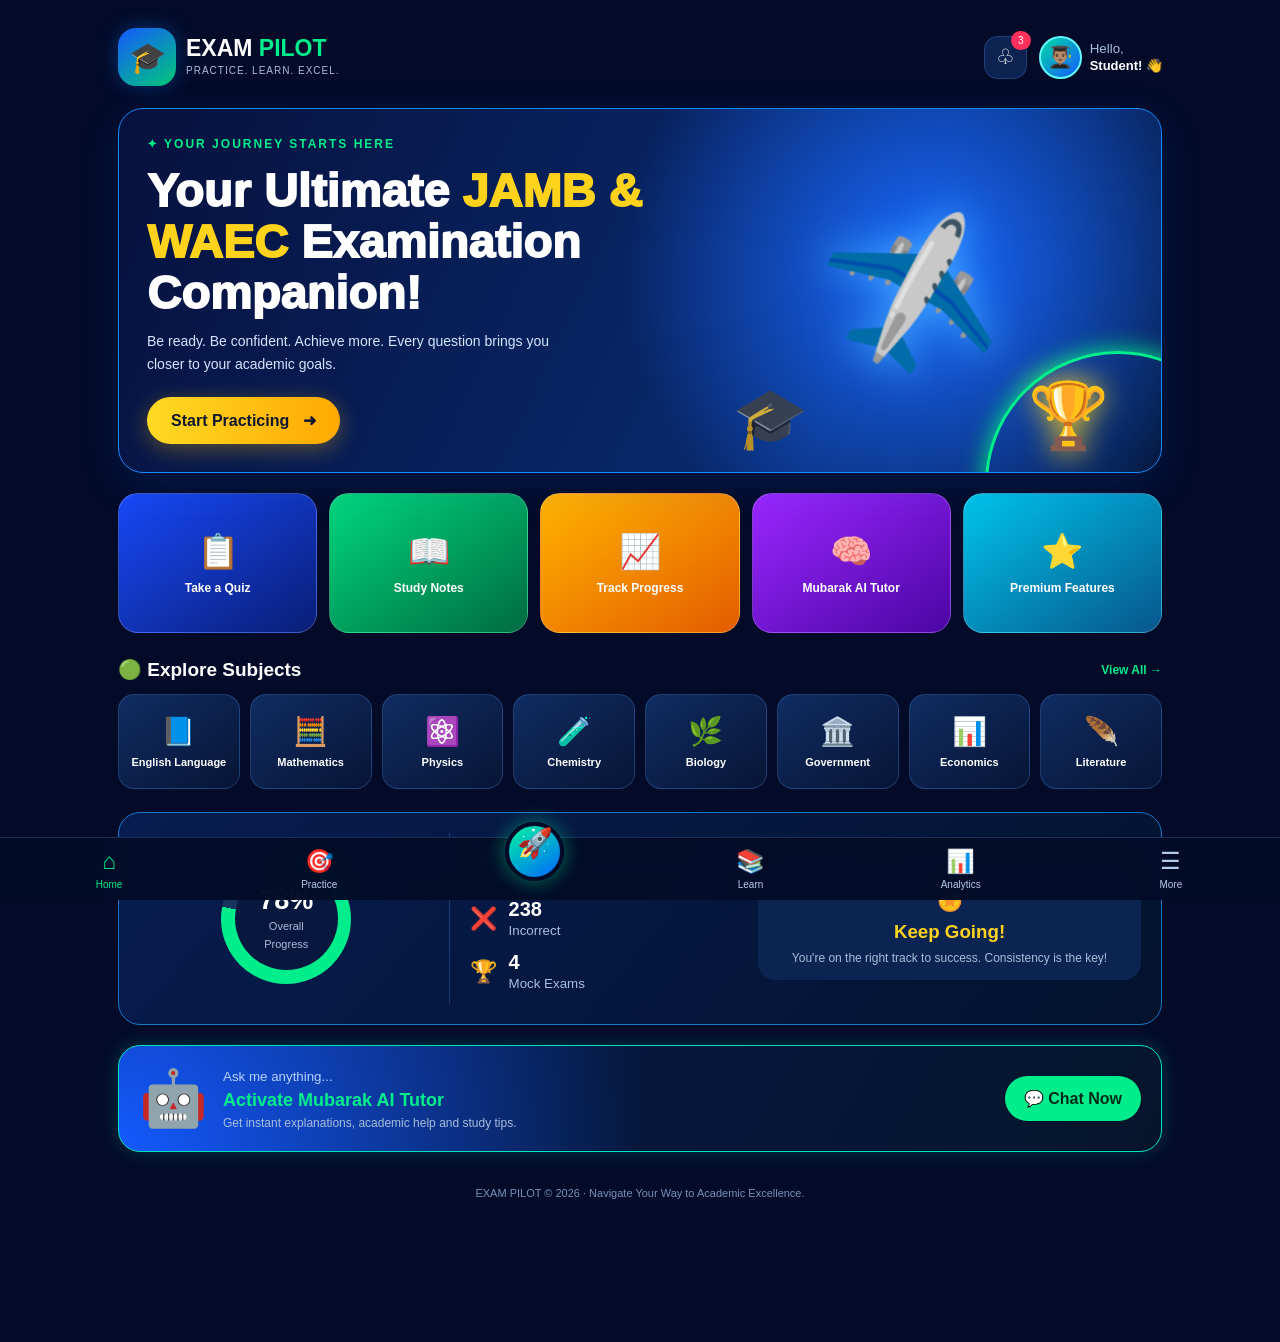
<file: index.html>
<!DOCTYPE html>
<html lang="en">
<head>
<meta charset="UTF-8">
<meta name="viewport" content="width=device-width, initial-scale=1.0">
<meta name="theme-color" content="#030b29">
<meta name="description" content="Exam Pilot - Your ultimate JAMB, WAEC and NECO examination companion.">
<title>Exam Pilot | Practice. Learn. Excel.</title>

<style>
:root {
  --bg:#030b29;
  --panel:#08183d;
  --panel2:#0c2250;
  --green:#00ed8b;
  --blue:#1265ff;
  --gold:#ffd21c;
  --white:#fff;
  --muted:#a9bddc;
  --border:rgba(100,170,255,.23);
}

* {
  margin:0;
  padding:0;
  box-sizing:border-box;
}

body {
  background:var(--bg);
  color:var(--white);
  font-family:Inter,"Segoe UI",Arial,sans-serif;
  min-height:100vh;
  padding-bottom:105px;
}

button {
  font:inherit;
  cursor:pointer;
  border:none;
}

button:focus-visible {
  outline:2px solid var(--gold);
  outline-offset:3px;
}

.app {
  max-width:1100px;
  margin:auto;
  padding:18px;
}

/* HEADER */

.header {
  display:flex;
  align-items:center;
  justify-content:space-between;
  gap:12px;
  margin-bottom:22px;
}

.brand {
  display:flex;
  align-items:center;
  gap:10px;
  cursor:pointer;
}

.logo {
  width:58px;
  height:58px;
  border-radius:18px;
  background:linear-gradient(145deg,#1559ff,#00c978);
  display:grid;
  place-items:center;
  font-size:30px;
  box-shadow:0 0 20px #087aff55;
}

.brand h1 {
  font-size:23px;
  font-weight:900;
  line-height:1;
}

.brand h1 span {
  color:var(--green);
}

.brand small {
  color:var(--muted);
  font-size:10px;
  letter-spacing:1px;
}

.header-right {
  display:flex;
  align-items:center;
  gap:12px;
}

.notification {
  position:relative;
  background:var(--panel2);
  border:1px solid var(--border);
  color:white;
  width:43px;
  height:43px;
  border-radius:14px;
  font-size:21px;
}

.notification::after {
  content:"3";
  position:absolute;
  top:-6px;
  right:-5px;
  background:#ff315c;
  font-size:10px;
  border-radius:50%;
  padding:4px 7px;
}

.profile {
  display:flex;
  align-items:center;
  gap:8px;
  cursor:pointer;
  background:none;
  color:white;
  text-align:left;
}

.avatar {
  width:43px;
  height:43px;
  border-radius:50%;
  display:grid;
  place-items:center;
  background:linear-gradient(135deg,#00dca2,#1559ff);
  border:2px solid #62f8ff;
  font-size:21px;
}

.profile small {
  display:block;
  color:var(--muted);
}

.profile strong {
  font-size:13px;
}

/* HERO */

.hero {
  position:relative;
  min-height:320px;
  border:1px solid #168aff;
  border-radius:25px;
  overflow:hidden;
  padding:28px;
  background:
    radial-gradient(circle at 78% 45%,#1768ff 0%,transparent 37%),
    linear-gradient(115deg,#06113d,#092b70 70%,#051638);
  box-shadow:0 12px 40px #006eff22;
  display:flex;
  align-items:center;
  margin-bottom:20px;
}

.hero::after {
  content:"";
  position:absolute;
  width:260px;
  height:260px;
  right:-90px;
  bottom:-145px;
  border:3px solid var(--green);
  border-radius:50%;
  box-shadow:0 0 25px var(--green);
  pointer-events:none;
}

.hero-content {
  position:relative;
  z-index:2;
  max-width:550px;
}

.hero-label {
  color:var(--green);
  font-weight:800;
  font-size:12px;
  letter-spacing:2px;
  margin-bottom:15px;
}

.hero h2 {
  font-size:clamp(29px,5vw,47px);
  line-height:1.08;
  font-weight:950;
  margin-bottom:12px;
}

.hero h2 span {
  color:var(--gold);
}

.hero p {
  color:#d6e5ff;
  font-size:14px;
  line-height:1.6;
  max-width:420px;
}

.hero-art {
  position:absolute;
  right:5%;
  top:10%;
  height:85%;
  width:38%;
  display:grid;
  place-items:center;
  pointer-events:none;
}

.aircraft {
  font-size:clamp(65px,12vw,130px);
  transform:rotate(-15deg);
  filter:drop-shadow(0 0 20px #42aaff);
  animation:fly 4s ease-in-out infinite;
}

@keyframes fly {
  0%,100% {transform:translateY(0) rotate(-15deg)}
  50% {transform:translateY(-13px) rotate(-10deg)}
}

.trophy {
  position:absolute;
  right:0;
  bottom:0;
  font-size:65px;
  filter:drop-shadow(0 0 15px #ffd21c);
}

.hero-student {
  position:absolute;
  bottom:0;
  left:5%;
  font-size:60px;
  opacity:.8;
}

.primary-btn {
  margin-top:22px;
  background:linear-gradient(90deg,#ffda24,#ffa800);
  color:#10172d;
  padding:14px 24px;
  border-radius:30px;
  font-weight:900;
  box-shadow:0 5px 22px #ffbc0055;
  transition:.2s;
}

.primary-btn:hover {
  transform:translateY(-3px);
}

/* QUICK ACCESS */

.quick-grid {
  display:grid;
  grid-template-columns:repeat(5,minmax(0,1fr));
  gap:12px;
  margin-bottom:25px;
}

.quick-card {
  min-height:120px;
  border-radius:20px;
  border:1px solid #ffffff30;
  color:white;
  padding:16px 8px;
  display:flex;
  flex-direction:column;
  align-items:center;
  justify-content:center;
  gap:10px;
  transition:.25s;
  background:linear-gradient(145deg,#1848f7,#091e76);
}

.quick-card:nth-child(2) {
  background:linear-gradient(145deg,#00d77d,#006b42);
}

.quick-card:nth-child(3) {
  background:linear-gradient(145deg,#ffb300,#e45c00);
}

.quick-card:nth-child(4) {
  background:linear-gradient(145deg,#9a27ff,#4c05a4);
}

.quick-card:nth-child(5) {
  background:linear-gradient(145deg,#00c5e9,#07568d);
}

.quick-card:hover {
  transform:translateY(-5px);
  filter:brightness(1.15);
}

.quick-icon {
  font-size:34px;
}

.quick-card strong {
  font-size:12px;
  text-align:center;
}

/* SECTION HEADINGS */

.section {
  margin-bottom:23px;
}

.section-heading {
  display:flex;
  align-items:center;
  justify-content:space-between;
  margin-bottom:13px;
}

.section-heading h3 {
  font-size:19px;
}

.section-heading button {
  background:none;
  color:var(--green);
  font-size:12px;
  font-weight:bold;
}

/* SUBJECTS */

.subjects {
  display:grid;
  grid-template-columns:repeat(4,minmax(0,1fr));
  gap:10px;
}

.subject {
  border:1px solid var(--border);
  background:linear-gradient(145deg,#102c62,#071535);
  border-radius:16px;
  color:white;
  min-height:95px;
  padding:12px 5px;
  display:flex;
  flex-direction:column;
  justify-content:center;
  align-items:center;
  gap:8px;
  transition:.2s;
}

.subject:hover {
  border-color:var(--green);
  transform:translateY(-3px);
}

.subject span {
  font-size:28px;
}

.subject strong {
  font-size:11px;
  text-align:center;
}

/* PERFORMANCE */

.performance {
  background:linear-gradient(130deg,#071c50,#03132e);
  border:1px solid #1678c9;
  border-radius:22px;
  padding:20px;
  margin-bottom:20px;
  display:grid;
  grid-template-columns:1fr 1fr 1.3fr;
  gap:15px;
  align-items:center;
}

.progress-circle {
  width:130px;
  height:130px;
  border-radius:50%;
  margin:auto;
  display:grid;
  place-items:center;
  background:conic-gradient(var(--green) 0% 78%,#16345e 78% 100%);
  position:relative;
}

.progress-circle::before {
  content:"";
  position:absolute;
  width:103px;
  height:103px;
  background:#07183e;
  border-radius:50%;
}

.progress-text {
  z-index:1;
  text-align:center;
}

.progress-text strong {
  display:block;
  font-size:27px;
}

.progress-text small {
  font-size:11px;
  color:var(--muted);
}

.stats {
  border-left:1px solid var(--border);
  padding-left:20px;
}

.stat {
  display:flex;
  align-items:center;
  gap:12px;
  margin:12px 0;
}

.stat-icon {
  font-size:22px;
}

.stat strong {
  display:block;
  font-size:20px;
}

.stat small {
  color:var(--muted);
}

.motivation {
  text-align:center;
  padding:15px;
  background:#0b2451;
  border-radius:17px;
}

.motivation span {
  font-size:35px;
}

.motivation h3 {
  color:var(--gold);
  margin:8px 0;
}

.motivation p {
  color:var(--muted);
  font-size:12px;
}

/* AI TUTOR */

.ai-banner {
  border:1px solid #00e5bd;
  background:
    radial-gradient(circle at 0% 100%,#145aff 0%,transparent 50%),
    linear-gradient(120deg,#061a4c,#04152b);
  box-shadow:0 0 20px #00e6c033;
  border-radius:22px;
  padding:20px;
  display:flex;
  align-items:center;
  justify-content:space-between;
  gap:15px;
  margin-bottom:25px;
}

.robot {
  font-size:55px;
}

.ai-text {
  flex:1;
}

.ai-text small {
  color:#b7d3ff;
}

.ai-text h3 {
  color:var(--green);
  font-size:18px;
  margin:5px 0;
}

.ai-text p {
  color:var(--muted);
  font-size:12px;
}

.chat-btn {
  background:var(--green);
  color:#002b1a;
  font-weight:900;
  border-radius:25px;
  padding:13px 19px;
}

/* FOOTER */

.footer {
  text-align:center;
  color:#7891b7;
  font-size:11px;
  padding:10px;
}

/* BOTTOM NAVIGATION */

.bottom-nav {
  position:fixed;
  z-index:10;
  bottom:0;
  left:0;
  width:100%;
  background:rgba(3,12,39,.96);
  backdrop-filter:blur(18px);
  border-top:1px solid var(--border);
  display:flex;
  justify-content:space-around;
  align-items:center;
  padding:10px 4px max(10px,env(safe-area-inset-bottom));
}

.nav-item {
  color:#b5c9eb;
  background:none;
  display:flex;
  flex-direction:column;
  align-items:center;
  gap:4px;
  font-size:10px;
  min-width:48px;
}

.nav-item span {
  font-size:23px;
}

.nav-item.active {
  color:var(--green);
}

.rocket-nav {
  width:59px;
  height:59px;
  border-radius:50%;
  background:linear-gradient(145deg,#00f5a0,#0065ff);
  font-size:29px;
  margin-top:-35px;
  border:4px solid var(--bg);
  box-shadow:0 0 20px #00e99b77;
}

/* TOAST */

.toast {
  position:fixed;
  z-index:30;
  bottom:100px;
  left:50%;
  transform:translate(-50%,20px);
  background:#102b52;
  border:1px solid var(--green);
  padding:13px 20px;
  border-radius:12px;
  opacity:0;
  pointer-events:none;
  transition:.3s;
  font-size:13px;
  text-align:center;
  width:max-content;
  max-width:90%;
}

.toast.show {
  opacity:1;
  transform:translate(-50%,0);
}

/* RESPONSIVE DESIGN */

@media(min-width:800px) {
  .app {padding:28px}
  .subjects {grid-template-columns:repeat(8,minmax(0,1fr))}
  .hero {min-height:360px}
  .quick-card {min-height:140px}
}

@media(max-width:520px) {
  .app {padding:12px}
  .brand h1 {font-size:19px}
  .brand small {font-size:9px}
  .logo {width:48px;height:48px}
  .profile small {display:none}
  .profile strong {font-size:11px}

  .hero {
    padding:22px 17px;
    min-height:280px;
  }

  .hero-content {max-width:75%}
  .hero p {font-size:12px}
  .hero-art {right:-3%;width:35%;opacity:.7}
  .aircraft {font-size:65px}
  .trophy {font-size:45px}
  .hero-student {font-size:42px}

  .quick-grid {
    grid-template-columns:repeat(5,minmax(0,1fr));
    gap:6px;
  }

  .quick-card {
    min-height:100px;
    padding:8px 3px;
    border-radius:14px;
  }

  .quick-icon {font-size:25px}
  .quick-card strong {font-size:9px}

  .subjects {
    grid-template-columns:repeat(4,minmax(0,1fr));
    gap:7px;
  }

  .subject {min-height:85px}
  .subject span {font-size:23px}
  .subject strong {font-size:9px}

  .performance {
    grid-template-columns:1fr 1fr;
    padding:13px;
  }

  .progress-circle {
    width:110px;
    height:110px;
  }

  .progress-circle::before {
    width:88px;
    height:88px;
  }

  .stats {padding-left:12px}
  .motivation {grid-column:1/-1}

  .ai-banner {padding:13px;gap:8px}
  .robot {font-size:38px}
  .ai-text h3 {font-size:14px}
  .ai-text p {font-size:10px}
  .chat-btn {padding:10px;font-size:11px}
}

@media(max-width:350px) {
  .quick-card strong {font-size:8px}
  .profile {display:none}
  .hero-content {max-width:85%}
}
</style>
</head>

<body>

<div class="app">

  <!-- HEADER -->

  <header class="header">

    <div class="brand" onclick="go('home')">
      <div class="logo">🎓</div>

      <div>
        <h1>EXAM <span>PILOT</span></h1>
        <small>PRACTICE. LEARN. EXCEL.</small>
      </div>
    </div>

    <div class="header-right">

      <button class="notification"
        aria-label="Notifications"
        onclick="go('notifications')">♧</button>

      <button class="profile" onclick="go('profile')">

        <div class="avatar">👨🏽‍🎓</div>

        <div>
          <small>Hello,</small>
          <strong>Student! 👋</strong>
        </div>

      </button>

    </div>
  </header>

  <!-- HERO -->

  <section class="hero">

    <div class="hero-content">

      <div class="hero-label">
        ✦ YOUR JOURNEY STARTS HERE
      </div>

      <h2>
        Your Ultimate
        <span>JAMB & WAEC</span>
        Examination Companion!
      </h2>

      <p>
        Be ready. Be confident. Achieve more.
        Every question brings you closer to your
        academic goals.
      </p>

      <button class="primary-btn" onclick="go('practice')">
        Start Practicing &nbsp; ➜
      </button>

    </div>

    <div class="hero-art">
      <div class="aircraft">✈️</div>
      <div class="trophy">🏆</div>
      <div class="hero-student">🎓</div>
    </div>

  </section>

  <!-- QUICK ACCESS -->

  <section class="quick-grid">

    <button class="quick-card" onclick="go('practice')">
      <span class="quick-icon">📋</span>
      <strong>Take a Quiz</strong>
    </button>

    <button class="quick-card" onclick="go('notes')">
      <span class="quick-icon">📖</span>
      <strong>Study Notes</strong>
    </button>

    <button class="quick-card" onclick="go('analytics')">
      <span class="quick-icon">📈</span>
      <strong>Track Progress</strong>
    </button>

    <button class="quick-card" onclick="go('tutor')">
      <span class="quick-icon">🧠</span>
      <strong>Mubarak AI Tutor</strong>
    </button>

    <button class="quick-card" onclick="go('premium')">
      <span class="quick-icon">⭐</span>
      <strong>Premium Features</strong>
    </button>

  </section>

  <!-- SUBJECTS -->

  <section class="section">

    <div class="section-heading">

      <h3>🟢 Explore Subjects</h3>

      <button onclick="go('subjects')">
        View All →
      </button>

    </div>

    <div class="subjects">

      <button class="subject"
        onclick="subject('English Language')">
        <span>📘</span>
        <strong>English Language</strong>
      </button>

      <button class="subject"
        onclick="subject('Mathematics')">
        <span>🧮</span>
        <strong>Mathematics</strong>
      </button>

      <button class="subject"
        onclick="subject('Physics')">
        <span>⚛️</span>
        <strong>Physics</strong>
      </button>

      <button class="subject"
        onclick="subject('Chemistry')">
        <span>🧪</span>
        <strong>Chemistry</strong>
      </button>

      <button class="subject"
        onclick="subject('Biology')">
        <span>🌿</span>
        <strong>Biology</strong>
      </button>

      <button class="subject"
        onclick="subject('Government')">
        <span>🏛️</span>
        <strong>Government</strong>
      </button>

      <button class="subject"
        onclick="subject('Economics')">
        <span>📊</span>
        <strong>Economics</strong>
      </button>

      <button class="subject"
        onclick="subject('Literature in English')">
        <span>🪶</span>
        <strong>Literature</strong>
      </button>

    </div>
  </section>

  <!-- PERFORMANCE -->

  <section class="performance" id="performance">

    <div class="progress-circle">

      <div class="progress-text">
        <strong id="progressValue">78%</strong>
        <small>Overall<br>Progress</small>
      </div>

    </div>

    <div class="stats">

      <div class="stat">
        <span class="stat-icon">🟢</span>
        <div>
          <strong id="correct">850</strong>
          <small>Correct</small>
        </div>
      </div>

      <div class="stat">
        <span class="stat-icon">❌</span>
        <div>
          <strong id="incorrect">238</strong>
          <small>Incorrect</small>
        </div>
      </div>

      <div class="stat">
        <span class="stat-icon">🏆</span>
        <div>
          <strong id="mock">4</strong>
          <small>Mock Exams</small>
        </div>
      </div>

    </div>

    <div class="motivation">
      <span>🏅</span>
      <h3>Keep Going!</h3>
      <p>
        You're on the right track to success.
        Consistency is the key!
      </p>
    </div>

  </section>

  <!-- AI TUTOR -->

  <section class="ai-banner">

    <div class="robot">🤖</div>

    <div class="ai-text">
      <small>Ask me anything...</small>
      <h3>Activate Mubarak AI Tutor</h3>
      <p>
        Get instant explanations, academic help
        and study tips.
      </p>
    </div>

    <button class="chat-btn" onclick="go('tutor')">
      💬 Chat Now
    </button>

  </section>

  <footer class="footer">
    EXAM PILOT © 2026 · Navigate Your Way to Academic Excellence.
  </footer>

</div>

<!-- BOTTOM NAVIGATION -->

<nav class="bottom-nav">

  <button class="nav-item active" onclick="go('home')">
    <span>⌂</span>
    Home
  </button>

  <button class="nav-item" onclick="go('practice')">
    <span>🎯</span>
    Practice
  </button>

  <button class="nav-item rocket-nav"
    onclick="go('practice')"
    aria-label="Launch practice">
    🚀
  </button>

  <button class="nav-item" onclick="go('notes')">
    <span>📚</span>
    Learn
  </button>

  <button class="nav-item" onclick="go('analytics')">
    <span>📊</span>
    Analytics
  </button>

  <button class="nav-item" onclick="go('more')">
    <span>☰</span>
    More
  </button>

</nav>

<!-- NOTIFICATION MESSAGE -->

<div class="toast" id="toast"></div>

<script>

/* =====================================
   EXAM PILOT CENTRAL NAVIGATION SYSTEM
===================================== */

/*
  Each key represents a destination.
  Each value represents its HTML filename.

  Add new pages to this object as the
  application continues to develop.
*/

const PAGE_ROUTES = {

  home: "index.html",

  practice: "practice.html",

  subjects: "practice.html",

  notes: "study-library.html",

  analytics: "analytics.html",

  tutor: "tutor.html",

  premium: "premium.html",

  more: "more.html",

  profile: "profile.html",

  notifications: "notifications.html"

};


/* =====================================
   MAIN PAGE NAVIGATION
===================================== */

function go(page) {

  const destination = PAGE_ROUTES[page];

  if (!destination) {
    notify("This page is not available yet.");
    return;
  }

  if (page === "home") {
    window.location.href = destination;
    return;
  }

  window.location.href = destination;
}


/* =====================================
   SUBJECT NAVIGATION
===================================== */

function subject(name) {

  const destination =
    PAGE_ROUTES.practice +
    "?subject=" + encodeURIComponent(name);

  window.location.href = destination;

}


/* =====================================
   NOTIFICATION SYSTEM
===================================== */

let toastTimer;

function notify(message) {

  const toast = document.getElementById("toast");

  toast.textContent = message;

  toast.classList.add("show");

  clearTimeout(toastTimer);

  toastTimer = setTimeout(() => {
    toast.classList.remove("show");
  }, 2500);

}


/* =====================================
   PERFORMANCE DASHBOARD
===================================== */

/*
  These are demonstration values.

  Later, connect this function to the
  actual student's examination records.
*/

function updatePerformance(data) {

  const progress = Math.max(
    0,
    Math.min(100, Number(data.progress) || 0)
  );

  document.getElementById("progressValue").textContent =
    progress + "%";

  document.getElementById("correct").textContent =
    data.correct;

  document.getElementById("incorrect").textContent =
    data.incorrect;

  document.getElementById("mock").textContent =
    data.mock;

  document.querySelector(".progress-circle").style.background =
    `conic-gradient(
      var(--green) 0% ${progress}%,
      #16345e ${progress}% 100%
    )`;

}


/* =====================================
   OPTIONAL NAVIGATION HELPERS
===================================== */

// Update these sample figures with real data
// when the CBT engine and database are ready.

</script>

</body>
</html>
</file>
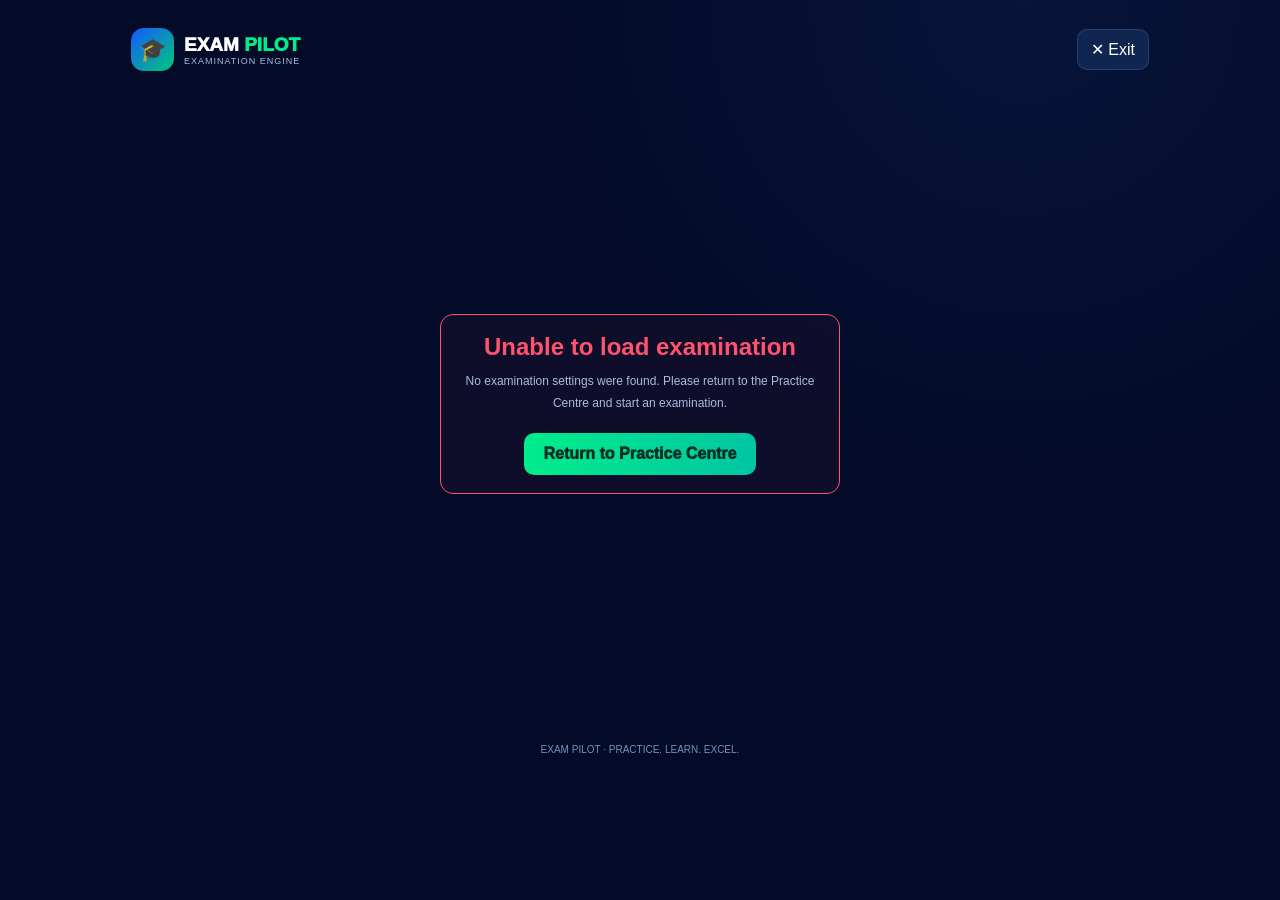
<file: cbt.html>
<!DOCTYPE html>
<html lang="en">
<head>
<meta charset="UTF-8">
<meta name="viewport" content="width=device-width, initial-scale=1.0">
<meta name="theme-color" content="#030b29">
<title>Examination | Exam Pilot</title>

<style>
:root {
  --bg:#030b29;
  --panel:#091a40;
  --panel2:#102650;
  --green:#00ed8b;
  --blue:#1265ff;
  --gold:#ffd21c;
  --white:#fff;
  --muted:#a9bddc;
  --border:rgba(120,170,255,.2);
  --red:#ff526e;
}
*{box-sizing:border-box;margin:0;padding:0}
body{
  background:radial-gradient(circle at 80% 0%,#10285a55,transparent 35%),var(--bg);
  color:var(--white);
  font-family:Inter,"Segoe UI",Arial,sans-serif;
  min-height:100vh;
}
button{font:inherit;cursor:pointer;border:0}
button:focus-visible{outline:2px solid var(--gold);outline-offset:3px}
.hidden{display:none!important}
.container{max-width:1050px;margin:auto;padding:16px}

/* HEADER */
.header{
  display:flex;justify-content:space-between;align-items:center;
  gap:12px;padding:12px 0 18px;
}
.brand{display:flex;align-items:center;gap:10px}
.logo{
  width:43px;height:43px;border-radius:13px;
  display:grid;place-items:center;font-size:22px;
  background:linear-gradient(135deg,#1559ff,#00c978);
}
.brand h1{font-size:19px;font-weight:950}
.brand h1 span{color:var(--green)}
.brand small{display:block;color:var(--muted);font-size:9px;letter-spacing:1px}
.header-right{display:flex;align-items:center;gap:9px}
.header-btn{
  padding:10px 13px;border-radius:10px;
  background:var(--panel2);color:white;border:1px solid var(--border);
}
.timer{
  padding:10px 14px;border-radius:11px;
  background:#102650;border:1px solid var(--border);
  font-weight:900;color:var(--green);font-variant-numeric:tabular-nums;
}
.timer.warning{color:var(--red);border-color:var(--red)}

/* EXAM INFO */
.exam-info{
  display:flex;justify-content:space-between;flex-wrap:wrap;
  gap:12px;padding:17px;
  border:1px solid #1b79ce;border-radius:17px;
  background:linear-gradient(120deg,#0d2c69,#071535);
  margin-bottom:15px;
}
.exam-info h2{font-size:19px;margin-bottom:5px}
.exam-info p{font-size:11px;color:#c4d7f5;line-height:1.7}
.info-tags{display:flex;gap:7px;flex-wrap:wrap;margin-top:10px}
.tag{
  padding:6px 9px;background:#ffffff12;border:1px solid #ffffff18;
  border-radius:20px;font-size:10px;color:#d7e9ff;
}

/* PROGRESS */
.progress-area{
  background:var(--panel);padding:14px;border-radius:14px;
  border:1px solid var(--border);margin-bottom:15px;
}
.progress-label{
  display:flex;justify-content:space-between;gap:10px;
  font-size:11px;color:var(--muted);margin-bottom:9px;
}
.progress-track{height:6px;background:#1c3156;border-radius:10px;overflow:hidden}
.progress-fill{
  height:100%;width:0;background:var(--green);
  border-radius:10px;transition:.3s;
}

/* QUESTION */
.question-card{
  background:linear-gradient(145deg,#0a1d45,#07142f);
  border:1px solid var(--border);
  border-radius:19px;padding:22px;margin-bottom:14px;
}
.question-top{
  display:flex;justify-content:space-between;align-items:center;
  flex-wrap:wrap;gap:10px;margin-bottom:18px;
}
.question-number{color:var(--green);font-size:12px;font-weight:900}
.question-topic{
  color:var(--muted);font-size:10px;
  padding:6px 10px;background:#ffffff0c;border-radius:20px;
}
.instruction{
  color:var(--gold);font-size:12px;line-height:1.7;
  margin-bottom:13px;font-weight:700;
}
.passage{
  padding:16px;background:#102650;border-left:3px solid var(--green);
  border-radius:10px;margin-bottom:17px;
  font-size:13px;line-height:1.9;color:#d6e5ff;
  white-space:pre-wrap;
}
.passage-title{color:var(--green);font-weight:900;margin-bottom:8px}
.question-text{
  font-size:16px;line-height:1.8;font-weight:650;
  margin-bottom:20px;white-space:pre-wrap;
}
.options{display:grid;gap:11px}
.option{
  display:flex;align-items:flex-start;gap:12px;
  width:100%;padding:14px;
  background:#102650;border:1px solid var(--border);
  border-radius:12px;color:white;text-align:left;
  transition:.2s;line-height:1.6;font-size:13px;
}
.option:hover{border-color:var(--green)}
.option.selected{
  border:1px solid var(--green);
  background:#064b3b;
}
.option.correct{border-color:var(--green);background:#064b3b}
.option.incorrect{border-color:var(--red);background:#511d31}
.option-letter{
  min-width:27px;height:27px;border-radius:8px;
  display:grid;place-items:center;background:#ffffff12;
  font-weight:900;color:var(--green);font-size:11px;
}
.option-text{flex:1}
.option:disabled{cursor:default;opacity:1}

/* QUESTION ACTIONS */
.question-actions{
  display:flex;justify-content:space-between;align-items:center;
  gap:10px;margin-top:18px;flex-wrap:wrap;
}
.action-btn{
  padding:11px 15px;border-radius:10px;
  background:#102650;border:1px solid var(--border);color:white;
  font-size:12px;font-weight:800;
}
.action-btn:disabled{opacity:.4;cursor:not-allowed}
.mark-btn{color:var(--gold)}
.mark-btn.marked{background:#493a0c;border-color:var(--gold)}
.navigation{
  display:flex;gap:9px;
}
.primary-btn{
  background:linear-gradient(90deg,#00ed8b,#00c5a3);
  color:#002e22;font-weight:950;
  padding:12px 20px;border-radius:10px;
}

/* JUMP BOX */
.jump-section{
  margin-top:14px;background:var(--panel);
  border:1px solid var(--border);border-radius:16px;
  overflow:hidden;
}
.jump-header{
  display:flex;justify-content:space-between;align-items:center;
  padding:14px 16px;gap:10px;
}
.jump-header strong{font-size:13px}
.jump-header small{display:block;color:var(--muted);font-size:10px;margin-top:4px}
.jump-toggle{
  background:#064b3b;color:var(--green);
  border:1px solid #00ed8b55;padding:9px 13px;
  border-radius:9px;font-size:11px;font-weight:900;
}
.jump-body{padding:0 15px 16px}
.jump-legend{
  display:flex;flex-wrap:wrap;gap:12px;
  font-size:10px;color:var(--muted);margin-bottom:13px;
}
.legend-item{display:flex;align-items:center;gap:5px}
.legend-dot{width:9px;height:9px;border-radius:3px;background:#284168}
.legend-dot.answered{background:var(--green)}
.legend-dot.marked{background:var(--gold)}
.legend-dot.current{background:var(--blue)}
.jump-grid{
  display:grid;grid-template-columns:repeat(8,minmax(0,1fr));
  gap:8px;max-height:240px;overflow-y:auto;padding:3px;
}
.jump-number{
  padding:10px 3px;background:#102650;
  border:1px solid var(--border);border-radius:8px;
  color:white;font-size:11px;font-weight:800;
}
.jump-number.answered{background:#064b3b;border-color:#00ed8b}
.jump-number.marked{background:#493a0c;border-color:var(--gold);color:var(--gold)}
.jump-number.current{background:var(--blue);border-color:#76a6ff}
.jump-number.answered.current{background:var(--blue)}
.jump-footer{
  display:flex;justify-content:space-between;flex-wrap:wrap;
  gap:10px;margin-top:13px;font-size:11px;color:var(--muted);
}

/* EXPLANATION */
.explanation{
  margin-top:18px;padding:16px;
  border:1px solid #00ed8b55;border-radius:13px;
  background:#06402e44;line-height:1.8;
}
.explanation h3{font-size:14px;color:var(--green);margin-bottom:10px}
.explanation p{font-size:12px;color:#d6e9e0;margin:7px 0}
.explanation strong{color:white}
.explanation .learning{
  border-top:1px solid #ffffff20;margin-top:12px;padding-top:12px;
  color:var(--gold);
}

/* MODAL AND RESULTS */
.overlay{
  position:fixed;inset:0;z-index:50;
  background:#000b;display:flex;align-items:center;
  justify-content:center;padding:16px;
}
.modal{
  width:100%;max-width:470px;background:#091a40;
  border:1px solid var(--border);border-radius:20px;padding:24px;
  max-height:90vh;overflow:auto;
}
.modal h2{font-size:21px;margin-bottom:10px}
.modal p{font-size:12px;color:var(--muted);line-height:1.8}
.modal-actions{display:flex;gap:9px;margin-top:20px}
.modal-actions button{flex:1}
.result-score{
  font-size:48px;color:var(--green);font-weight:950;
  margin:18px 0 5px;
}
.result-grid{
  display:grid;grid-template-columns:1fr 1fr;gap:10px;margin-top:20px;
}
.result-item{background:#102650;border-radius:11px;padding:13px}
.result-item small{color:var(--muted);font-size:10px}
.result-item strong{display:block;margin-top:6px;font-size:19px}
.result-actions{display:grid;gap:10px;margin-top:20px}
.result-actions button{width:100%}
.loading{
  min-height:70vh;display:flex;align-items:center;
  justify-content:center;text-align:center;
}
.loading-inner{max-width:400px;padding:25px}
.spinner{
  width:40px;height:40px;border:4px solid #ffffff22;
  border-top-color:var(--green);border-radius:50%;
  animation:spin .8s linear infinite;margin:0 auto 18px;
}
@keyframes spin{to{transform:rotate(360deg)}}
.loading p{font-size:12px;color:var(--muted);line-height:1.8;margin-top:9px}
.error-box{
  border:1px solid var(--red);background:#511d3122;
  border-radius:13px;padding:18px;text-align:center;
}
.error-box h2{color:var(--red);margin-bottom:10px}
.error-box p{font-size:12px;line-height:1.8;color:var(--muted)}
.footer{text-align:center;color:#7891b7;font-size:10px;padding:25px 10px}

@media(max-width:520px){
  .container{padding:10px}
  .brand h1{font-size:16px}
  .timer{font-size:12px;padding:9px}
  .header-btn{font-size:10px;padding:9px}
  .question-card{padding:16px}
  .question-text{font-size:14px}
  .jump-grid{grid-template-columns:repeat(6,minmax(0,1fr));gap:6px}
  .jump-number{padding:10px 2px}
  .exam-info h2{font-size:16px}
  .navigation button{padding:11px 13px}
}
</style>
</head>

<body>

<div class="container">

  <header class="header">
    <div class="brand">
      <div class="logo">🎓</div>
      <div>
        <h1>EXAM <span>PILOT</span></h1>
        <small>EXAMINATION ENGINE</small>
      </div>
    </div>

    <div class="header-right">
      <div class="timer hidden" id="timer">30:00</div>
      <button class="header-btn" onclick="confirmExit()">✕ Exit</button>
    </div>
  </header>

  <div id="loading" class="loading">
    <div class="loading-inner">
      <div class="spinner"></div>
      <h2>Preparing your examination</h2>
      <p id="loadingText">Loading your selected questions...</p>
    </div>
  </div>

  <div id="examArea" class="hidden">

    <section class="exam-info">
      <div>
        <h2 id="examTitle">Examination</h2>
        <p id="examSubtitle">Subject</p>
        <div class="info-tags">
          <span class="tag" id="modeTag">Practice Mode</span>
          <span class="tag" id="yearTag">All Years</span>
          <span class="tag" id="topicTag">All Topics</span>
        </div>
      </div>
      <div>
        <p>EXAMINATION PROGRESS</p>
        <h2 id="questionCounter">1 / 30</h2>
      </div>
    </section>

    <section class="progress-area">
      <div class="progress-label">
        <span>Questions completed</span>
        <strong id="progressText">0%</strong>
      </div>
      <div class="progress-track">
        <div class="progress-fill" id="progressFill"></div>
      </div>
    </section>

    <main class="question-card">

      <div class="question-top">
        <span class="question-number" id="questionNumber">QUESTION 01</span>
        <span class="question-topic" id="questionTopic">General</span>
      </div>

      <div id="instruction" class="instruction hidden"></div>

      <div id="passageBox" class="passage hidden">
        <div class="passage-title">READ THE PASSAGE</div>
        <div id="passageText"></div>
      </div>

      <div class="question-text" id="questionText"></div>

      <div class="options" id="options"></div>

      <div id="explanationBox" class="explanation hidden">
        <h3>✦ DETAILED EXPLANATION</h3>
        <div id="explanationContent"></div>
      </div>

      <div class="question-actions">
        <button class="action-btn mark-btn" id="markButton" onclick="toggleMark()">
          ☆ Mark for review
        </button>

        <div class="navigation">
          <button class="action-btn" id="previousButton" onclick="previousQuestion()">
            ← Previous
          </button>
          <button class="primary-btn" id="nextButton" onclick="nextQuestion()">
            Next →
          </button>
        </div>
      </div>

    </main>

    <!-- JUMP BOX IS BELOW THE QUESTION CARD -->

    <section class="jump-section">

      <div class="jump-header">
        <div>
          <strong>QUESTION NAVIGATOR</strong>
          <small>Jump directly to any question</small>
        </div>
        <button class="jump-toggle" id="jumpToggle" onclick="toggleJumpBox()">
          OPEN NAVIGATOR +
        </button>
      </div>

      <div class="jump-body hidden" id="jumpBody">

        <div class="jump-legend">
          <span class="legend-item"><i class="legend-dot current"></i> Current</span>
          <span class="legend-item"><i class="legend-dot answered"></i> Answered</span>
          <span class="legend-item"><i class="legend-dot marked"></i> Review</span>
          <span class="legend-item"><i class="legend-dot"></i> Unanswered</span>
        </div>

        <div class="jump-grid" id="jumpGrid"></div>

        <div class="jump-footer">
          <span id="answeredCount">Answered: 0</span>
          <span id="markedCount">Marked: 0</span>
          <span id="remainingCount">Remaining: 0</span>
        </div>

      </div>
    </section>

    <div style="text-align:center;margin-top:17px">
      <button class="primary-btn" style="width:100%" onclick="confirmSubmit()">
        SUBMIT EXAMINATION
      </button>
    </div>

  </div>

  <section id="errorArea" class="hidden loading">
    <div class="loading-inner error-box">
      <h2>Unable to load examination</h2>
      <p id="errorMessage"></p>
      <button class="primary-btn" style="margin-top:18px" onclick="returnToPractice()">
        Return to Practice Centre
      </button>
    </div>
  </section>

  <section id="resultArea" class="hidden">
    <div class="question-card" style="text-align:center">
      <div style="font-size:45px">🏆</div>
      <h2>EXAMINATION COMPLETED</h2>
      <p style="color:var(--muted);font-size:12px;margin-top:8px">
        Your performance report is ready.
      </p>

      <div class="result-score" id="resultPercentage">0%</div>
      <p id="resultRemark"></p>

      <div class="result-grid">
        <div class="result-item"><small>Total Questions</small><strong id="resultTotal">0</strong></div>
        <div class="result-item"><small>Correct Answers</small><strong id="resultCorrect">0</strong></div>
        <div class="result-item"><small>Wrong Answers</small><strong id="resultWrong">0</strong></div>
        <div class="result-item"><small>Unanswered</small><strong id="resultSkipped">0</strong></div>
        <div class="result-item"><small>Time Used</small><strong id="resultTime">0 min</strong></div>
        <div class="result-item"><small>Questions Marked</small><strong id="resultMarked">0</strong></div>
      </div>

      <div class="result-actions">
        <button class="primary-btn" onclick="reviewAnswers()">REVIEW ANSWERS & EXPLANATIONS</button>
        <button class="action-btn" onclick="returnToPractice()">NEW PRACTICE SESSION</button>
        <button class="action-btn" onclick="goHome()">RETURN HOME</button>
      </div>
    </div>
  </section>

  <footer class="footer">
    EXAM PILOT · PRACTICE. LEARN. EXCEL.
  </footer>

</div>

<!-- CONFIRMATION MODAL -->
<div class="overlay hidden" id="confirmOverlay">
  <div class="modal">
    <h2 id="modalTitle">Submit examination?</h2>
    <p id="modalMessage"></p>
    <div class="modal-actions">
      <button class="action-btn" onclick="closeModal()">CANCEL</button>
      <button class="primary-btn" id="modalConfirm">CONTINUE</button>
    </div>
  </div>
</div>

<script>
"use strict";

/* =========================================
   EXAM PILOT CBT ENGINE
   Reads configuration from practice.html
========================================= */

const CONFIG_KEY = "examPilotConfig";
const BANK_MANIFEST = "questions/manifest.json";

let config = null;
let questions = [];
let currentIndex = 0;
let answers = {};
let marked = new Set();
let submitted = false;
let reviewMode = false;
let timeRemaining = 0;
let totalDuration = 0;
let timerInterval = null;
let startedAt = null;
let elapsedSeconds = 0;
let bankPassages = {};
let reviewReturnIndex = 0;

/* =========================================
   UTILITIES
========================================= */

const $ = id => document.getElementById(id);

function escapeHTML(value) {
  return String(value ?? "").replace(/[&<>"']/g, char => ({
    "&":"&amp;",
    "<":"&lt;",
    ">":"&gt;",
    '"':"&quot;",
    "'":"&#039;"
  })[char]);
}

function normalize(value) {
  return String(value ?? "")
    .toLowerCase()
    .replace(/&/g,"and")
    .replace(/[^a-z0-9]/g,"");
}

function showError(message) {
  clearInterval(timerInterval);
  $("loading").classList.add("hidden");
  $("examArea").classList.add("hidden");
  $("errorArea").classList.remove("hidden");
  $("errorMessage").textContent = message;
}

function returnToPractice() {
  window.location.href = "practice.html";
}

function goHome() {
  window.location.href = "index.html";
}

/* =========================================
   READ PRACTICE PAGE CONFIGURATION
========================================= */

function readConfiguration() {
  const saved = sessionStorage.getItem(CONFIG_KEY);

  if (!saved) {
    throw new Error(
      "No examination settings were found. Please return to the Practice Centre and start an examination."
    );
  }

  const data = JSON.parse(saved);

  const required = [
    "exam","subject","mode","questions","difficulty","year"
  ];

  for (const field of required) {
    if (data[field] === undefined || data[field] === null) {
      throw new Error("Missing examination setting: " + field);
    }
  }

  if (!["JAMB","WAEC","NECO"].includes(data.exam)) {
    throw new Error("Invalid examination type.");
  }

  if (!["practice","timed"].includes(data.mode)) {
    throw new Error("Invalid practice mode.");
  }

  if (!Number.isInteger(Number(data.questions)) || Number(data.questions) < 1) {
    throw new Error("Invalid question count.");
  }

  return data;
}

/* =========================================
   QUESTION BANK LOADING
   Manifest example:
   {
     "banks": [
       {
         "exam":"JAMB",
         "subject":"English Language",
         "year":2024,
         "file":"JAMB/Use-of-English/2024.js"
       }
     ]
   }

   Each bank file registers itself using:
   ExamPilot.registerBank({...})
========================================= */

window.ExamPilot = window.ExamPilot || {};

window.ExamPilot.registerBank = function(bank) {
  if (!bank || !Array.isArray(bank.questions)) {
    throw new Error("Invalid question bank registration.");
  }

  window.ExamPilot.loadedBanks =
    window.ExamPilot.loadedBanks || [];

  window.ExamPilot.loadedBanks.push(bank);
};

function loadScript(src) {
  return new Promise((resolve,reject) => {
    const script = document.createElement("script");
    script.src = src;
    script.onload = resolve;
    script.onerror = () => reject(
      new Error("Could not load question bank: " + src)
    );
    document.head.appendChild(script);
  });
}

function subjectPath(subject) {
  const aliases = {
    "English Language":"Use-of-English",
    "Literature in English":"Literature-in-English",
    "Agricultural Science":"Agricultural-Science",
    "Civic Education":"Civic-Education",
    "Computer Studies":"Computer-Studies",
    "Further Mathematics":"Further-Mathematics"
  };

  return aliases[subject] ||
    subject.trim().replace(/\s+/g,"-");
}

async function loadQuestionBanks() {
  const response = await fetch(BANK_MANIFEST, {cache:"no-cache"});

  if (!response.ok) {
    throw new Error(
      "Question bank manifest not found. Check questions/manifest.json."
    );
  }

  const manifest = await response.json();
  const entries = manifest.banks || [];

  const matching = entries.filter(bank => {
    return normalize(bank.exam) === normalize(config.exam) &&
      normalize(bank.subject) === normalize(config.subject) &&
      (config.year === "all" ||
       String(bank.year) === String(config.year));
  });

  if (!matching.length) {
    throw new Error(
      "No question bank is registered for " +
      config.exam + " " + config.subject +
      (config.year === "all" ? "" : " (" + config.year + ")") +
      ". Add the relevant year to questions/manifest.json."
    );
  }

  window.ExamPilot.loadedBanks = [];

  for (const bank of matching) {
    $("loadingText").textContent =
      "Loading " + bank.year + " question bank...";

    const path = bank.file.startsWith("questions/")
      ? bank.file
      : "questions/" + bank.file;

    await loadScript(path);
  }

  const registered = window.ExamPilot.loadedBanks || [];

  if (!registered.length) {
    throw new Error(
      "The year files loaded, but did not register any questions."
    );
  }

  let allQuestions = [];

  for (const bank of registered) {
    allQuestions.push(...bank.questions);

    if (bank.passages) {
      Object.assign(bankPassages, bank.passages);
    }
  }

  return allQuestions;
}

/* =========================================
   FILTER QUESTIONS
========================================= */

function filterQuestions(bankQuestions) {
  return bankQuestions.filter(q => {

    const examMatch = normalize(q.exam) === normalize(config.exam);
    const subjectMatch =
      normalize(q.subject) === normalize(config.subject);

    const yearMatch = config.year === "all" ||
      String(q.year) === String(config.year);

    const topicMatch = config.topic === "all" ||
      normalize(q.topic) === normalize(config.topic);

    const difficultyMatch = config.difficulty === "all" ||
      normalize(q.difficulty) === normalize(config.difficulty);

    return examMatch && subjectMatch &&
      yearMatch && topicMatch && difficultyMatch;
  });
}

/* =========================================
   SHUFFLE
========================================= */

function shuffle(array) {
  const copy = [...array];

  for (let i = copy.length - 1; i > 0; i--) {
    const j = Math.floor(Math.random() * (i + 1));
    [copy[i],copy[j]] = [copy[j],copy[i]];
  }

  return copy;
}

/* =========================================
   VALIDATE QUESTION STRUCTURE
========================================= */

function validateQuestion(q) {
  return q &&
    typeof q.q === "string" &&
    Array.isArray(q.a) &&
    q.a.length >= 2 &&
    Number.isInteger(Number(q.c)) &&
    Number(q.c) >= 0 &&
    Number(q.c) < q.a.length;
}

/* =========================================
   INITIALISE EXAMINATION
========================================= */

async function initialiseExam() {
  try {
    config = readConfiguration();

    $("loadingText").textContent =
      "Connecting to the question bank...";

    const bankQuestions = await loadQuestionBanks();

    let filtered = filterQuestions(bankQuestions)
      .filter(validateQuestion);

    if (!filtered.length) {
      throw new Error(
        "No valid questions match your selected settings. Try another year, topic or difficulty."
      );
    }

    // Randomise question order.
    filtered = shuffle(filtered);

    // Use only the requested number of questions.
    questions = filtered.slice(0,Number(config.questions));

    // Prepare examination duration.
    if (config.mode === "timed") {
      if (!Number.isFinite(Number(config.duration)) ||
          Number(config.duration) <= 0) {
        throw new Error("Invalid examination duration.");
      }

      totalDuration = Number(config.duration) * 60;
      timeRemaining = totalDuration;
      $("timer").classList.remove("hidden");
    }

    startedAt = Date.now();

    configureHeader();

    $("loading").classList.add("hidden");
    $("examArea").classList.remove("hidden");

    renderJumpBox();
    renderQuestion();

    if (config.mode === "timed") {
      startTimer();
    }

  } catch (error) {
    showError(error.message || "An unexpected error occurred.");
  }
}

/* =========================================
   EXAM HEADER
========================================= */

function configureHeader() {
  $("examTitle").textContent =
    config.exam === "JAMB" ? "JAMB / UTME Examination" :
    config.exam + " Examination";

  $("examSubtitle").textContent = config.subject;

  $("modeTag").textContent =
    config.mode === "practice" ? "Practice Mode" : "Timed CBT";

  $("yearTag").textContent =
    config.year === "all" ? "All Years" : config.year;

  $("topicTag").textContent =
    config.topic === "all" ? "All Topics" : config.topic;
}

/* =========================================
   QUESTION RENDERING
========================================= */

function renderQuestion() {
  if (!questions.length) return;

  const q = questions[currentIndex];
  const selected = answers[currentIndex];

  $("questionNumber").textContent =
    "QUESTION " + String(currentIndex + 1).padStart(2,"0");

  $("questionCounter").textContent =
    (currentIndex + 1) + " / " + questions.length;

  $("questionTopic").textContent =
    q.topic || "General";

  $("questionText").textContent = q.q;

  // Instructions
  const instruction = q.instr || q.instruction || "";

  $("instruction").textContent = instruction;
  $("instruction").classList.toggle("hidden",!instruction);

  // Comprehension passage
  let passage = q.passage || "";

  if (!passage && q.passageId) {
    const stored = bankPassages[q.passageId];
    passage = typeof stored === "string"
      ? stored
      : stored?.text || "";
  }

  $("passageText").textContent = passage;
  $("passageBox").classList.toggle("hidden",!passage);

  // Answer options
  const optionsContainer = $("options");
  optionsContainer.innerHTML = "";

  q.a.forEach((option,index) => {
    const button = document.createElement("button");
    button.className = "option";

    if (selected === index) button.classList.add("selected");

    if (reviewMode) {
      button.disabled = true;

      if (index === Number(q.c)) {
        button.classList.add("correct");
      } else if (selected === index) {
        button.classList.add("incorrect");
      }
    }

    const letter = document.createElement("span");
    letter.className = "option-letter";
    letter.textContent = String.fromCharCode(65 + index);

    const text = document.createElement("span");
    text.className = "option-text";
    text.textContent = option;

    button.append(letter,text);

    if (!reviewMode) {
      button.addEventListener("click",() => selectAnswer(index));
    }

    optionsContainer.appendChild(button);
  });

  // Explanation display
  if (reviewMode || config.mode === "practice" && selected !== undefined) {
    showExplanation(q);
  } else {
    $("explanationBox").classList.add("hidden");
  }

  // Mark button
  const isMarked = marked.has(currentIndex);

  $("markButton").classList.toggle("marked",isMarked);
  $("markButton").textContent =
    isMarked ? "★ Marked for review" : "☆ Mark for review";

  $("previousButton").disabled =
    currentIndex === 0 && !reviewMode;

  $("nextButton").textContent =
    currentIndex === questions.length - 1
      ? "Finish →"
      : "Next →";

  updateProgress();
  updateJumpBox();
}

/* =========================================
   ANSWER SELECTION
========================================= */

function selectAnswer(index) {
  if (submitted || reviewMode) return;

  answers[currentIndex] = index;

  renderQuestion();
}

/* =========================================
   EXPLANATION ENGINE
========================================= */

function showExplanation(q) {
  const box = $("explanationContent");
  const explanation = q.explanation || {};

  let correctReason = "";
  let optionAnalysis = [];
  let learningPoint = "";

  if (typeof explanation === "string") {
    correctReason = explanation;
  } else {
    correctReason =
      explanation.correctReason ||
      explanation.reason ||
      "";

    optionAnalysis =
      explanation.optionAnalysis || [];

    learningPoint =
      explanation.learningPoint || "";
  }

  if (!correctReason && !optionAnalysis.length && !learningPoint) {
    $("explanationBox").classList.add("hidden");
    return;
  }

  let html = "";

  if (correctReason) {
    html += "<p><strong>Correct answer:</strong> " +
      escapeHTML(q.a[Number(q.c)]) + "</p>";

    html += "<p>" + escapeHTML(correctReason) + "</p>";
  }

  if (Array.isArray(optionAnalysis)) {
    optionAnalysis.forEach(item => {
      if (typeof item === "string") {
        html += "<p>" + escapeHTML(item) + "</p>";
      } else {
        html += "<p><strong>" +
          escapeHTML(item.option || "") +
          ":</strong> " +
          escapeHTML(item.analysis || item.reason || "") +
          "</p>";
      }
    });
  }

  if (learningPoint) {
    html += '<p class="learning"><strong>LEARNING POINT:</strong><br>' +
      escapeHTML(learningPoint) + "</p>";
  }

  if (!html) {
    $("explanationBox").classList.add("hidden");
    return;
  }

  box.innerHTML = html;
  $("explanationBox").classList.remove("hidden");
}

/* =========================================
   QUESTION NAVIGATION
========================================= */

function nextQuestion() {
  if (reviewMode) {
    if (currentIndex < questions.length - 1) {
      currentIndex++;
      renderQuestion();
    } else {
      reviewMode = false;
      currentIndex = reviewReturnIndex;
      showResults();
    }
    return;
  }

  if (currentIndex < questions.length - 1) {
    currentIndex++;
    renderQuestion();
  } else {
    confirmSubmit();
  }
}

function previousQuestion() {
  if (currentIndex > 0) {
    currentIndex--;
    renderQuestion();
  }
}

/* =========================================
   MARK FOR REVIEW
========================================= */

function toggleMark() {
  if (reviewMode) return;

  if (marked.has(currentIndex)) {
    marked.delete(currentIndex);
  } else {
    marked.add(currentIndex);
  }

  renderQuestion();
}

/* =========================================
   JUMP BOX
========================================= */

function toggleJumpBox() {
  const body = $("jumpBody");
  const button = $("jumpToggle");

  const isHidden = body.classList.contains("hidden");

  body.classList.toggle("hidden");

  button.textContent = isHidden
    ? "CLOSE NAVIGATOR −"
    : "OPEN NAVIGATOR +";
}

function renderJumpBox() {
  const grid = $("jumpGrid");
  grid.innerHTML = "";

  questions.forEach((q,index) => {
    const button = document.createElement("button");

    button.className = "jump-number";
    button.textContent = index + 1;

    button.addEventListener("click",() => {
      currentIndex = index;
      renderQuestion();

      // Keep navigator open so the student can jump again.
    });

    grid.appendChild(button);
  });

  updateJumpBox();
}

function updateJumpBox() {
  const buttons = $("jumpGrid").children;

  let answeredCount = 0;

  questions.forEach((q,index) => {
    const button = buttons[index];

    if (!button) return;

    button.classList.remove("answered","marked","current");

    if (answers[index] !== undefined) {
      button.classList.add("answered");
      answeredCount++;
    }

    if (marked.has(index)) {
      button.classList.add("marked");
    }

    if (index === currentIndex) {
      button.classList.add("current");
    }
  });

  $("answeredCount").textContent =
    "Answered: " + answeredCount;

  $("markedCount").textContent =
    "Marked: " + marked.size;

  $("remainingCount").textContent =
    "Remaining: " + (questions.length - answeredCount);
}

/* =========================================
   PROGRESS
========================================= */

function updateProgress() {
  const percentage = Math.round(
    ((currentIndex + 1) / questions.length) * 100
  );

  $("progressFill").style.width = percentage + "%";
  $("progressText").textContent = percentage + "%";
}

/* =========================================
   COUNTDOWN TIMER
========================================= */

function formatTime(seconds) {
  const minutes = Math.floor(seconds / 60);
  const remaining = seconds % 60;

  return String(minutes).padStart(2,"0") +
    ":" + String(remaining).padStart(2,"0");
}

function startTimer() {
  updateTimerDisplay();

  timerInterval = setInterval(() => {
    if (submitted) {
      clearInterval(timerInterval);
      return;
    }

    timeRemaining--;

    updateTimerDisplay();

    if (timeRemaining <= 0) {
      clearInterval(timerInterval);
      finishExam(true);
    }
  },1000);
}

function updateTimerDisplay() {
  $("timer").textContent = formatTime(timeRemaining);

  $("timer").classList.toggle(
    "warning",
    timeRemaining <= 300
  );
}

/* =========================================
   CONFIRMATION MODAL
========================================= */

let modalAction = null;

function openModal(title,message,action) {
  $("modalTitle").textContent = title;
  $("modalMessage").textContent = message;

  modalAction = action;

  $("modalConfirm").onclick = () => {
    closeModal();
    if (modalAction) modalAction();
  };

  $("confirmOverlay").classList.remove("hidden");
}

function closeModal() {
  $("confirmOverlay").classList.add("hidden");
  modalAction = null;
}

function confirmSubmit() {
  if (submitted || reviewMode) return;

  const unanswered =
    questions.length - Object.keys(answers).length;

  openModal(
    "Submit examination?",
    "You have answered " +
    Object.keys(answers).length + " out of " +
    questions.length + " questions. " +
    unanswered + " questions remain unanswered. Are you sure you want to submit?",
    () => finishExam(false)
  );
}

function confirmExit() {
  if (submitted) {
    returnToPractice();
    return;
  }

  openModal(
    "Leave examination?",
    "Your current examination will end. Are you sure you want to leave?",
    () => returnToPractice()
  );
}

/* =========================================
   SCORING AND RESULTS
========================================= */

function calculateResults() {
  let correct = 0;
  let wrong = 0;

  questions.forEach((q,index) => {
    if (answers[index] === undefined) return;

    if (Number(answers[index]) === Number(q.c)) {
      correct++;
    } else {
      wrong++;
    }
  });

  const skipped = questions.length - correct - wrong;

  const percentage = Math.round(
    (correct / questions.length) * 100
  );

  return {
    correct,
    wrong,
    skipped,
    percentage
  };
}

function finishExam(autoSubmitted = false) {
  if (submitted) return;

  submitted = true;
  clearInterval(timerInterval);

  elapsedSeconds = config.mode === "timed"
    ? totalDuration - timeRemaining
    : Math.floor((Date.now() - startedAt) / 1000);

  const results = calculateResults();

  const result = {
    exam:config.exam,
    subject:config.subject,
    year:config.year,
    mode:config.mode,
    total:questions.length,
    correct:results.correct,
    wrong:results.wrong,
    skipped:results.skipped,
    percentage:results.percentage,
    marked:marked.size,
    elapsedSeconds,
    completedAt:new Date().toISOString(),
    autoSubmitted
  };

  try {
    const history = JSON.parse(
      localStorage.getItem("examPilotResults") || "[]"
    );

    history.push(result);

    localStorage.setItem(
      "examPilotResults",
      JSON.stringify(history.slice(-100))
    );
  } catch(error) {
    console.warn("Could not save examination history.",error);
  }

  showResults(result);
}

function showResults(result = calculateResults()) {
  clearInterval(timerInterval);

  $("examArea").classList.add("hidden");
  $("resultArea").classList.remove("hidden");
  $("timer").classList.add("hidden");

  const percentage = result.percentage;

  $("resultPercentage").textContent = percentage + "%";
  $("resultTotal").textContent = questions.length;
  $("resultCorrect").textContent = result.correct;
  $("resultWrong").textContent = result.wrong;
  $("resultSkipped").textContent = result.skipped;
  $("resultMarked").textContent = marked.size;

  $("resultTime").textContent =
    Math.floor(elapsedSeconds / 60) + "m " +
    (elapsedSeconds % 60) + "s";

  let remark = "Keep practising. Improvement comes with consistency.";

  if (percentage >= 80) {
    remark = "Outstanding performance! Excellent work.";
  } else if (percentage >= 70) {
    remark = "Very good performance. Keep aiming higher.";
  } else if (percentage >= 60) {
    remark = "Good effort. A little more practice will help.";
  } else if (percentage >= 50) {
    remark = "Fair performance. Review your explanations carefully.";
  }

  $("resultRemark").textContent = remark;
}

/* =========================================
   REVIEW ANSWERS
========================================= */

function reviewAnswers() {
  reviewMode = true;
  reviewReturnIndex = currentIndex;
  currentIndex = 0;

  $("resultArea").classList.add("hidden");
  $("examArea").classList.remove("hidden");

  $("timer").classList.add("hidden");

  renderQuestion();

  $("nextButton").textContent =
    currentIndex === questions.length - 1
      ? "Finish Review"
      : "Next →";

  window.scrollTo({top:0,behavior:"smooth"});
}

/* =========================================
   START ENGINE
========================================= */

document.addEventListener("DOMContentLoaded",initialiseExam);

</script>
</body>
</html>
</file>
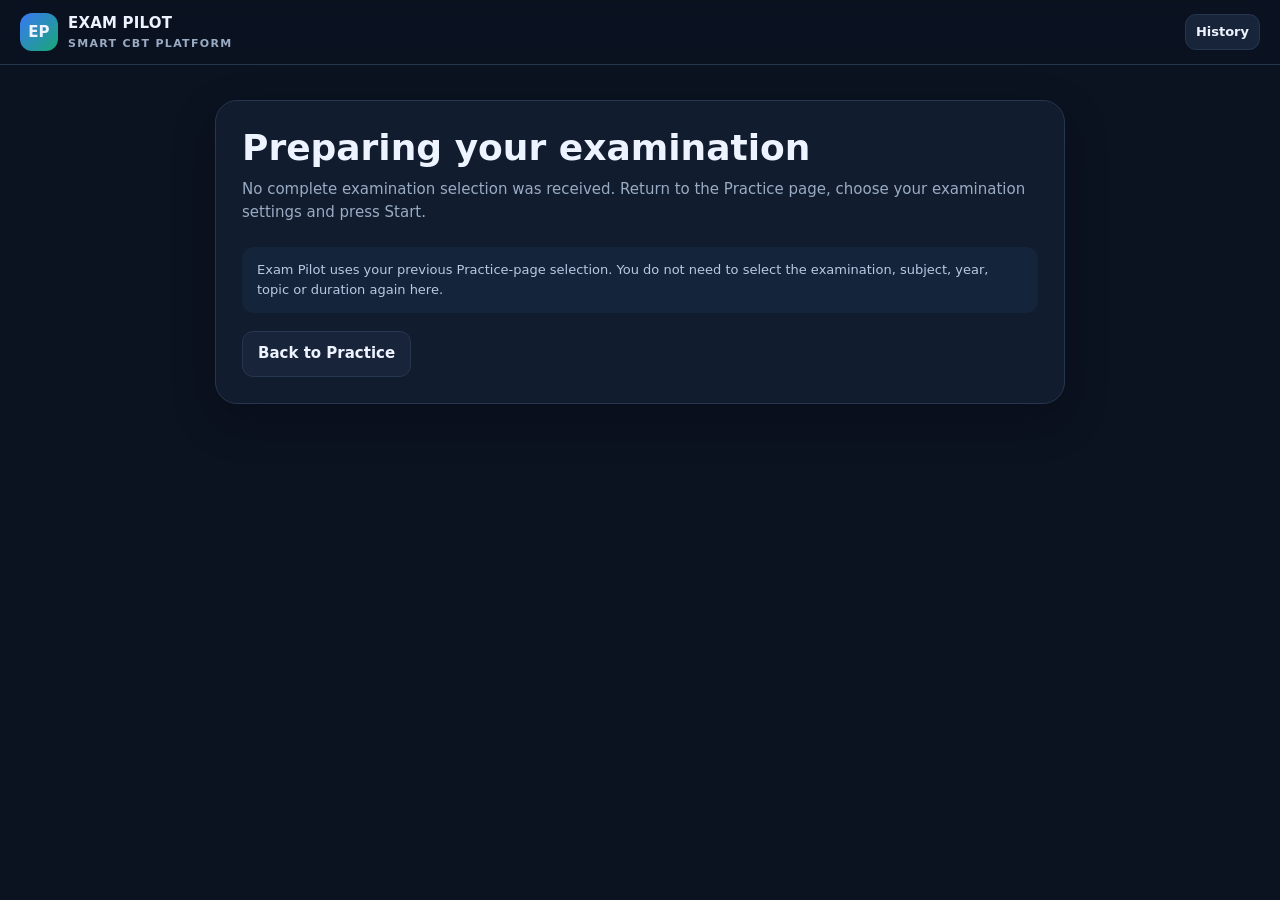
<file: CBT.html>
<!DOCTYPE html>
<html lang="en">
<head>
<meta charset="UTF-8">
<meta name="viewport" content="width=device-width, initial-scale=1.0">
<meta name="theme-color" content="#101827">
<title>Exam Pilot | Computer-Based Test</title>

<style>
:root{
  --bg:#0b1220;--panel:#111c2e;--panel2:#17243a;--line:#26364f;
  --text:#edf3ff;--muted:#9aabc4;--primary:#3978f6;--primary2:#245bd0;
  --green:#19a875;--red:#e05260;--amber:#e6a23c;--radius:16px;
  --shadow:0 16px 45px rgba(0,0,0,.22)
}
*{box-sizing:border-box}
body{margin:0;background:var(--bg);color:var(--text);font:15px/1.55 Inter,system-ui,-apple-system,Segoe UI,Roboto,Arial,sans-serif}
button,input,select{font:inherit}
button{cursor:pointer}
.topbar{position:sticky;top:0;z-index:20;background:rgba(11,18,32,.94);backdrop-filter:blur(14px);border-bottom:1px solid var(--line)}
.top-inner{max-width:1400px;margin:auto;padding:12px 20px;display:flex;align-items:center;justify-content:space-between;gap:12px}
.brand{display:flex;align-items:center;gap:10px;font-weight:850;letter-spacing:.2px}
.logo{width:38px;height:38px;border-radius:12px;background:linear-gradient(135deg,#3978f6,#19a875);display:grid;place-items:center;font-weight:900}
.brand small{display:block;color:var(--muted);font-size:11px;font-weight:600;letter-spacing:1.3px}
.top-actions{display:flex;align-items:center;gap:10px}
.timer{padding:8px 13px;border:1px solid var(--line);border-radius:12px;background:var(--panel);font-weight:800;font-variant-numeric:tabular-nums}
.timer.warning{color:#ffbd55;border-color:#956a2e}
.timer.danger{color:#ff7781;border-color:#a9434c}
.btn{border:0;border-radius:11px;padding:10px 15px;font-weight:750;color:white;background:var(--primary);transition:.18s}
.btn:hover{filter:brightness(1.1);transform:translateY(-1px)}
.btn:disabled{opacity:.45;cursor:not-allowed;transform:none}
.btn.secondary{background:var(--panel2);border:1px solid var(--line);color:var(--text)}
.btn.danger{background:#a93643}
.btn.success{background:#13845d}
.btn.small{padding:7px 10px;font-size:13px}
main{max-width:1400px;margin:22px auto;padding:0 20px 40px}
.setup{max-width:850px;margin:35px auto;background:var(--panel);border:1px solid var(--line);border-radius:22px;padding:26px;box-shadow:var(--shadow)}
h1,h2,h3,p{margin-top:0}
h1{font-size:clamp(25px,4vw,36px);line-height:1.15;margin-bottom:9px}
.subtitle{color:var(--muted);margin-bottom:23px}
.setup-note{margin:18px 0;padding:13px 15px;border-radius:12px;background:#14243a;color:#b8c9e4;font-size:13px}
.setup-actions{display:flex;gap:10px;flex-wrap:wrap;margin-top:18px}
.exam-layout.single-column{display:grid;grid-template-columns:minmax(0,1fr);max-width:1050px;margin:0 auto}
.card{background:var(--panel);border:1px solid var(--line);border-radius:var(--radius);box-shadow:var(--shadow)}
.exam-head{padding:16px 19px;display:flex;justify-content:space-between;align-items:center;gap:12px;border-bottom:1px solid var(--line)}
.exam-meta{color:var(--muted);font-size:13px}
.progress-wrap{height:5px;background:#25344b}
.progress-bar{height:100%;background:linear-gradient(90deg,var(--primary),#19a875);width:0%;transition:width .2s}
.question-area{padding:clamp(18px,3vw,30px);min-height:400px}
.q-top{display:flex;justify-content:space-between;gap:12px;align-items:center;margin-bottom:18px}
.q-number{font-weight:800;color:#9ebcff}
.topic-tag{font-size:12px;padding:5px 9px;border-radius:99px;background:#1b2b45;color:#b7cafa}
.passage{padding:17px 18px;margin:0 0 22px;border-left:3px solid var(--primary);background:#0d192b;border-radius:0 12px 12px 0;color:#d4e0f3;white-space:pre-wrap}
.passage h3{font-size:14px;color:#9ebcff;margin-bottom:8px}
.question-text{font-size:clamp(17px,2vw,20px);font-weight:650;line-height:1.65;white-space:pre-wrap;margin-bottom:22px}
.options{display:grid;gap:11px}
.option{display:flex;align-items:flex-start;gap:12px;padding:13px 15px;border:1px solid var(--line);border-radius:13px;background:#101c2e;text-align:left;color:var(--text);width:100%;transition:.15s}
.option:hover{border-color:#527fcf;background:#14243b}
.option.selected{border-color:var(--primary);background:#172e55;box-shadow:inset 0 0 0 1px var(--primary)}
.option.correct{border-color:var(--green);background:#10382f}
.option.incorrect{border-color:var(--red);background:#3b202a}
.option-letter{flex:0 0 28px;width:28px;height:28px;border-radius:8px;background:#26364f;display:grid;place-items:center;font-weight:850;font-size:13px}
.option.selected .option-letter{background:var(--primary)}
.option-text{padding-top:2px}
.q-controls{display:flex;justify-content:space-between;align-items:center;gap:10px;margin-top:26px;flex-wrap:wrap}
.control-group{display:flex;gap:9px;flex-wrap:wrap}
.jump-navigator{margin-top:16px;padding:16px 18px}
.jump-heading{display:flex;justify-content:space-between;align-items:center;gap:12px}
.jump-content{padding-top:17px}
.jump-submit{display:flex;justify-content:flex-end;margin-top:12px}
.palette{display:grid;grid-template-columns:repeat(10,minmax(0,1fr));gap:8px}
.pal{height:39px;border:1px solid var(--line);border-radius:9px;background:#17243a;color:var(--text);font-weight:750;position:relative}
.pal.current{outline:2px solid #7da7ff;border-color:#7da7ff}
.pal.answered{background:#155d48;border-color:#218b6b}
.pal.flagged:after{content:"⚑";position:absolute;right:3px;top:-7px;color:#ffc15b;font-size:13px}
.legend{display:grid;grid-template-columns:1fr 1fr;gap:9px;margin:16px 0;color:var(--muted);font-size:12px}
.legend span{display:flex;align-items:center;gap:7px}
.dot{width:10px;height:10px;border-radius:3px;background:#17243a;border:1px solid var(--line)}
.dot.ans{background:#155d48}
.dot.cur{background:#7da7ff}
.dot.flag{background:#8b672e}
.side-stats{border-top:1px solid var(--line);padding-top:13px;display:grid;grid-template-columns:repeat(4,1fr);gap:10px}
.stat{background:#0d192b;border-radius:10px;padding:10px}
.stat strong{display:block;font-size:20px}
.stat small{color:var(--muted)}
.overlay{position:fixed;inset:0;background:rgba(2,7,16,.78);z-index:50;display:none;align-items:center;justify-content:center;padding:18px}
.overlay.show{display:flex}
.modal{width:min(520px,100%);background:var(--panel);border:1px solid var(--line);border-radius:18px;padding:24px;box-shadow:var(--shadow)}
.modal h2{margin-bottom:8px}
.modal p{color:var(--muted)}
.modal-actions{display:flex;justify-content:flex-end;gap:9px;margin-top:20px;flex-wrap:wrap}
.result-wrap{max-width:1050px;margin:24px auto}
.result-hero{padding:25px;text-align:center}
.score-ring{width:150px;height:150px;border-radius:50%;margin:18px auto;display:grid;place-items:center;background:conic-gradient(var(--green) var(--score,0%),#26364f 0);position:relative}
.score-ring:before{content:"";position:absolute;inset:11px;border-radius:50%;background:var(--panel)}
.score-ring div{position:relative}
.score-ring strong{display:block;font-size:32px}
.score-ring small{color:var(--muted)}
.result-stats{display:grid;grid-template-columns:repeat(4,1fr);gap:10px;margin:16px 0}
.result-stat{padding:15px;text-align:center}
.result-stat strong{display:block;font-size:24px}
.result-stat span{font-size:12px;color:var(--muted)}
.review-list{display:grid;gap:13px;margin-top:17px}
.review-item{padding:18px}
.review-item h3{font-size:16px;line-height:1.5}
.review-line{padding:8px 10px;border-radius:9px;margin:7px 0;font-size:14px;background:#0d192b}
.review-line.good{border-left:3px solid var(--green)}
.review-line.bad{border-left:3px solid var(--red)}
.explanation{margin-top:12px;padding:13px;background:#14243a;border-radius:11px;color:#d2def0}
.explanation h4{margin:0 0 6px;color:#9ebcff}
.option-analysis{margin:8px 0 0;padding-left:20px;color:#c5d2e7}
.empty{padding:25px;text-align:center;color:var(--muted)}
.toast{position:fixed;bottom:20px;left:50%;transform:translateX(-50%);background:#23344d;color:white;padding:11px 16px;border-radius:11px;z-index:80;display:none;max-width:90%;text-align:center}
.toast.show{display:block}
.hidden{display:none!important}

@media(max-width:600px){
  .jump-navigator .palette{grid-template-columns:repeat(5,minmax(0,1fr))}
  .jump-heading{align-items:flex-start;flex-direction:column}
  .jump-submit .btn{width:100%}
  main{padding:0 12px 25px;margin:14px auto}
  .top-inner{padding:10px 12px}
  .brand small{display:none}
  .top-actions .secondary{display:none}
  .setup{padding:19px;margin:18px auto}
  .result-stats{grid-template-columns:repeat(2,1fr)}
  .q-controls{align-items:stretch}
  .control-group{width:100%}
  .control-group .btn{flex:1}
  .exam-head{align-items:flex-start;flex-direction:column}
  .side-stats{grid-template-columns:repeat(2,1fr)}
}
</style>
</head>

<body>

<header class="topbar">
  <div class="top-inner">
    <div class="brand">
      <div class="logo">EP</div>
      <div>EXAM PILOT<small>SMART CBT PLATFORM</small></div>
    </div>

    <div class="top-actions">
      <div id="timerBox" class="timer hidden">00:00:00</div>
      <button class="btn secondary small" id="historyBtn" type="button">History</button>
      <button class="btn danger small hidden" id="topSubmitBtn" type="button">Submit exam</button>
    </div>
  </div>
</header>

<main>

  <!-- This is a loading/error screen, NOT another setup form. -->
  <section id="setupScreen" class="setup">
    <h1>Preparing your examination</h1>
    <p class="subtitle" id="setupMessage">
      Loading the examination settings selected on the Practice page…
    </p>

    <div class="setup-note">
      Exam Pilot uses your previous Practice-page selection.
      You do not need to select the examination, subject, year,
      topic or duration again here.
    </div>

    <div class="setup-actions">
      <button class="btn secondary" id="retryBtn" type="button">Try loading again</button>
      <button class="btn secondary" id="backPracticeBtn" type="button">Back to Practice</button>
    </div>
  </section>

  <!-- EXAMINATION SCREEN -->
  <section id="examScreen" class="hidden">

    <div class="exam-layout single-column">

      <section class="card">

        <div class="exam-head">
          <div>
            <strong id="examTitle">JAMB • Use of English</strong>
            <div class="exam-meta" id="examSubtitle">Year 1978 · Examination mode</div>
          </div>
          <div class="exam-meta" id="questionCounter">Question 1 of 30</div>
        </div>

        <div class="progress-wrap">
          <div class="progress-bar" id="progressBar"></div>
        </div>

        <div class="question-area">

          <div class="q-top">
            <span class="q-number" id="qNumber">QUESTION 01</span>
            <span class="topic-tag" id="qTopic">General</span>
          </div>

          <div id="passageBox" class="passage hidden"></div>

          <div id="questionText" class="question-text"></div>

          <div id="optionsBox" class="options"></div>

          <div class="q-controls">

            <div class="control-group">
              <button class="btn secondary" id="prevBtn" type="button">← Previous</button>
              <button class="btn secondary" id="nextBtn" type="button">Next →</button>
            </div>

            <div class="control-group">
              <button class="btn secondary" id="clearBtn" type="button">Clear answer</button>
              <button class="btn" id="flagBtn" type="button">⚑ Flag question</button>
            </div>

          </div>

          <div id="practiceFeedback" class="explanation hidden" aria-live="polite"></div>

        </div>
      </section>

      <!-- QUESTION NAVIGATOR BELOW THE QUESTIONS -->
      <section class="card jump-navigator">

        <div class="jump-heading">
          <div>
            <strong>Question navigator</strong>
            <div class="exam-meta">Jump directly to any question in this examination.</div>
          </div>

          <button
            class="btn secondary small"
            id="toggleJumpBtn"
            type="button"
            aria-expanded="false"
            aria-controls="jumpBox">
            Open jump box ＋
          </button>
        </div>

        <div id="jumpBox" class="jump-content hidden">

          <div class="side-title">
            <h3>Jump to question</h3>
            <span class="exam-meta" id="paletteCount">0 questions</span>
          </div>

          <div id="palette" class="palette"></div>

          <div class="legend">
            <span><i class="dot ans"></i> Answered</span>
            <span><i class="dot cur"></i> Current</span>
            <span><i class="dot flag"></i> Flagged</span>
            <span><i class="dot"></i> Not answered</span>
          </div>

          <div class="side-stats">
            <div class="stat"><strong id="answeredCount">0</strong><small>Answered</small></div>
            <div class="stat"><strong id="remainingCount">0</strong><small>Remaining</small></div>
            <div class="stat"><strong id="flaggedCount">0</strong><small>Flagged</small></div>
            <div class="stat"><strong id="totalCount">0</strong><small>Total</small></div>
          </div>

        </div>

        <div class="jump-submit">
          <button class="btn danger" id="sideSubmitBtn" type="button">Submit examination</button>
        </div>

      </section>

    </div>
  </section>

  <!-- RESULTS SCREEN -->
  <section id="resultScreen" class="result-wrap hidden">

    <div class="card result-hero">

      <div class="topic-tag" style="display:inline-block">EXAMINATION COMPLETED</div>

      <h1 style="margin-top:13px">Your performance</h1>

      <p class="subtitle" id="resultSubtitle">Your result summary is ready.</p>

      <div class="score-ring" id="scoreRing">
        <div>
          <strong id="scorePercent">0%</strong>
          <small>Score</small>
        </div>
      </div>

      <h2 id="scoreFraction">0 / 0</h2>

      <p id="performanceMessage" class="subtitle"></p>

      <div class="setup-actions" style="justify-content:center">
        <button class="btn" id="reviewBtn" type="button">Review answers and explanations</button>
        <button class="btn secondary" id="newExamBtn" type="button">Start another exam</button>
      </div>

    </div>

    <div class="result-stats">

      <div class="card result-stat">
        <strong id="correctStat">0</strong>
        <span>Correct</span>
      </div>

      <div class="card result-stat">
        <strong id="wrongStat">0</strong>
        <span>Incorrect</span>
      </div>

      <div class="card result-stat">
        <strong id="unansweredStat">0</strong>
        <span>Unanswered</span>
      </div>

      <div class="card result-stat">
        <strong id="timeStat">00:00</strong>
        <span>Time used</span>
      </div>

    </div>

    <div id="reviewSection" class="hidden">
      <h2>Answer review</h2>
      <p class="subtitle">Study the correct answers and explanations below.</p>
      <div id="reviewList" class="review-list"></div>
    </div>

  </section>

  <!-- EXAMINATION HISTORY -->
  <section id="historyScreen" class="setup hidden">

    <h1>Examination history</h1>
    <p class="subtitle">Your recent results saved on this device.</p>

    <div id="historyList"></div>

    <div class="setup-actions">
      <button class="btn secondary" id="backFromHistory" type="button">Back</button>
      <button class="btn danger" id="clearHistoryBtn" type="button">Clear history</button>
    </div>

  </section>

</main>

<!-- SUBMISSION CONFIRMATION -->
<div class="overlay" id="confirmOverlay" role="dialog" aria-modal="true" aria-labelledby="confirmTitle">

  <div class="modal">

    <h2 id="confirmTitle">Submit your examination?</h2>

    <p id="confirmText">Check your answers before submitting.</p>

    <div class="modal-actions">
      <button class="btn secondary" id="cancelSubmit" type="button">Continue exam</button>
      <button class="btn danger" id="confirmSubmit" type="button">Submit now</button>
    </div>

  </div>

</div>

<div class="toast" id="toast" role="status"></div>

<script>
/* =========================================================
   EXAM PILOT CBT ENGINE

   Question bank registration format:

   window.ExamPilot.registerBank({
     exam: "JAMB",
     subject: "Use of English",
     year: 1978,
     questions: masterQuestions,
     passages: passages
   });

   Supported question properties:
   q, a, c
   OR
   question, options, correctAnswer

   Correct answer index is ZERO-BASED:
   A = 0, B = 1, C = 2, D = 3, E = 4.
   ========================================================= */

(function(){
"use strict";

const $ = id => document.getElementById(id);

const state = {
  questions: [],
  passages: {},
  answers: {},
  flagged: new Set(),
  current: 0,
  config: null,
  startedAt: null,
  deadline: null,
  timerId: null,
  submitted: false,
  results: null,
  practiceChecked: new Set(),
  lastBankKey: null
};

const bankRegistry = window.ExamPilot = window.ExamPilot || {};

bankRegistry.banks = bankRegistry.banks || {};

/* REGISTER QUESTION BANKS */
bankRegistry.registerBank = function(bank){

  if(
    !bank ||
    !bank.exam ||
    !bank.subject ||
    !bank.year ||
    !Array.isArray(bank.questions)
  ){
    console.error("Exam Pilot: invalid question bank registration", bank);
    return;
  }

  const key = makeBankKey(bank.exam, bank.subject, bank.year);

  bankRegistry.banks[key] = {
    ...bank,
    passages: bank.passages || {}
  };

  console.info("Exam Pilot question bank registered:", key);
};

const makeBankKey = (exam,subject,year) =>
  [norm(exam),norm(subject),String(year)].join("|");

const norm = value =>
  String(value ?? "")
    .trim()
    .toLowerCase()
    .replace(/[\s_-]+/g," ");

const escapeHTML = value =>
  String(value ?? "").replace(/[&<>"']/g,ch=>({
    "&":"&amp;",
    "<":"&lt;",
    ">":"&gt;",
    '"':"&quot;",
    "'":"&#39;"
  }[ch]));

const shuffle = arr => {
  const a = [...arr];

  for(let i=a.length-1;i>0;i--){
    const j=Math.floor(Math.random()*(i+1));
    [a[i],a[j]]=[a[j],a[i]];
  }

  return a;
};

const letters = ["A","B","C","D","E","F","G","H"];

let toastTimer;

/* TOAST MESSAGE */
function showToast(message){

  $("toast").textContent = message;
  $("toast").classList.add("show");

  clearTimeout(toastTimer);

  toastTimer = setTimeout(
    ()=>$("toast").classList.remove("show"),
    2800
  );
}

/* SCREEN MANAGEMENT */
function showScreen(name){

  [
    "setupScreen",
    "examScreen",
    "resultScreen",
    "historyScreen"
  ].forEach(id => $(id).classList.add("hidden"));

  $(name).classList.remove("hidden");

  $("timerBox").classList.toggle(
    "hidden",
    name !== "examScreen"
  );

  $("topSubmitBtn").classList.toggle(
    "hidden",
    name !== "examScreen"
  );
}

/* READ SETTINGS FROM PRACTICE PAGE */
function readConfig(){

  let saved = {};

  try{
    saved = JSON.parse(
      sessionStorage.getItem("examPilotConfig") || "{}"
    ) || {};
  }catch(error){
    console.error("Could not read examination settings:",error);
  }

  return {

    exam: saved.exam || "JAMB",

    subject: saved.subject || "Use of English",

    year: saved.year || "1978",

    topic: saved.topic || "",

    mode: saved.mode || "exam",

    questions: Number(
      saved.questions ??
      saved.questionCount ??
      30
    ),

    duration: Number(saved.duration ?? 30),

    difficulty: saved.difficulty || "all",

    shuffleQuestions: saved.shuffleQuestions === true,

    shuffleOptions: saved.shuffleOptions === true

  };
}

/* LOAD QUESTION BANK */
async function loadManifestBank(cfg){

  const key = makeBankKey(
    cfg.exam,
    cfg.subject,
    cfg.year
  );

  if(bankRegistry.banks[key]){
    return bankRegistry.banks[key];
  }

  let manifest;

  try{

    const response = await fetch(
      "questions/manifest.json",
      {cache:"no-store"}
    );

    if(!response.ok){
      throw new Error("Question manifest could not be found.");
    }

    manifest = await response.json();

  }catch(error){

    console.error("Manifest loading error:",error);

    throw new Error(
      "Unable to load the question manifest. Check questions/manifest.json."
    );

  }

  /*
    Find the selected year file.

    Example manifest path:
    JAMB/Use-of-English/1978.js

    The loader automatically adds:
    questions/
  */

  const examEntry = Object.keys(manifest).find(
    key => norm(key) === norm(cfg.exam)
  );

  const subjects = examEntry ? manifest[examEntry] : null;

  const subjectEntry = subjects
    ? Object.keys(subjects).find(
        key => norm(key) === norm(cfg.subject)
      )
    : null;

  const years = subjectEntry ? subjects[subjectEntry] : null;

  const path = years ? years[String(cfg.year)] : null;

  if(!path){

    throw new Error(
      `No question bank was found for ${cfg.exam}, ${cfg.subject}, ${cfg.year}.`
    );

  }

  await new Promise((resolve,reject)=>{

    const script = document.createElement("script");

    script.src =
      "questions/" + String(path).replace(/^\/+/,"");

    script.onload = resolve;

    script.onerror = () => reject(
      new Error("Could not load question file: " + path)
    );

    document.head.appendChild(script);

  });

  if(bankRegistry.banks[key]){
    return bankRegistry.banks[key];
  }

  throw new Error(
    "The question file loaded, but it did not register its question bank. Check registerBank()."
  );

}

/* NORMALISE QUESTION STRUCTURE */
function normalizeQuestion(raw,index,bank){

  const options = raw.options || raw.a || [];

  let correct = raw.correctAnswer;

  if(correct === undefined){
    correct = raw.c;
  }

  if(
    typeof correct === "string" &&
    /^[A-H]$/i.test(correct.trim())
  ){

    correct =
      correct.trim().toUpperCase().charCodeAt(0) - 65;

  }

  correct = Number(correct);

  const explanation = raw.explanation || {};

  const optionAnalysis =
    Array.isArray(explanation.optionAnalysis)
      ? explanation.optionAnalysis
      : (
          Array.isArray(raw.optionAnalysis)
            ? raw.optionAnalysis
            : []
        );

  return {

    ...raw,

    id: raw.id || `${bank.exam}-${bank.year}-${index+1}`,

    exam: raw.exam || bank.exam,

    subject: raw.subject || bank.subject,

    year: raw.year || bank.year,

    topic: raw.topic || "General",

    q: raw.q || raw.question || raw.text || "",

    a: Array.isArray(options) ? options : [],

    c: Number.isInteger(correct) ? correct : -1,

    passageId: raw.passageId || null,

    explanation: {

      correctReason:
        explanation.correctReason ||
        explanation.text ||
        raw.explanationText ||
        "",

      optionAnalysis,

      learningPoint:
        explanation.learningPoint || ""

    },

    answerVerified: raw.answerVerified === true,

    explanationVerified: raw.explanationVerified === true

  };

}

/* GET COMPREHENSION PASSAGE */
function getPassage(bank,q){

  if(!q.passageId) return null;

  const passage = bank.passages?.[q.passageId];

  if(!passage) return null;

  return typeof passage === "string"
    ? passage
    : (passage.text || passage.content || "");

}

/* FILTER AND PREPARE QUESTIONS */
function filterQuestions(bank,cfg){

  let questions = bank.questions.map(
    (q,i)=>normalizeQuestion(q,i,bank)
  );

  if(cfg.topic){

    questions = questions.filter(
      q => norm(q.topic) === norm(cfg.topic)
    );

  }

  if(cfg.difficulty !== "all"){

    questions = questions.filter(
      q => norm(q.difficulty) === norm(cfg.difficulty)
    );

  }

  if(!questions.length){

    throw new Error(
      "No questions match the selected topic or difficulty."
    );

  }

  if(cfg.shuffleQuestions){
    questions = shuffle(questions);
  }

  questions = questions.slice(
    0,
    Math.max(1,cfg.questions || questions.length)
  );

  return questions;

}

/* START EXAMINATION */
async function startExam(){

  const cfg = readConfig();

  if(
    !Number.isFinite(cfg.questions) ||
    cfg.questions < 1 ||
    !Number.isFinite(cfg.duration) ||
    cfg.duration < 1
  ){

    showToast("Invalid question count or examination duration.");
    return;

  }

  try{

    $("setupMessage").textContent =
      "Loading your selected question bank. Please wait…";

    const bank = await loadManifestBank(cfg);

    let questions = filterQuestions(bank,cfg);

    /*
      Shuffle options only when Practice page
      explicitly requests it.
    */

    if(cfg.shuffleOptions){

      questions = questions.map(q=>{

        const indexed = q.a.map(
          (value,i)=>({value,original:i})
        );

        const shuffled = shuffle(indexed);

        return {

          ...q,

          a: shuffled.map(x=>x.value),

          c: shuffled.findIndex(
            x=>x.original === q.c
          )

        };

      });

    }

    if(
      questions.some(
        q=>!q.q || !q.a.length
      )
    ){

      throw new Error(
        "A question is missing its question text or options."
      );

    }

    state.questions = questions;

    state.passages = bank.passages || {};

    state.config = cfg;

    state.answers = {};

    state.flagged = new Set();

    state.current = 0;

    state.submitted = false;

    state.practiceChecked = new Set();

    state.startedAt = Date.now();

    state.deadline =
      cfg.mode === "practice"
        ? null
        : Date.now() + cfg.duration * 60000;

    state.lastBankKey = makeBankKey(
      cfg.exam,
      cfg.subject,
      cfg.year
    );

    $("examTitle").textContent =
      `${cfg.exam} • ${cfg.subject}`;

    $("examSubtitle").textContent =
      `Year ${cfg.year} · ${
        cfg.mode === "practice"
          ? "Practice mode"
          : "Examination mode"
      }`;

    $("paletteCount").textContent =
      `${questions.length} questions`;

    showScreen("examScreen");

    renderQuestion();

    renderPalette();

    updateCounts();

    if(cfg.mode === "exam"){

      startTimer();

    }else{

      $("timerBox").textContent = "PRACTICE";

    }

    showToast(
      `${questions.length} questions loaded successfully.`
    );

  }catch(error){

    console.error("Exam loading error:",error);

    $("setupMessage").textContent =
      error.message ||
      "Unable to load the selected examination.";

    showToast(error.message || "Unable to load questions.");

  }

}

/* RENDER CURRENT QUESTION */
function renderQuestion(){

  const q = state.questions[state.current];

  if(!q) return;

  $("qNumber").textContent =
    `QUESTION ${String(state.current+1).padStart(2,"0")}`;

  $("questionCounter").textContent =
    `Question ${state.current+1} of ${state.questions.length}`;

  $("qTopic").textContent = q.topic || "General";

  $("questionText").textContent = q.q;

  const passage = getPassage(
    {passages:state.passages},
    q
  );

  if(passage){

    $("passageBox").classList.remove("hidden");

    $("passageBox").innerHTML =
      `<h3>${escapeHTML(
        state.passages[q.passageId]?.title ||
        "COMPREHENSION PASSAGE"
      )}</h3>${escapeHTML(passage)}`;

  }else{

    $("passageBox").classList.add("hidden");

  }

  $("optionsBox").innerHTML = "";

  q.a.forEach((option,index)=>{

    const button = document.createElement("button");

    button.type = "button";

    button.className = "option";

    if(state.answers[q.id] === index){
      button.classList.add("selected");
    }

    if(
      state.config.mode === "practice" &&
      state.practiceChecked.has(q.id)
    ){

      if(index === q.c){
        button.classList.add("correct");
      }else if(state.answers[q.id] === index){
        button.classList.add("incorrect");
      }

    }

    button.innerHTML = `
      <span class="option-letter">${letters[index] || index+1}</span>
      <span class="option-text">${escapeHTML(option)}</span>
    `;

    button.addEventListener(
      "click",
      ()=>selectAnswer(index)
    );

    $("optionsBox").appendChild(button);

  });

  $("prevBtn").disabled = state.current === 0;

  $("nextBtn").disabled =
    state.current === state.questions.length-1;

  $("flagBtn").textContent =
    state.flagged.has(q.id)
      ? "⚑ Remove flag"
      : "⚑ Flag question";

  $("progressBar").style.width =
    `${((state.current+1)/state.questions.length)*100}%`;

  renderPracticeFeedback(q);

  renderPalette();

  updateCounts();

}

/* SELECT ANSWER */
function selectAnswer(index){

  if(state.submitted) return;

  const q = state.questions[state.current];

  state.answers[q.id] = index;

  if(state.config.mode === "practice"){
    state.practiceChecked.add(q.id);
  }

  renderQuestion();

}

/* PRACTICE MODE FEEDBACK */
function renderPracticeFeedback(q){

  const box = $("practiceFeedback");

  if(
    state.config.mode !== "practice" ||
    !state.practiceChecked.has(q.id)
  ){

    box.classList.add("hidden");
    return;

  }

  box.classList.remove("hidden");

  const correct = state.answers[q.id] === q.c;

  box.innerHTML = `
    <h4>${correct ? "Correct answer" : "Not quite — review the answer"}</h4>
    <p>${escapeHTML(
      q.explanation.correctReason ||
      "No explanation has been added to this question yet."
    )}</p>

    ${
      q.explanation.learningPoint
        ? `<p><strong>Learning point:</strong> ${escapeHTML(q.explanation.learningPoint)}</p>`
        : ""
    }
  `;

}

/* QUESTION NAVIGATOR */
function renderPalette(){

  $("palette").innerHTML = "";

  state.questions.forEach((q,index)=>{

    const button = document.createElement("button");

    button.type = "button";

    button.className = "pal";

    button.textContent = index+1;

    if(state.answers[q.id] !== undefined){
      button.classList.add("answered");
    }

    if(state.flagged.has(q.id)){
      button.classList.add("flagged");
    }

    if(index === state.current){
      button.classList.add("current");
    }

    button.addEventListener("click",()=>{

      state.current = index;

      renderQuestion();

    });

    $("palette").appendChild(button);

  });

}

/* UPDATE QUESTION STATISTICS */
function updateCounts(){

  const answered = Object.keys(state.answers).length;

  $("answeredCount").textContent = answered;

  $("remainingCount").textContent =
    state.questions.length - answered;

  $("flaggedCount").textContent =
    state.flagged.size;

  $("totalCount").textContent =
    state.questions.length;

}

/* EXAMINATION TIMER */
function startTimer(){

  clearInterval(state.timerId);

  tickTimer();

  state.timerId = setInterval(
    tickTimer,
    1000
  );

}

function tickTimer(){

  if(!state.deadline) return;

  const remaining = Math.max(
    0,
    Math.ceil((state.deadline-Date.now())/1000)
  );

  const hours = Math.floor(remaining/3600);

  const minutes = Math.floor((remaining%3600)/60);

  const seconds = remaining%60;

  $("timerBox").textContent = [
    hours,
    minutes,
    seconds
  ].map(
    n=>String(n).padStart(2,"0")
  ).join(":");

  $("timerBox").classList.toggle(
    "warning",
    remaining<=300 && remaining>60
  );

  $("timerBox").classList.toggle(
    "danger",
    remaining<=60
  );

  if(remaining<=0){

    clearInterval(state.timerId);

    submitExam(true);

  }

}

/* SUBMISSION CONFIRMATION */
function askSubmit(){

  const unanswered =
    state.questions.length -
    Object.keys(state.answers).length;

  $("confirmText").textContent =
    `You have answered ${
      Object.keys(state.answers).length
    } of ${
      state.questions.length
    } questions. ${
      unanswered
    } question(s) remain unanswered. Are you sure you want to submit?`;

  $("confirmOverlay").classList.add("show");

}

/* MARK AND SUBMIT EXAM */
function submitExam(auto=false){

  if(state.submitted) return;

  $("confirmOverlay").classList.remove("show");

  state.submitted = true;

  clearInterval(state.timerId);

  let correct = 0;

  let wrong = 0;

  let unanswered = 0;

  state.questions.forEach(q=>{

    const answer = state.answers[q.id];

    if(answer === undefined){

      unanswered++;

    }else if(answer === q.c){

      correct++;

    }else{

      wrong++;

    }

  });

  const total = state.questions.length;

  const percent = total
    ? Math.round(correct/total*100)
    : 0;

  const elapsed = Math.max(
    0,
    Math.floor((Date.now()-state.startedAt)/1000)
  );

  state.results = {
    correct,
    wrong,
    unanswered,
    total,
    percent,
    elapsed,
    auto
  };

  saveHistory();

  showResults();

}

/* FORMAT TIME */
function formatTime(seconds){

  const hours = Math.floor(seconds/3600);

  const minutes = Math.floor((seconds%3600)/60);

  const secs = seconds%60;

  return hours
    ? `${String(hours).padStart(2,"0")}:${String(minutes).padStart(2,"0")}:${String(secs).padStart(2,"0")}`
    : `${String(minutes).padStart(2,"0")}:${String(secs).padStart(2,"0")}`;

}

/* DISPLAY RESULTS */
function showResults(){

  const r = state.results;

  showScreen("resultScreen");

  $("resultSubtitle").textContent =
    `${state.config.exam} • ${state.config.subject} • ${state.config.year}`;

  $("scorePercent").textContent = `${r.percent}%`;

  $("scoreFraction").textContent =
    `${r.correct} / ${r.total}`;

  $("scoreRing").style.setProperty(
    "--score",
    `${r.percent}%`
  );

  $("correctStat").textContent = r.correct;

  $("wrongStat").textContent = r.wrong;

  $("unansweredStat").textContent = r.unanswered;

  $("timeStat").textContent = formatTime(r.elapsed);

  $("performanceMessage").textContent =
    r.percent >= 70
      ? "Excellent work. Keep strengthening your understanding."
      : r.percent >= 50
        ? "Good effort. Review the explanations to improve further."
        : "Keep practising. Use the explanations to understand each topic.";

  $("reviewSection").classList.add("hidden");

  $("reviewBtn").textContent =
    "Review answers and explanations";

}

/* DETAILED ANSWER REVIEW */
function renderReview(){

  $("reviewList").innerHTML = "";

  state.questions.forEach((q,index)=>{

    const user = state.answers[q.id];

    const correct = user === q.c;

    const unanswered = user === undefined;

    const item = document.createElement("article");

    item.className = "card review-item";

    const analysis = q.explanation.optionAnalysis || [];

    const analysisHTML = analysis.length
      ? `<ul class="option-analysis">${
          analysis.map((text,j)=>
            `<li><strong>${letters[j] || j+1}:</strong> ${escapeHTML(text)}</li>`
          ).join("")
        }</ul>`
      : "<p>Option-by-option analysis has not yet been supplied for this question.</p>";

    const passage = getPassage(
      {passages:state.passages},
      q
    );

    item.innerHTML = `

      <div class="q-top">
        <span class="q-number">QUESTION ${String(index+1).padStart(2,"0")}</span>
        <span class="topic-tag">${escapeHTML(q.topic || "General")}</span>
      </div>

      ${
        passage
          ? `<div class="passage">${escapeHTML(passage)}</div>`
          : ""
      }

      <h3>${escapeHTML(q.q)}</h3>

      <div class="review-line ${correct ? "good" : "bad"}">
        Your answer:
        ${
          unanswered
            ? "Not answered"
            : `${letters[user] || user+1}. ${escapeHTML(q.a[user])}`
        }
        ${correct ? "✓" : ""}
      </div>

      <div class="review-line good">
        Correct answer:
        ${
          q.c >= 0
            ? `${letters[q.c] || q.c+1}. ${escapeHTML(q.a[q.c] || "")}`
            : "Not available in question bank"
        }
      </div>

      <div class="explanation">

        <h4>Why this is correct</h4>

        <p>${escapeHTML(
          q.explanation.correctReason ||
          "A detailed explanation has not yet been added."
        )}</p>

        <h4>Option analysis</h4>

        ${analysisHTML}

        ${
          q.explanation.learningPoint
            ? `<h4>Learning point</h4><p>${escapeHTML(q.explanation.learningPoint)}</p>`
            : ""
        }

        <p style="font-size:12px;color:var(--muted)">
          Answer verified: ${q.answerVerified ? "Yes" : "Not yet"}
          ·
          Explanation verified: ${q.explanationVerified ? "Yes" : "Not yet"}
        </p>

      </div>

    `;

    $("reviewList").appendChild(item);

  });

  $("reviewSection").classList.remove("hidden");

  $("reviewSection").scrollIntoView({
    behavior:"smooth"
  });

}

/* SAVE EXAM HISTORY */
function saveHistory(){

  const record = {

    date: new Date().toISOString(),

    exam: state.config.exam,

    subject: state.config.subject,

    year: state.config.year,

    mode: state.config.mode,

    ...state.results

  };

  try{

    const history = JSON.parse(
      localStorage.getItem("examPilotHistory") || "[]"
    );

    history.unshift(record);

    localStorage.setItem(
      "examPilotHistory",
      JSON.stringify(history.slice(0,50))
    );

  }catch(error){

    console.warn(
      "Examination history could not be saved.",
      error
    );

  }

}

/* DISPLAY HISTORY */
function showHistory(){

  showScreen("historyScreen");

  let history = [];

  try{

    history = JSON.parse(
      localStorage.getItem("examPilotHistory") || "[]"
    );

  }catch(error){}

  $("historyList").innerHTML = history.length

    ? history.map(record=>`

        <div class="review-line">

          <strong>
            ${escapeHTML(record.exam)}
            •
            ${escapeHTML(record.subject)}
            (${escapeHTML(record.year)})
          </strong>

          <br>

          ${escapeHTML(
            new Date(record.date).toLocaleString()
          )}

          —

          <strong>${record.percent}%</strong>

          (${record.correct}/${record.total})

        </div>

      `).join("")

    : '<div class="empty">No examination history saved on this device yet.</div>';

}

/* NAVIGATOR OPEN/CLOSE */
$("toggleJumpBtn").addEventListener("click",()=>{

  const box = $("jumpBox");

  const open = box.classList.contains("hidden");

  box.classList.toggle("hidden",!open);

  $("toggleJumpBtn").textContent =
    open
      ? "Close jump box −"
      : "Open jump box ＋";

  $("toggleJumpBtn").setAttribute(
    "aria-expanded",
    String(open)
  );

});

/* BUTTON EVENTS */

$("retryBtn").addEventListener(
  "click",
  ()=>startExam()
);

$("backPracticeBtn").addEventListener(
  "click",
  ()=>window.location.href = "practice.html"
);

$("prevBtn").addEventListener("click",()=>{

  if(state.current>0){

    state.current--;

    renderQuestion();

  }

});

$("nextBtn").addEventListener("click",()=>{

  if(state.current<state.questions.length-1){

    state.current++;

    renderQuestion();

  }

});

$("clearBtn").addEventListener("click",()=>{

  const q = state.questions[state.current];

  delete state.answers[q.id];

  state.practiceChecked.delete(q.id);

  renderQuestion();

});

$("flagBtn").addEventListener("click",()=>{

  const id = state.questions[state.current].id;

  if(state.flagged.has(id)){

    state.flagged.delete(id);

  }else{

    state.flagged.add(id);

  }

  renderQuestion();

});

$("sideSubmitBtn").addEventListener(
  "click",
  askSubmit
);

$("topSubmitBtn").addEventListener(
  "click",
  askSubmit
);

$("cancelSubmit").addEventListener("click",()=>{

  $("confirmOverlay").classList.remove("show");

});

$("confirmSubmit").addEventListener(
  "click",
  ()=>submitExam(false)
);

$("reviewBtn").addEventListener("click",()=>{

  if($("reviewSection").classList.contains("hidden")){

    renderReview();

    $("reviewBtn").textContent = "Hide answer review";

  }else{

    $("reviewSection").classList.add("hidden");

    $("reviewBtn").textContent =
      "Review answers and explanations";

  }

});

/* START ANOTHER EXAM RETURNS TO PRACTICE PAGE */
$("newExamBtn").addEventListener("click",()=>{

  clearInterval(state.timerId);

  window.location.href = "practice.html";

});

$("historyBtn").addEventListener(
  "click",
  showHistory
);

$("backFromHistory").addEventListener("click",()=>{

  window.location.href = "practice.html";

});

$("clearHistoryBtn").addEventListener("click",()=>{

  if(confirm("Clear all saved examination history on this device?")){

    localStorage.removeItem("examPilotHistory");

    showHistory();

  }

});

/* KEYBOARD NAVIGATION */
document.addEventListener("keydown",event=>{

  if(
    $("examScreen").classList.contains("hidden") ||
    state.submitted
  ){
    return;
  }

  if(
    event.key === "ArrowLeft" &&
    state.current > 0
  ){

    state.current--;

    renderQuestion();

  }

  if(
    event.key === "ArrowRight" &&
    state.current < state.questions.length-1
  ){

    state.current++;

    renderQuestion();

  }

  if(["1","2","3","4","5"].includes(event.key)){

    selectAnswer(Number(event.key)-1);

  }

});

/* WARN BEFORE LEAVING AN ACTIVE EXAM */
window.addEventListener("beforeunload",event=>{

  if(
    !$("examScreen").classList.contains("hidden") &&
    !state.submitted &&
    state.config?.mode === "exam"
  ){

    event.preventDefault();

    event.returnValue =
      "Your examination is in progress.";

  }

});

/* INITIALISE CBT */
function boot(){

  let cfg = {};

  try{

    cfg = JSON.parse(
      sessionStorage.getItem("examPilotConfig") || "{}"
    ) || {};

  }catch(error){}

  const hasPracticeConfig = !!(
    cfg.exam &&
    cfg.subject &&
    cfg.year &&
    (cfg.questions || cfg.questionCount) &&
    cfg.duration
  );

  if(!hasPracticeConfig){

    showScreen("setupScreen");

    $("setupMessage").textContent =
      "No complete examination selection was received. Return to the Practice page, choose your examination settings and press Start.";

    $("retryBtn").classList.add("hidden");

    return;

  }

  showScreen("setupScreen");

  $("setupMessage").textContent =
    "Your Practice-page settings have been received. Loading your selected question bank…";

  startExam();

}

boot();

})();
</script>

</body>
</html>
</file>
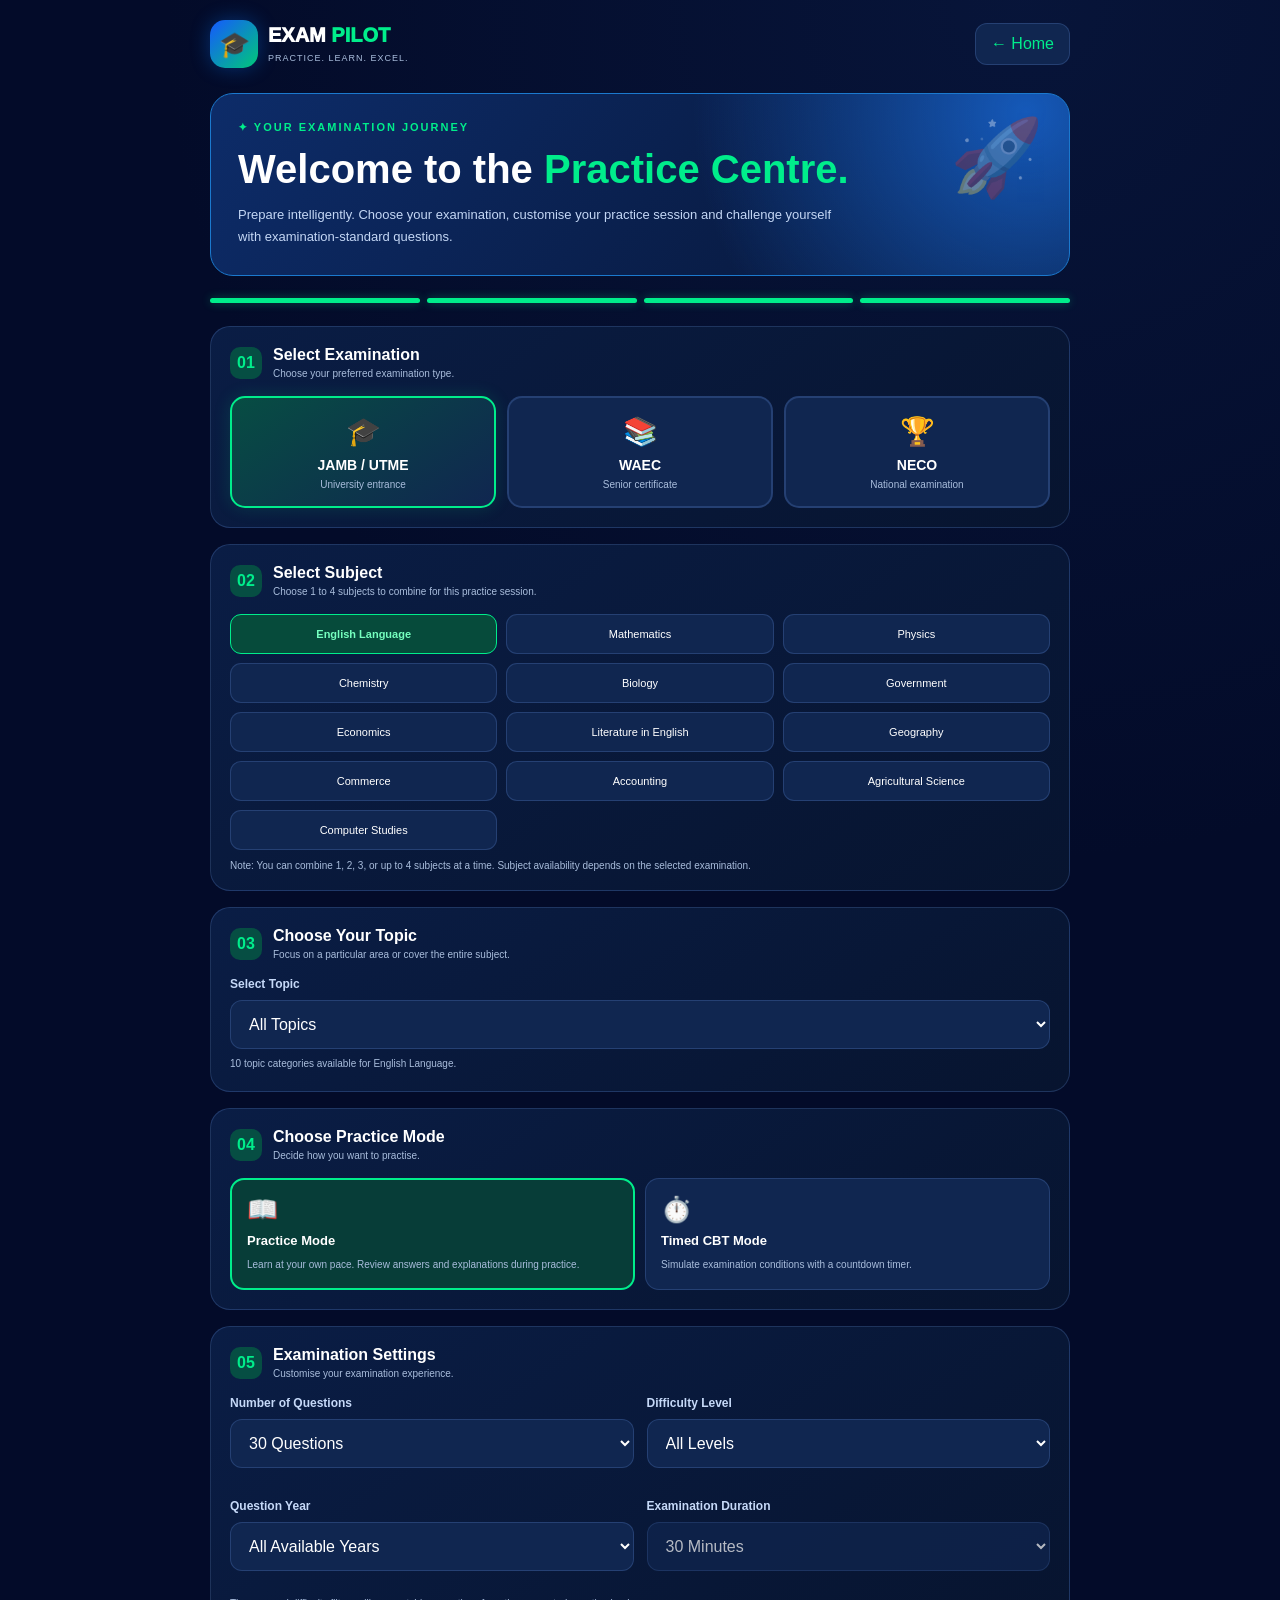
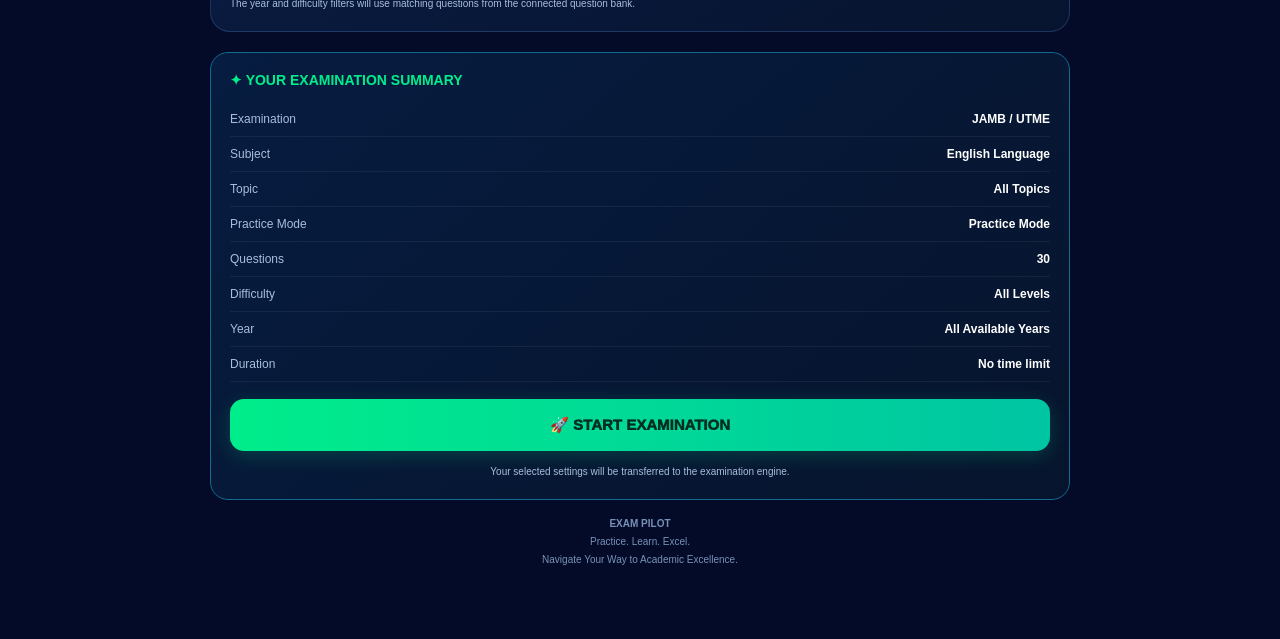
<file: practice.html>
<!DOCTYPE html>
<html lang="en">
<head>
<meta charset="UTF-8">
<meta name="viewport" content="width=device-width, initial-scale=1.0">
<meta name="theme-color" content="#030b29">

<title>Practice Centre | Exam Pilot</title>

<style>
:root {
  --bg:#030b29;
  --panel:#091a40;
  --panel2:#102650;
  --green:#00ed8b;
  --blue:#1265ff;
  --gold:#ffd21c;
  --white:#ffffff;
  --muted:#a9bddc;
  --border:rgba(120,170,255,.2);
  --red:#ff526e;
}

* {
  margin:0;
  padding:0;
  box-sizing:border-box;
}

body {
  background:
    radial-gradient(circle at 80% 0%,#10285a55,transparent 35%),
    var(--bg);
  color:var(--white);
  font-family:Inter,"Segoe UI",Arial,sans-serif;
  min-height:100vh;
  padding-bottom:35px;
}

button,select {
  font:inherit;
}

button {
  cursor:pointer;
  border:none;
}

button:focus-visible,
select:focus-visible {
  outline:2px solid var(--gold);
  outline-offset:3px;
}

.container {
  max-width:900px;
  margin:auto;
  padding:20px;
}

/* HEADER */

.header {
  display:flex;
  justify-content:space-between;
  align-items:center;
  gap:12px;
  margin-bottom:25px;
}

.brand {
  display:flex;
  align-items:center;
  gap:10px;
  cursor:pointer;
}

.logo {
  width:48px;
  height:48px;
  border-radius:15px;
  display:grid;
  place-items:center;
  font-size:25px;
  background:linear-gradient(135deg,#1559ff,#00c978);
  box-shadow:0 0 20px #087aff55;
}

.brand h1 {
  font-size:20px;
  font-weight:950;
}

.brand h1 span {
  color:var(--green);
}

.brand small {
  font-size:9px;
  color:var(--muted);
  letter-spacing:1px;
}

.back {
  background:var(--panel2);
  color:var(--green);
  border:1px solid var(--border);
  padding:11px 15px;
  border-radius:12px;
}

/* HERO */

.intro {
  position:relative;
  overflow:hidden;
  padding:27px;
  border:1px solid #1b79ce;
  border-radius:23px;
  background:
    radial-gradient(circle at 95% 10%,#1559b9,transparent 40%),
    linear-gradient(130deg,#0d2c69,#071535);
  margin-bottom:22px;
}

.intro-label {
  color:var(--green);
  font-size:11px;
  font-weight:900;
  letter-spacing:2px;
}

.intro h2 {
  font-size:clamp(27px,6vw,40px);
  margin:12px 0;
  line-height:1.15;
}

.intro h2 span {
  color:var(--green);
}

.intro p {
  color:#c4d7f5;
  line-height:1.7;
  font-size:13px;
  max-width:600px;
}

.intro-art {
  position:absolute;
  right:25px;
  top:20px;
  font-size:75px;
  opacity:.35;
  pointer-events:none;
}

/* PROGRESS */

.step-indicator {
  display:grid;
  grid-template-columns:repeat(4,1fr);
  gap:7px;
  margin-bottom:23px;
}

.step {
  height:5px;
  border-radius:10px;
  background:#1b3157;
  transition:.2s;
}

.step.active {
  background:var(--green);
  box-shadow:0 0 10px #00ed8b55;
}

/* SECTIONS */

.section {
  background:linear-gradient(145deg,#0a1d45,#07142f);
  border:1px solid var(--border);
  border-radius:20px;
  padding:19px;
  margin-bottom:16px;
}

.section-heading {
  display:flex;
  align-items:center;
  gap:11px;
  margin-bottom:17px;
}

.number {
  width:32px;
  height:32px;
  display:grid;
  place-items:center;
  border-radius:10px;
  background:#064e43;
  color:var(--green);
  font-weight:900;
}

.section-heading h3 {
  font-size:16px;
}

.section-heading small {
  display:block;
  font-size:10px;
  color:var(--muted);
  margin-top:4px;
}

/* EXAM CARDS */

.exam-grid {
  display:grid;
  grid-template-columns:repeat(3,minmax(0,1fr));
  gap:11px;
}

.exam-card {
  background:#102650;
  border:2px solid var(--border);
  color:white;
  border-radius:15px;
  min-height:112px;
  padding:14px 7px;
  text-align:center;
  transition:.2s;
}

.exam-card:hover {
  transform:translateY(-3px);
}

.exam-card.selected {
  border-color:var(--green);
  background:linear-gradient(145deg,#074d43,#102650);
  box-shadow:0 0 17px #00ed8b25;
}

.exam-card .icon {
  font-size:28px;
  display:block;
  margin-bottom:8px;
}

.exam-card strong {
  font-size:14px;
}

.exam-card small {
  display:block;
  color:var(--muted);
  font-size:10px;
  margin-top:5px;
}

/* FORM */

.field {
  margin-bottom:18px;
}

.field:last-child {
  margin-bottom:0;
}

.field label {
  display:block;
  font-size:12px;
  color:#c6d9f8;
  font-weight:800;
  margin-bottom:9px;
}

select {
  width:100%;
  background:#102650;
  border:1px solid var(--border);
  color:white;
  padding:14px;
  border-radius:12px;
  outline:none;
  appearance:auto;
}

select option {
  background:#102650;
  color:white;
}

.help {
  color:var(--muted);
  font-size:10px;
  line-height:1.6;
  margin-top:7px;
}

/* SUBJECTS */

.subject-grid {
  display:grid;
  grid-template-columns:repeat(3,minmax(0,1fr));
  gap:9px;
}

.subject-option {
  padding:13px 6px;
  color:white;
  background:#102650;
  border:1px solid var(--border);
  border-radius:11px;
  font-size:11px;
  transition:.2s;
}

.subject-option.selected {
  background:#064b3b;
  color:#75ffbf;
  border-color:var(--green);
  font-weight:800;
}

.subject-option:hover {
  border-color:var(--green);
}

.subject-note {
  color:var(--muted);
  font-size:10px;
  margin-top:10px;
}

/* MODE */

.mode-grid {
  display:grid;
  grid-template-columns:1fr 1fr;
  gap:10px;
}

.mode {
  background:#102650;
  color:white;
  text-align:left;
  border:1px solid var(--border);
  border-radius:14px;
  padding:15px;
}

.mode.selected {
  border:2px solid var(--green);
  background:#073d38;
}

.mode-icon {
  font-size:25px;
  display:block;
  margin-bottom:9px;
}

.mode strong {
  display:block;
  font-size:13px;
  margin-bottom:6px;
}

.mode small {
  color:var(--muted);
  font-size:10px;
  line-height:1.6;
}

/* OPTIONS */

.options-grid {
  display:grid;
  grid-template-columns:1fr 1fr;
  gap:13px;
}

/* SUMMARY */

.summary {
  background:linear-gradient(140deg,#061c40,#07142d);
  border:1px solid #126b8e;
  border-radius:18px;
  padding:19px;
  margin-top:20px;
}

.summary h3 {
  color:var(--green);
  font-size:14px;
  margin-bottom:14px;
}

.summary-row {
  display:flex;
  justify-content:space-between;
  align-items:center;
  gap:12px;
  border-bottom:1px solid #ffffff0e;
  padding:10px 0;
  font-size:12px;
}

.summary-row:last-child {
  border-bottom:none;
}

.summary-row span {
  color:var(--muted);
}

.summary-row strong {
  text-align:right;
}

.start {
  width:100%;
  padding:17px;
  border-radius:14px;
  margin-top:17px;
  background:linear-gradient(90deg,#00ed8b,#00c5a3);
  color:#002e22;
  font-weight:950;
  font-size:15px;
  box-shadow:0 5px 20px #00ed8b30;
  transition:.2s;
}

.start:hover {
  transform:translateY(-2px);
  filter:brightness(1.08);
}

.start:disabled {
  opacity:.6;
  cursor:not-allowed;
}

.footer {
  text-align:center;
  color:#7891b7;
  font-size:10px;
  line-height:1.8;
  padding:15px;
}

.toast {
  position:fixed;
  z-index:20;
  bottom:20px;
  left:50%;
  transform:translate(-50%,20px);
  opacity:0;
  pointer-events:none;
  background:#102b52;
  border:1px solid var(--green);
  padding:13px 19px;
  border-radius:12px;
  font-size:12px;
  text-align:center;
  width:max-content;
  max-width:90%;
  transition:.25s;
}

.toast.show {
  opacity:1;
  transform:translate(-50%,0);
}

.toast.error {
  border-color:var(--red);
}

/* RESPONSIVENESS */

@media(max-width:520px) {
  .container {
    padding:12px;
  }

  .intro {
    padding:20px;
  }

  .intro-art {
    right:10px;
    font-size:55px;
  }

  .section {
    padding:15px;
  }

  .exam-card {
    min-height:105px;
  }

  .exam-card strong {
    font-size:12px;
  }

  .subject-grid {
    grid-template-columns:repeat(2,minmax(0,1fr));
  }

  .subject-option {
    font-size:11px;
  }
}

@media(max-width:350px) {
  .exam-grid {
    gap:5px;
  }

  .exam-card {
    padding:10px 3px;
  }

  .mode-grid,
  .options-grid {
    grid-template-columns:1fr;
  }
}
</style>
</head>

<body>

<div class="container">

  <!-- HEADER -->

  <header class="header">

    <div class="brand" onclick="goHome()">
      <div class="logo">🎓</div>

      <div>
        <h1>EXAM <span>PILOT</span></h1>
        <small>PRACTICE. LEARN. EXCEL.</small>
      </div>
    </div>

    <button class="back" onclick="goHome()">
      ← Home
    </button>

  </header>

  <!-- INTRO -->

  <section class="intro">

    <div class="intro-label">
      ✦ YOUR EXAMINATION JOURNEY
    </div>

    <h2>
      Welcome to the
      <span>Practice Centre.</span>
    </h2>

    <p>
      Prepare intelligently. Choose your examination,
      customise your practice session and challenge
      yourself with examination-standard questions.
    </p>

    <div class="intro-art">🚀</div>

  </section>

  <!-- STEP INDICATOR -->

  <div class="step-indicator">
    <div class="step active"></div>
    <div class="step active"></div>
    <div class="step active"></div>
    <div class="step active"></div>
  </div>

  <!-- 01 EXAMINATION -->

  <section class="section">

    <div class="section-heading">
      <div class="number">01</div>
      <div>
        <h3>Select Examination</h3>
        <small>Choose your preferred examination type.</small>
      </div>
    </div>

    <div class="exam-grid">

      <button class="exam-card selected"
        data-exam="JAMB"
        onclick="chooseExam(this)">

        <span class="icon">🎓</span>
        <strong>JAMB / UTME</strong>
        <small>University entrance</small>

      </button>

      <button class="exam-card"
        data-exam="WAEC"
        onclick="chooseExam(this)">

        <span class="icon">📚</span>
        <strong>WAEC</strong>
        <small>Senior certificate</small>

      </button>

      <button class="exam-card"
        data-exam="NECO"
        onclick="chooseExam(this)">

        <span class="icon">🏆</span>
        <strong>NECO</strong>
        <small>National examination</small>

      </button>

    </div>

  </section>

  <!-- 02 SUBJECT -->

  <section class="section">

    <div class="section-heading">
      <div class="number">02</div>
      <div>
        <h3>Select Subject</h3>
        <small>Choose 1 to 4 subjects to combine for this practice session.</small>
      </div>
    </div>

    <div class="subject-grid" id="subjects">

      <button class="subject-option selected"
        data-subject="English Language"
        onclick="chooseSubject(this)">
        📘 English Language
      </button>

      <button class="subject-option"
        data-subject="Mathematics"
        onclick="chooseSubject(this)">
        🧮 Mathematics
      </button>

      <button class="subject-option"
        data-subject="Physics"
        onclick="chooseSubject(this)">
        ⚛️ Physics
      </button>

      <button class="subject-option"
        data-subject="Chemistry"
        onclick="chooseSubject(this)">
        🧪 Chemistry
      </button>

      <button class="subject-option"
        data-subject="Biology"
        onclick="chooseSubject(this)">
        🌿 Biology
      </button>

      <button class="subject-option"
        data-subject="Government"
        onclick="chooseSubject(this)">
        🏛️ Government
      </button>

      <button class="subject-option"
        data-subject="Economics"
        onclick="chooseSubject(this)">
        📊 Economics
      </button>

      <button class="subject-option"
        data-subject="Literature in English"
        onclick="chooseSubject(this)">
        📖 Literature
      </button>

      <button class="subject-option"
        data-subject="Geography"
        onclick="chooseSubject(this)">
        🌍 Geography
      </button>

      <button class="subject-option"
        data-subject="Commerce"
        onclick="chooseSubject(this)">
        💼 Commerce
      </button>

      <button class="subject-option"
        data-subject="Accounting"
        onclick="chooseSubject(this)">
        📈 Accounting
      </button>

      <button class="subject-option"
        data-subject="Agricultural Science"
        onclick="chooseSubject(this)">
        🌱 Agricultural Science
      </button>

      <button class="subject-option"
        data-subject="Civic Education"
        onclick="chooseSubject(this)">
        ⚖️ Civic Education
      </button>

      <button class="subject-option"
        data-subject="Computer Studies"
        onclick="chooseSubject(this)">
        💻 Computer Studies
      </button>

      <button class="subject-option"
        data-subject="Further Mathematics"
        onclick="chooseSubject(this)">
        ➗ Further Mathematics
      </button>

    </div>

    <p class="subject-note">
      Note: You can combine 1, 2, 3, or up to 4 subjects at a time.
      Subject availability depends on the selected examination.
    </p>

  </section>

  <!-- 03 TOPIC -->

  <section class="section">

    <div class="section-heading">
      <div class="number">03</div>
      <div>
        <h3>Choose Your Topic</h3>
        <small>Focus on a particular area or cover the entire subject.</small>
      </div>
    </div>

    <div class="field">
      <label for="topic">Select Topic</label>

      <select id="topic">
        <option value="all">All Topics</option>
      </select>

      <p class="help" id="topicHelp">
        Choose a subject to view its available topics.
      </p>
    </div>

  </section>

  <!-- 04 MODE -->

  <section class="section">

    <div class="section-heading">
      <div class="number">04</div>
      <div>
        <h3>Choose Practice Mode</h3>
        <small>Decide how you want to practise.</small>
      </div>
    </div>

    <div class="mode-grid">

      <button class="mode selected"
        data-mode="practice"
        onclick="chooseMode(this)">

        <span class="mode-icon">📖</span>

        <strong>Practice Mode</strong>

        <small>
          Learn at your own pace. Review answers
          and explanations during practice.
        </small>

      </button>

      <button class="mode"
        data-mode="timed"
        onclick="chooseMode(this)">

        <span class="mode-icon">⏱️</span>

        <strong>Timed CBT Mode</strong>

        <small>
          Simulate examination conditions with
          a countdown timer.
        </small>

      </button>

    </div>

  </section>

  <!-- 05 QUESTION SETTINGS -->

  <section class="section">

    <div class="section-heading">
      <div class="number">05</div>
      <div>
        <h3>Examination Settings</h3>
        <small>Customise your examination experience.</small>
      </div>
    </div>

    <div class="options-grid">

      <div class="field">

        <label for="questionCount">
          Number of Questions
        </label>

        <select id="questionCount">
          <option value="10">10 Questions</option>
          <option value="20">20 Questions</option>
          <option value="30" selected>30 Questions</option>
          <option value="40">40 Questions</option>
          <option value="50">50 Questions</option>
          <option value="60">60 Questions</option>
          <option value="100">100 Questions</option>
        </select>

      </div>

      <div class="field">

        <label for="difficulty">
          Difficulty Level
        </label>

        <select id="difficulty">
          <option value="all">All Levels</option>
          <option value="easy">Easy</option>
          <option value="medium">Intermediate</option>
          <option value="hard">Advanced</option>
        </select>

      </div>

      <div class="field">

        <label for="year">
          Question Year
        </label>

        <select id="year">
          <option value="all">All Available Years</option>
          <option value="2026">2026</option>
          <option value="2025">2025</option>
          <option value="2024">2024</option>
          <option value="2023">2023</option>
          <option value="2022">2022</option>
          <option value="2021">2021</option>
          <option value="2020">2020</option>
          <option value="2019">2019</option>
          <option value="2018">2018</option>
          <option value="2017">2017</option>
          <option value="2016">2016</option>
          <option value="2015">2015</option>
          <option value="2014">2014</option>
          <option value="2013">2013</option>
          <option value="2012">2012</option>
          <option value="2011">2011</option>
          <option value="2010">2010</option>
        </select>

      </div>

      <div class="field" id="durationField">

        <label for="duration">
          Examination Duration
        </label>

        <select id="duration">
          <option value="15">15 Minutes</option>
          <option value="30" selected>30 Minutes</option>
          <option value="45">45 Minutes</option>
          <option value="60">60 Minutes</option>
          <option value="90">90 Minutes</option>
          <option value="120">120 Minutes</option>
        </select>

      </div>

    </div>

    <p class="help" id="settingsHelp">
      The year and difficulty filters will use matching
      questions from the connected question bank.
    </p>

  </section>

  <!-- EXAM SUMMARY -->

  <section class="summary">

    <h3>✦ YOUR EXAMINATION SUMMARY</h3>

    <div class="summary-row">
      <span>Examination</span>
      <strong id="sumExam">JAMB / UTME</strong>
    </div>

    <div class="summary-row">
      <span>Subject</span>
      <strong id="sumSubject">English Language</strong>
    </div>

    <div class="summary-row">
      <span>Topic</span>
      <strong id="sumTopic">All Topics</strong>
    </div>

    <div class="summary-row">
      <span>Practice Mode</span>
      <strong id="sumMode">Practice Mode</strong>
    </div>

    <div class="summary-row">
      <span>Questions</span>
      <strong id="sumCount">30</strong>
    </div>

    <div class="summary-row">
      <span>Difficulty</span>
      <strong id="sumDifficulty">All Levels</strong>
    </div>

    <div class="summary-row">
      <span>Year</span>
      <strong id="sumYear">All Available Years</strong>
    </div>

    <div class="summary-row">
      <span>Duration</span>
      <strong id="sumDuration">30 Minutes</strong>
    </div>

    <button class="start" id="startButton"
      onclick="startExam()">

      🚀 START EXAMINATION

    </button>

    <p class="help" style="text-align:center;margin-top:13px">
      Your selected settings will be transferred
      to the examination engine.
    </p>

  </section>

  <footer class="footer">
    <strong>EXAM PILOT</strong><br>
    Practice. Learn. Excel.<br>
    Navigate Your Way to Academic Excellence.
  </footer>

</div>

<div class="toast" id="toast"></div>

<script>

/* ======================================
   EXAM PILOT PRACTICE CENTRE
   CONFIGURATION AND NAVIGATION
====================================== */


/* 1. APPLICATION STATE */

const MAX_SUBJECTS = 4;
let selectedExam = "JAMB";
let selectedSubjects = ["English Language"];
let selectedMode = "practice";


/* 2. SUBJECT CATALOGUE */

const SUBJECTS = {

  JAMB: [
    "English Language",
    "Mathematics",
    "Physics",
    "Chemistry",
    "Biology",
    "Government",
    "Economics",
    "Literature in English",
    "Geography",
    "Commerce",
    "Accounting",
    "Agricultural Science",
    "Computer Studies"
  ],

  WAEC: [
    "English Language",
    "Mathematics",
    "Physics",
    "Chemistry",
    "Biology",
    "Government",
    "Economics",
    "Literature in English",
    "Geography",
    "Commerce",
    "Accounting",
    "Agricultural Science",
    "Civic Education",
    "Computer Studies",
    "Further Mathematics"
  ],

  NECO: [
    "English Language",
    "Mathematics",
    "Physics",
    "Chemistry",
    "Biology",
    "Government",
    "Economics",
    "Literature in English",
    "Geography",
    "Commerce",
    "Accounting",
    "Agricultural Science",
    "Civic Education",
    "Computer Studies",
    "Further Mathematics"
  ]

};


/* 3. SUBJECT TOPIC DATABASE */

const TOPICS = {

  "English Language": [
    "Grammar and Mechanics",
    "Comprehension",
    "Vocabulary",
    "Oral English",
    "Lexis and Structure",
    "Sentence Interpretation",
    "Summary Writing",
    "Register",
    "Synonyms and Antonyms",
    "Figures of Speech"
  ],

  "Mathematics": [
    "Number Bases",
    "Fractions and Decimals",
    "Indices and Logarithms",
    "Algebra",
    "Geometry",
    "Trigonometry",
    "Statistics",
    "Probability",
    "Mensuration",
    "Coordinate Geometry",
    "Sets",
    "Sequences and Series"
  ],

  "Physics": [
    "Measurements",
    "Motion",
    "Force and Equilibrium",
    "Work, Energy and Power",
    "Heat",
    "Waves",
    "Sound",
    "Light",
    "Electricity",
    "Magnetism",
    "Modern Physics"
  ],

  "Chemistry": [
    "Atomic Structure",
    "Chemical Bonding",
    "Periodic Table",
    "Acids, Bases and Salts",
    "Chemical Reactions",
    "Organic Chemistry",
    "Electrolysis",
    "Gas Laws",
    "Chemical Equilibrium",
    "Metals and Non-metals"
  ],

  "Biology": [
    "Cell Biology",
    "Nutrition",
    "Respiration",
    "Transport Systems",
    "Reproduction",
    "Genetics",
    "Ecology",
    "Evolution",
    "Classification",
    "Human Biology"
  ],

  "Government": [
    "Basic Concepts in Government",
    "Political Concepts",
    "Constitutional Development",
    "Constitutionalism",
    "Forms of Government",
    "Systems of Government",
    "Political Parties",
    "Electoral Systems",
    "Public Administration",
    "International Relations",
    "Political Ideologies",
    "Military Rule in Nigeria",
    "Nigerian Foreign Policy",
    "ECOWAS and African Organisations",
    "United Nations"
  ],

  "Economics": [
    "Basic Economic Concepts",
    "Demand and Supply",
    "Elasticity",
    "Production",
    "Market Structures",
    "National Income",
    "Inflation",
    "Unemployment",
    "Money and Banking",
    "Public Finance",
    "International Trade"
  ],

  "Literature in English": [
    "Literary Appreciation",
    "Literary Terms",
    "Figures of Speech",
    "Poetry",
    "Prose",
    "Drama",
    "Characterisation",
    "Themes and Settings",
    "African Literature",
    "Non-African Literature"
  ],

  "Geography": [
    "Physical Geography",
    "Weather and Climate",
    "Population",
    "Settlement",
    "Economic Activities",
    "Map Reading",
    "Environmental Resources"
  ],

  "Commerce": [
    "Trade",
    "Business Organisation",
    "Banking",
    "Insurance",
    "Transportation",
    "Advertising",
    "Warehousing",
    "International Trade"
  ],

  "Accounting": [
    "Accounting Principles",
    "Double Entry",
    "Ledger Accounts",
    "Trial Balance",
    "Final Accounts",
    "Bank Reconciliation",
    "Depreciation",
    "Partnership Accounts"
  ],

  "Agricultural Science": [
    "Soil Science",
    "Crop Production",
    "Animal Production",
    "Farm Management",
    "Agricultural Economics",
    "Farm Tools and Machinery",
    "Pests and Diseases"
  ],

  "Civic Education": [
    "Citizenship",
    "Human Rights",
    "Democracy",
    "Rule of Law",
    "National Values",
    "Constitution",
    "Drug Abuse"
  ],

  "Computer Studies": [
    "Computer Fundamentals",
    "Computer Hardware",
    "Computer Software",
    "Data Processing",
    "Programming",
    "Computer Networks",
    "Internet and Security"
  ],

  "Further Mathematics": [
    "Matrices",
    "Differentiation",
    "Integration",
    "Vectors",
    "Complex Numbers",
    "Mechanics",
    "Probability",
    "Advanced Trigonometry"
  ]

};


/* 4. TOAST NOTIFICATIONS */

let toastTimer;

function notify(message, error = false) {

  const toast = document.getElementById("toast");
  if (!toast) return;

  toast.textContent = message;

  toast.classList.toggle("error", error);

  toast.classList.add("show");

  clearTimeout(toastTimer);

  toastTimer = setTimeout(() => {
    toast.classList.remove("show");
  }, 2800);

}


/* 5. HOME NAVIGATION */

function goHome() {

  window.location.href = "index.html";

}


/* 6. EXAMINATION SELECTION */

function chooseExam(button) {

  document.querySelectorAll(".exam-card")
    .forEach(card => card.classList.remove("selected"));

  button.classList.add("selected");

  selectedExam = button.dataset.exam;

  renderSubjects();

  updateSummary();

  notify(selectedExam + " selected.");

}


/* 7. SUBJECT RENDERING */

function renderSubjects() {

  const container = document.getElementById("subjects");
  if (!container) return;

  const available = SUBJECTS[selectedExam] || [];

  container.innerHTML = "";

  available.forEach(name => {

    const button = document.createElement("button");

    button.type = "button";

    button.className = "subject-option";

    button.dataset.subject = name;

    button.textContent = name;

    button.addEventListener("click", function() {
      chooseSubject(this);
    });

    container.appendChild(button);

  });

  selectedSubjects = selectedSubjects.filter(sub => available.includes(sub));

  if (!selectedSubjects.length && available.length) {
    selectedSubjects = [available[0]];
  }

  [...container.children].forEach(button => {
    if (selectedSubjects.includes(button.dataset.subject)) {
      button.classList.add("selected");
    }
  });

  renderTopics();

}


/* 8. SUBJECT SELECTION (1 TO 4 SUBJECTS) */

function chooseSubject(button) {

  const subjectName = button.dataset.subject;
  const exists = selectedSubjects.includes(subjectName);

  if (exists) {
    if (selectedSubjects.length === 1) {
      notify("At least 1 subject must remain selected.", true);
      return;
    }
    selectedSubjects = selectedSubjects.filter(s => s !== subjectName);
    button.classList.remove("selected");
    notify(subjectName + " removed (" + selectedSubjects.length + "/" + MAX_SUBJECTS + ").");
  } else {
    if (selectedSubjects.length >= MAX_SUBJECTS) {
      notify("You can combine up to " + MAX_SUBJECTS + " subjects at a time.", true);
      return;
    }
    selectedSubjects.push(subjectName);
    button.classList.add("selected");
    notify(subjectName + " added (" + selectedSubjects.length + "/" + MAX_SUBJECTS + ").");
  }

  renderTopics();

  updateSummary();

}


/* 9. TOPIC RENDERING */

function renderTopics() {

  const select = document.getElementById("topic");

  const help = document.getElementById("topicHelp");
  if (!select) return;

  const primarySubject = selectedSubjects[0];
  const topics = selectedSubjects.length === 1 ? (TOPICS[primarySubject] || []) : [];

  select.innerHTML = "";

  const allOption = document.createElement("option");

  allOption.value = "all";

  allOption.textContent = "All Topics";

  select.appendChild(allOption);

  topics.forEach(topic => {

    const option = document.createElement("option");

    option.value = topic;

    option.textContent = topic;

    select.appendChild(option);

  });

  if (help) {
    if (selectedSubjects.length > 1) {
      help.textContent = "Combined subject mode (" + selectedSubjects.join(", ") + ") uses All Topics across selected subjects.";
    } else {
      help.textContent = topics.length
        ? topics.length + " topic categories available for " + primarySubject + "."
        : "Topic categories will be added for this subject.";
    }
  }

}


/* 10. MODE SELECTION */

function chooseMode(button) {

  document.querySelectorAll(".mode")
    .forEach(item => item.classList.remove("selected"));

  button.classList.add("selected");

  selectedMode = button.dataset.mode;

  const durationField = document.getElementById("durationField");
  const durationSelect = document.getElementById("duration");

  if (durationField) {
    durationField.style.opacity = selectedMode === "timed" ? "1" : ".55";
  }

  if (durationSelect) {
    durationSelect.disabled = selectedMode !== "timed";
  }

  updateSummary();

}


/* 11. UPDATE SUMMARY */

function updateSummary() {

  const topic = document.getElementById("topic");

  const count = document.getElementById("questionCount");

  const difficulty = document.getElementById("difficulty");

  const year = document.getElementById("year");

  const duration = document.getElementById("duration");

  const setText = (id, value) => {
    const el = document.getElementById(id);
    if (el) el.textContent = value;
  };

  setText("sumExam", selectedExam === "JAMB" ? "JAMB / UTME" : selectedExam);

  setText("sumSubject", selectedSubjects.join(" + "));

  setText(
    "sumTopic",
    selectedSubjects.length > 1
      ? "All Topics"
      : (topic && topic.selectedOptions[0] ? topic.selectedOptions[0].textContent : "All Topics")
  );

  setText("sumMode", selectedMode === "practice" ? "Practice Mode" : "Timed CBT Mode");

  setText("sumCount", count ? count.value : "30");

  setText("sumDifficulty", difficulty && difficulty.selectedOptions[0] ? difficulty.selectedOptions[0].textContent : "All Levels");

  setText("sumYear", year && year.selectedOptions[0] ? year.selectedOptions[0].textContent : "All Available Years");

  setText("sumDuration", selectedMode === "practice" ? "No time limit" : (duration ? duration.value + " Minutes" : "30 Minutes"));

}


/* 12. LISTEN FOR SETTING CHANGES */

[
  "topic",
  "questionCount",
  "difficulty",
  "year",
  "duration"
].forEach(id => {

  const el = document.getElementById(id);
  if (el) {
    el.addEventListener("change", updateSummary);
  }

});


/* 13. EXAMINATION CONFIGURATION */

function getConfiguration() {

  const topicEl = document.getElementById("topic");
  const countEl = document.getElementById("questionCount");
  const diffEl = document.getElementById("difficulty");
  const yearEl = document.getElementById("year");
  const durEl = document.getElementById("duration");

  return {

    exam: selectedExam,

    subject: selectedSubjects[0] || "English Language",

    subjects: selectedSubjects.length ? [...selectedSubjects] : ["English Language"],

    topic: selectedSubjects.length > 1 ? "all" : (topicEl ? topicEl.value : "all"),

    mode: selectedMode,

    questions: Number(countEl ? countEl.value : 30) || 30,

    difficulty: diffEl ? diffEl.value : "all",

    year: yearEl ? yearEl.value : "all",

    duration: selectedMode === "timed"
      ? (Number(durEl ? durEl.value : 30) || 30)
      : null,

    createdAt: new Date().toISOString(),

    version: 2

  };

}


/* 14. START EXAMINATION */

function ensureStartButtonActive() {

  const startButton = document.getElementById("startButton");
  if (!startButton) return;

  startButton.disabled = false;
  startButton.removeAttribute("disabled");
  startButton.setAttribute("aria-disabled", "false");
  startButton.style.opacity = "1";
  startButton.style.pointerEvents = "auto";

}

function startExam() {

  ensureStartButtonActive();

  const configuration = getConfiguration();

  if (!configuration.exam ||
      !Array.isArray(configuration.subjects) ||
      !configuration.subjects.length ||
      !configuration.questions) {

    ensureStartButtonActive();
    notify("Please select at least 1 subject and complete your settings.", true);

    return;

  }

  try {

    sessionStorage.setItem(
      "examPilotConfig",
      JSON.stringify(configuration)
    );

  } catch (error) {

    // Continue to exam.html even if sessionStorage is restricted in a preview frame

  }

  ensureStartButtonActive();
  window.location.href = "exam.html";

}


/* 15. INITIALISE PAGE */

function initialise() {

  try {

    const params = new URLSearchParams(window.location.search);

    const requestedSubject = params.get("subject");

    if (requestedSubject) {

      const match = Object.values(SUBJECTS)
        .flat()
        .find(subject =>
          subject.toLowerCase() === requestedSubject.toLowerCase()
        );

      if (match) {
        selectedSubjects = [match];
      }

    }

  } catch (err) {

    // Ignore URL parameter parsing issues

  }

  renderSubjects();

  updateSummary();

  const durationEl = document.getElementById("duration");
  if (durationEl) {
    durationEl.disabled = selectedMode !== "timed";
  }

  ensureStartButtonActive();

}

document.addEventListener("DOMContentLoaded", initialise);
window.addEventListener("pageshow", ensureStartButtonActive);

</script>

</body>
</html>
</file>
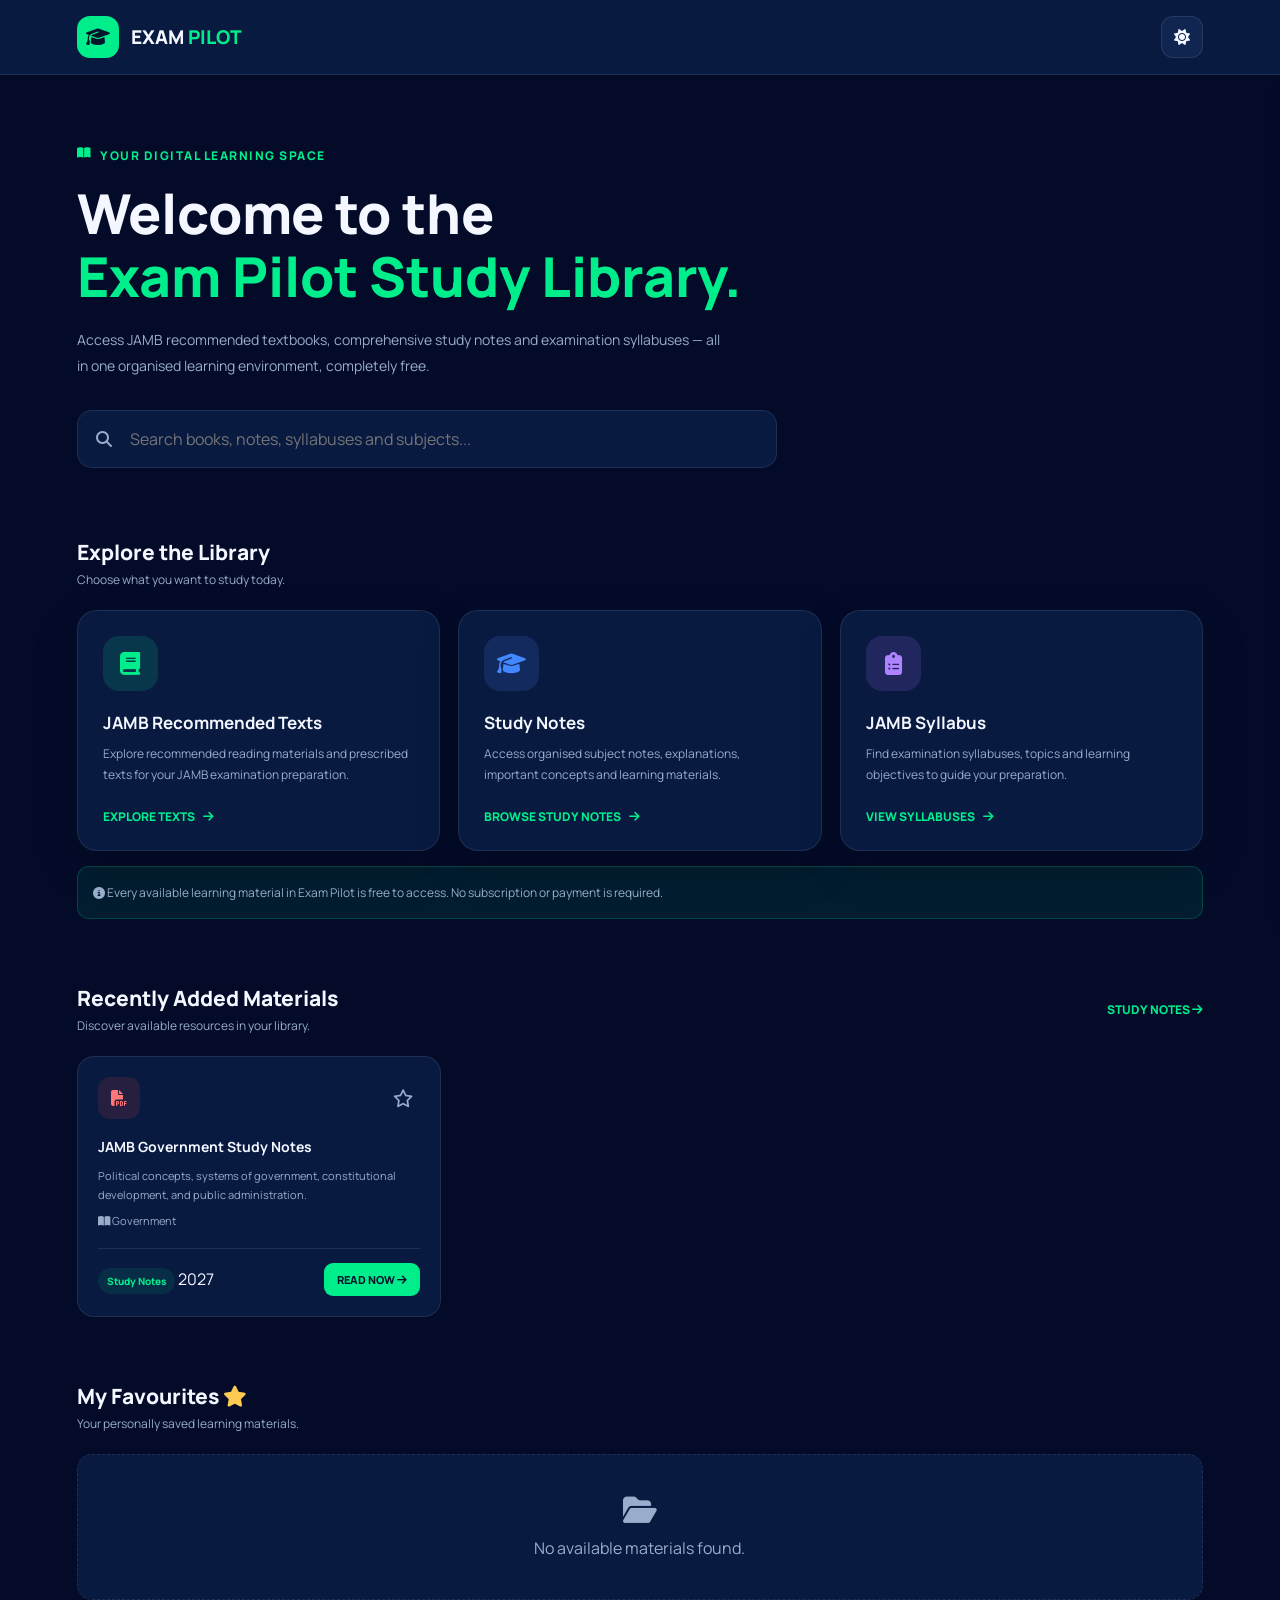
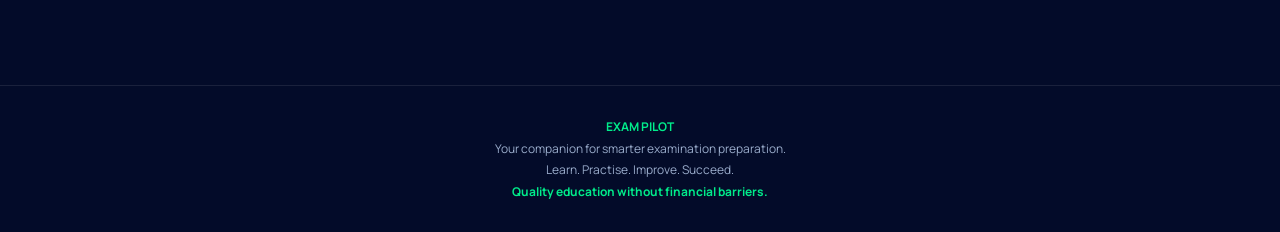
<file: study-library.html>
<!DOCTYPE html>
<html lang="en">
<head>
<meta charset="UTF-8">
<meta name="viewport" content="width=device-width, initial-scale=1.0">
<meta name="theme-color" content="#030b29">

<title>Study Library | Exam Pilot</title>
<meta name="description" content="Access free JAMB recommended texts, study notes and examination syllabuses on Exam Pilot.">

<link rel="preconnect" href="https://fonts.googleapis.com">
<link rel="preconnect" href="https://fonts.gstatic.com" crossorigin>
<link href="https://fonts.googleapis.com/css2?family=Manrope:wght@400;500;600;700;800&display=swap" rel="stylesheet">

<link rel="stylesheet" href="https://cdnjs.cloudflare.com/ajax/libs/font-awesome/6.5.2/css/all.min.css">

<!-- Shared Study Library stylesheet -->
<link rel="stylesheet" href="library.css">

<style>
:root {
  --bg:#030b29;
  --panel:#091a40;
  --panel2:#102650;
  --text:#f4f7ff;
  --muted:#9aaccb;
  --green:#00ed8b;
  --blue:#4388ff;
  --border:rgba(255,255,255,.09);
  --shadow:0 15px 45px rgba(0,0,0,.18);
}

body.light {
  --bg:#f3f6fc;
  --panel:#fff;
  --panel2:#edf2fb;
  --text:#102044;
  --muted:#66748f;
  --green:#00a96b;
  --blue:#2563eb;
  --border:rgba(15,35,75,.12);
  --shadow:0 12px 35px rgba(20,40,80,.08);
}

* {
  margin:0;
  padding:0;
  box-sizing:border-box;
}

body {
  font-family:'Manrope',sans-serif;
  background:var(--bg);
  color:var(--text);
  min-height:100vh;
  transition:.25s;
}

button,input {font:inherit;}
button {cursor:pointer;}
a {color:inherit;text-decoration:none;}

.topbar {
  height:75px;
  padding:0 6%;
  display:flex;
  align-items:center;
  justify-content:space-between;
  background:var(--panel);
  border-bottom:1px solid var(--border);
  position:sticky;
  top:0;
  z-index:100;
}

.brand {
  display:flex;
  align-items:center;
  gap:12px;
  font-size:19px;
  font-weight:800;
}

.brand span {color:var(--green);}

.brand-icon {
  width:42px;
  height:42px;
  display:grid;
  place-items:center;
  border-radius:13px;
  background:var(--green);
  color:#03152c;
}

.top-actions {
  display:flex;
  gap:12px;
}

.icon-btn {
  width:42px;
  height:42px;
  border:1px solid var(--border);
  background:var(--panel2);
  color:var(--text);
  border-radius:12px;
  display:grid;
  place-items:center;
}

.menu-btn {display:none;}

.nav-drawer {
  position:fixed;
  top:75px;
  right:0;
  width:290px;
  max-width:85%;
  height:calc(100vh - 75px);
  background:var(--panel);
  border-left:1px solid var(--border);
  padding:25px;
  z-index:99;
  transform:translateX(110%);
  transition:.3s;
  box-shadow:var(--shadow);
  overflow-y:auto;
}

.nav-drawer.open {transform:translateX(0);}

.nav-drawer h3 {
  font-size:13px;
  color:var(--muted);
  margin-bottom:18px;
}

.nav-link {
  display:flex;
  align-items:center;
  gap:13px;
  padding:15px;
  border-radius:12px;
  margin-bottom:8px;
  font-size:13px;
  font-weight:700;
}

.nav-link:hover,.nav-link.active {
  background:var(--panel2);
  color:var(--green);
}

.drawer-overlay {
  position:fixed;
  inset:75px 0 0;
  background:rgba(0,0,0,.45);
  z-index:98;
  display:none;
}

.drawer-overlay.show {display:block;}

.container {
  width:88%;
  max-width:1250px;
  margin:auto;
}

.hero {
  padding:65px 0 45px;
}

.hero-label {
  display:inline-flex;
  gap:8px;
  color:var(--green);
  font-size:12px;
  font-weight:800;
  letter-spacing:1.5px;
  margin-bottom:18px;
}

.hero h1 {
  font-size:clamp(32px,5vw,55px);
  line-height:1.15;
  font-weight:800;
}

.hero h1 span {color:var(--green);}

.hero p {
  color:var(--muted);
  max-width:650px;
  font-size:14px;
  line-height:1.9;
  margin-top:18px;
}

.search-area {
  max-width:700px;
  margin-top:30px;
  position:relative;
}

.search-area i {
  position:absolute;
  left:19px;
  top:50%;
  transform:translateY(-50%);
  color:var(--muted);
}

.search-area input {
  width:100%;
  height:58px;
  padding:0 20px 0 52px;
  border-radius:15px;
  outline:none;
  border:1px solid var(--border);
  background:var(--panel);
  color:var(--text);
}

.search-area input:focus {border-color:var(--green);}

.section {padding:25px 0 40px;}

.section-heading {
  display:flex;
  justify-content:space-between;
  align-items:center;
  gap:15px;
  margin-bottom:22px;
}

.section-heading h2 {font-size:21px;font-weight:800;}

.section-heading p {
  color:var(--muted);
  font-size:12px;
  margin-top:5px;
}

.category-grid {
  display:grid;
  grid-template-columns:repeat(3,1fr);
  gap:18px;
}

.category-card {
  background:var(--panel);
  border:1px solid var(--border);
  border-radius:20px;
  padding:25px;
  min-height:230px;
  display:flex;
  flex-direction:column;
  justify-content:space-between;
  transition:.25s;
  box-shadow:var(--shadow);
}

.category-card:hover {
  transform:translateY(-5px);
  border-color:var(--green);
}

.category-icon {
  width:55px;
  height:55px;
  border-radius:16px;
  display:grid;
  place-items:center;
  font-size:23px;
  margin-bottom:20px;
}

.icon-green {background:rgba(0,237,139,.13);color:var(--green);}
.icon-blue {background:rgba(67,136,255,.15);color:var(--blue);}
.icon-purple {background:rgba(170,115,255,.15);color:#ad83ff;}

.category-card h3 {font-size:17px;margin-bottom:9px;}

.category-card p {
  color:var(--muted);
  font-size:12px;
  line-height:1.8;
}

.category-action {
  margin-top:22px;
  color:var(--green);
  font-size:12px;
  font-weight:800;
}

.category-action i {margin-left:6px;}

.material-grid {
  display:grid;
  grid-template-columns:repeat(3,1fr);
  gap:17px;
}

.material-card {
  background:var(--panel);
  border:1px solid var(--border);
  border-radius:17px;
  padding:20px;
  transition:.2s;
}

.material-card:hover {
  border-color:var(--green);
  transform:translateY(-3px);
}

.material-top {
  display:flex;
  align-items:center;
  justify-content:space-between;
  margin-bottom:17px;
}

.pdf-icon {
  width:42px;
  height:42px;
  display:grid;
  place-items:center;
  background:rgba(255,70,70,.12);
  color:#ff7777;
  border-radius:12px;
}

.favourite-btn {
  background:transparent;
  border:none;
  color:var(--muted);
  font-size:18px;
  padding:7px;
}

.favourite-btn.saved {color:#ffca52;}

.material-card h3 {
  font-size:14px;
  line-height:1.6;
  margin-bottom:8px;
}

.material-card p {
  font-size:11px;
  color:var(--muted);
  line-height:1.7;
}

.material-meta {
  display:flex;
  justify-content:space-between;
  align-items:center;
  gap:8px;
  margin-top:17px;
  padding-top:14px;
  border-top:1px solid var(--border);
}

.material-tag {
  font-size:10px;
  color:var(--green);
  background:rgba(0,237,139,.09);
  padding:6px 9px;
  border-radius:20px;
  font-weight:800;
}

.open-material {
  background:var(--green);
  color:#03152c;
  border:none;
  border-radius:9px;
  padding:9px 13px;
  font-size:11px;
  font-weight:800;
}

.empty-state {
  grid-column:1/-1;
  text-align:center;
  padding:40px 20px;
  color:var(--muted);
  background:var(--panel);
  border:1px dashed var(--border);
  border-radius:15px;
}

.empty-state i {
  font-size:30px;
  margin-bottom:12px;
}

.loading-state {
  grid-column:1/-1;
  text-align:center;
  padding:40px;
  color:var(--muted);
}

.loading-state i {
  color:var(--green);
  font-size:25px;
  margin-bottom:12px;
}

.section-link {
  color:var(--green);
  font-size:12px;
  font-weight:800;
}

.notice {
  background:rgba(0,237,139,.08);
  border:1px solid rgba(0,237,139,.2);
  color:var(--muted);
  padding:15px;
  border-radius:12px;
  font-size:12px;
  line-height:1.8;
  margin-top:15px;
}

footer {
  border-top:1px solid var(--border);
  margin-top:45px;
  padding:30px 6%;
  text-align:center;
  color:var(--muted);
  font-size:12px;
  line-height:1.8;
}

footer strong {color:var(--green);}

button:focus-visible,a:focus-visible,input:focus-visible {
  outline:2px solid var(--green);
  outline-offset:3px;
}

@media(max-width:900px) {
  .category-grid,.material-grid {
    grid-template-columns:repeat(2,1fr);
  }
}

@media(max-width:600px) {
  .topbar {padding:0 5%;height:67px;}
  .brand {font-size:15px;}
  .brand-icon {width:37px;height:37px;}
  .menu-btn {display:grid;}
  .container {width:90%;}
  .hero {padding:45px 0 30px;}
  .hero p {font-size:13px;}
  .category-grid,.material-grid {grid-template-columns:1fr;}
  .category-card {min-height:205px;}
  .section-heading h2 {font-size:18px;}
  .nav-drawer {top:67px;height:calc(100vh - 67px);}
  .drawer-overlay {top:67px;}
}
</style>
</head>

<body>

<header class="topbar">

  <a href="index.html" class="brand">
    <div class="brand-icon">
      <i class="fas fa-graduation-cap"></i>
    </div>
    <div>EXAM <span>PILOT</span></div>
  </a>

  <div class="top-actions">

    <button class="icon-btn" id="themeToggle"
      aria-label="Toggle theme">
      <i class="fas fa-sun"></i>
    </button>

    <button class="icon-btn menu-btn" id="menuToggle"
      aria-label="Open menu" aria-expanded="false">
      <i class="fas fa-bars"></i>
    </button>

  </div>
</header>

<div class="drawer-overlay" id="drawerOverlay"></div>

<aside class="nav-drawer" id="navDrawer">

  <h3>Navigation</h3>

  <a href="index.html" class="nav-link">
    <i class="fas fa-house"></i> Home
  </a>

  <a href="practice.html" class="nav-link">
    <i class="fas fa-pen-to-square"></i> Practice Centre
  </a>

  <a href="study-library.html" class="nav-link active">
    <i class="fas fa-book-open"></i> Study Library
  </a>

  <a href="study-notes.html" class="nav-link">
    <i class="fas fa-book"></i> Study Notes
  </a>

  <a href="cbt.html" class="nav-link">
    <i class="fas fa-laptop"></i> CBT Examination
  </a>

  <div style="height:1px;background:var(--border);margin:20px 0;"></div>

  <a href="#categories" class="nav-link">
    <i class="fas fa-layer-group"></i> Library Categories
  </a>

  <a href="#recentMaterials" class="nav-link">
    <i class="fas fa-clock"></i> Recently Added
  </a>

  <a href="#favourites" class="nav-link">
    <i class="fas fa-star"></i> My Favourites
  </a>

</aside>

<main class="container">

  <section class="hero">

    <div class="hero-label">
      <i class="fas fa-book-open"></i>
      YOUR DIGITAL LEARNING SPACE
    </div>

    <h1>
      Welcome to the<br>
      <span>Exam Pilot Study Library.</span>
    </h1>

    <p>
      Access JAMB recommended textbooks, comprehensive study
      notes and examination syllabuses — all in one organised
      learning environment, completely free.
    </p>

    <div class="search-area">
      <i class="fas fa-search"></i>

      <input type="search"
        id="globalSearch"
        placeholder="Search books, notes, syllabuses and subjects..."
        autocomplete="off">
    </div>

  </section>

  <section class="section" id="categories">

    <div class="section-heading">
      <div>
        <h2>Explore the Library</h2>
        <p>Choose what you want to study today.</p>
      </div>
    </div>

    <div class="category-grid">

      <a href="study-library.html?category=recommended-texts"
         class="category-card">

        <div>
          <div class="category-icon icon-green">
            <i class="fas fa-book"></i>
          </div>

          <h3>JAMB Recommended Texts</h3>

          <p>
            Explore recommended reading materials and prescribed
            texts for your JAMB examination preparation.
          </p>
        </div>

        <div class="category-action">
          EXPLORE TEXTS <i class="fas fa-arrow-right"></i>
        </div>

      </a>

      <a href="study-notes.html" class="category-card">

        <div>
          <div class="category-icon icon-blue">
            <i class="fas fa-graduation-cap"></i>
          </div>

          <h3>Study Notes</h3>

          <p>
            Access organised subject notes, explanations,
            important concepts and learning materials.
          </p>
        </div>

        <div class="category-action">
          BROWSE STUDY NOTES <i class="fas fa-arrow-right"></i>
        </div>

      </a>

      <a href="study-library.html?category=syllabus"
         class="category-card">

        <div>
          <div class="category-icon icon-purple">
            <i class="fas fa-clipboard-list"></i>
          </div>

          <h3>JAMB Syllabus</h3>

          <p>
            Find examination syllabuses, topics and learning
            objectives to guide your preparation.
          </p>
        </div>

        <div class="category-action">
          VIEW SYLLABUSES <i class="fas fa-arrow-right"></i>
        </div>

      </a>

    </div>

    <div class="notice">
      <i class="fas fa-circle-info"></i>
      Every available learning material in Exam Pilot is free
      to access. No subscription or payment is required.
    </div>

  </section>

  <section class="section" id="recentMaterials">

    <div class="section-heading">
      <div>
        <h2 id="materialsHeading">Recently Added Materials</h2>
        <p id="materialsDescription">
          Discover available resources in your library.
        </p>
      </div>

      <a href="study-notes.html" class="section-link">
        STUDY NOTES <i class="fas fa-arrow-right"></i>
      </a>
    </div>

    <div class="material-grid" id="materialsGrid">

      <div class="loading-state">
        <i class="fas fa-spinner fa-spin"></i>
        <p>Loading library materials...</p>
      </div>

    </div>

  </section>

  <section class="section" id="favourites">

    <div class="section-heading">
      <div>
        <h2>My Favourites <i class="fas fa-star" style="color:#ffca52;"></i></h2>
        <p>Your personally saved learning materials.</p>
      </div>
    </div>

    <div class="material-grid" id="favouritesGrid">

      <div class="empty-state">
        <i class="far fa-star"></i>
        <p>You have not saved any materials yet.</p>
      </div>

    </div>

  </section>

</main>

<footer>
  <strong>EXAM PILOT</strong><br>
  Your companion for smarter examination preparation.<br>
  Learn. Practise. Improve. Succeed.
  <br>
  <span style="color:var(--green);font-weight:700;">
    Quality education without financial barriers.
  </span>
</footer>

<!-- Load shared engine BEFORE page integration script -->
<script src="library.js"></script>

<script>
"use strict";

/* =====================================
   EXAM PILOT STUDY LIBRARY
   Shared library.js integration
===================================== */

const EP = window.ExamPilotLibrary;

const materialsGrid = document.getElementById("materialsGrid");
const favouritesGrid = document.getElementById("favouritesGrid");
const globalSearch = document.getElementById("globalSearch");
const materialsHeading = document.getElementById("materialsHeading");
const materialsDescription = document.getElementById("materialsDescription");

let allMaterials = [];
let currentSearch = "";
let currentCategory = "";

/* =====================================
   THEME
===================================== */

const themeToggle = document.getElementById("themeToggle");

function applyTheme(theme) {
  EP.setTheme(theme);

  themeToggle.innerHTML =
    theme === "light"
      ? '<i class="fas fa-moon"></i>'
      : '<i class="fas fa-sun"></i>';
}

applyTheme(EP.getTheme());

themeToggle.addEventListener("click", () => {
  applyTheme(
    EP.getTheme() === "light" ? "dark" : "light"
  );
});

/* =====================================
   NAVIGATION DRAWER
===================================== */

const menuToggle = document.getElementById("menuToggle");
const navDrawer = document.getElementById("navDrawer");
const drawerOverlay = document.getElementById("drawerOverlay");

function openMenu() {
  navDrawer.classList.add("open");
  drawerOverlay.classList.add("show");
  menuToggle.setAttribute("aria-expanded", "true");
  menuToggle.innerHTML = '<i class="fas fa-times"></i>';
}

function closeMenu() {
  navDrawer.classList.remove("open");
  drawerOverlay.classList.remove("show");
  menuToggle.setAttribute("aria-expanded", "false");
  menuToggle.innerHTML = '<i class="fas fa-bars"></i>';
}

menuToggle.addEventListener("click", () => {
  navDrawer.classList.contains("open")
    ? closeMenu()
    : openMenu();
});

drawerOverlay.addEventListener("click", closeMenu);

document.querySelectorAll(".nav-link").forEach(link => {
  link.addEventListener("click", closeMenu);
});

document.addEventListener("keydown", event => {
  if (event.key === "Escape") closeMenu();
});

/* =====================================
   CATALOGUE AND CATEGORY
===================================== */

const params = new URLSearchParams(window.location.search);

const categoryParam = params.get("category");

const CATEGORY_NAMES = {
  "recommended-texts": "JAMB Recommended Texts",
  "syllabus": "JAMB Syllabus"
};

currentCategory =
  categoryParam === "recommended-texts" ||
  categoryParam === "syllabus"
    ? categoryParam
    : "";

function normalise(value) {
  return EP.normalise(value);
}

/* Only display real, uploaded PDF materials. */

function isAvailable(material) {
  return material &&
    material.status !== "placeholder" &&
    material.status !== "unavailable" &&
    typeof material.file === "string" &&
    material.file.toLowerCase().endsWith(".pdf");
}

function getVisibleMaterials() {
  let results = allMaterials.filter(isAvailable);

  if (currentCategory) {
    results = results.filter(material =>
      normalise(material.category) === normalise(currentCategory)
    );
  }

  if (currentSearch) {
    const query = normalise(currentSearch);

    results = results.filter(material => {

      const searchable = normalise([
        material.title,
        material.subject,
        material.description,
        material.category,
        ...(Array.isArray(material.tags) ? material.tags : [])
      ].join(" "));

      return searchable.includes(query);
    });
  }

  return results;
}

/* =====================================
   MATERIAL CARD
===================================== */

function createMaterialCard(material) {

  const card = document.createElement("article");
  card.className = "material-card";

  const id = String(material.id);

  const isSaved = EP.isFavourite(id);

  const title = EP.escapeHTML(material.title);
  const subject = EP.escapeHTML(material.subject || "General");
  const description = EP.escapeHTML(
    material.description || "Open this material to begin reading."
  );

  const category = EP.escapeHTML(
    EP.getCategoryName(material.category)
  );

  const year = material.year
    ? `<span>${EP.escapeHTML(material.year)}</span>`
    : "";

  card.innerHTML = `
    <div class="material-top">

      <div class="pdf-icon">
        <i class="fas fa-file-pdf"></i>
      </div>

      <button class="favourite-btn ${isSaved ? "saved" : ""}"
        type="button"
        data-action="favourite"
        aria-label="${isSaved ? "Remove from favourites" : "Add to favourites"}"
        aria-pressed="${isSaved}">

        <i class="${isSaved ? "fas" : "far"} fa-star"></i>

      </button>

    </div>

    <h3>${title}</h3>

    <p>${description}</p>

    <p style="margin-top:8px;">
      <i class="fas fa-book-open"></i>
      ${subject}
    </p>

    <div class="material-meta">

      <div>
        <span class="material-tag">${category}</span>
        ${year}
      </div>

      <button class="open-material" type="button"
        data-action="open">

        READ NOW <i class="fas fa-arrow-right"></i>

      </button>

    </div>
  `;

  /* Safe event listeners: no inline JavaScript. */

  card.querySelector('[data-action="favourite"]')
    .addEventListener("click", () => {

      EP.toggleFavourite(id);

      renderSearchResults();
      renderFavourites();

    });

  card.querySelector('[data-action="open"]')
    .addEventListener("click", () => {

      try {
        EP.openReader(id);
      } catch (error) {
        alert(error.message);
      }

    });

  return card;
}

/* =====================================
   DISPLAY MATERIALS
===================================== */

function renderMaterials(materials, container) {

  container.replaceChildren();

  if (!materials.length) {

    const empty = document.createElement("div");

    empty.className = "empty-state";

    empty.innerHTML = `
      <i class="fas fa-folder-open"></i>
      <p>No available materials found.</p>
    `;

    container.appendChild(empty);
    return;
  }

  materials.forEach(material => {
    container.appendChild(createMaterialCard(material));
  });

}

/* =====================================
   SEARCH RESULTS
===================================== */

function updateHeading() {

  if (currentCategory) {

    materialsHeading.textContent =
      CATEGORY_NAMES[currentCategory];

    materialsDescription.textContent =
      "Browse available PDF resources in this category.";

  } else if (currentSearch) {

    materialsHeading.textContent = "Search Results";

    materialsDescription.textContent =
      "Materials matching your search.";

  } else {

    materialsHeading.textContent =
      "Recently Added Materials";

    materialsDescription.textContent =
      "Discover available resources in your library.";

  }

}

function renderSearchResults() {

  const results = getVisibleMaterials();

  // Show the newest catalogue entries first.
  const recent = [...results].reverse();

  renderMaterials(recent.slice(0, 12), materialsGrid);

  updateHeading();

}

/* =====================================
   FAVOURITES
===================================== */

function renderFavourites() {

  const saved = EP.getFavouriteMaterials()
    .filter(isAvailable);

  renderMaterials(saved, favouritesGrid);

}

/* =====================================
   LIVE SEARCH
===================================== */

globalSearch.addEventListener("input", () => {

  currentSearch = globalSearch.value.trim();

  renderSearchResults();

});

/* =====================================
   LOAD CATALOGUE
===================================== */

async function initialiseLibrary() {

  try {

    await EP.loadCatalogue();

    const data = EP.getCatalogue();

    allMaterials = data.materials || [];

    renderSearchResults();
    renderFavourites();

    console.log(
      "Exam Pilot Study Library loaded successfully.",
      EP.getStatistics()
    );

  } catch (error) {

    console.error("Library loading error:", error);

    materialsGrid.innerHTML = `
      <div class="empty-state">
        <i class="fas fa-triangle-exclamation"></i>
        <p>
          Unable to load the Study Library catalogue.
          Please check catalog.json and library.js.
        </p>
      </div>
    `;

  }

}

initialiseLibrary();

</script>

</body>
</html>
</file>
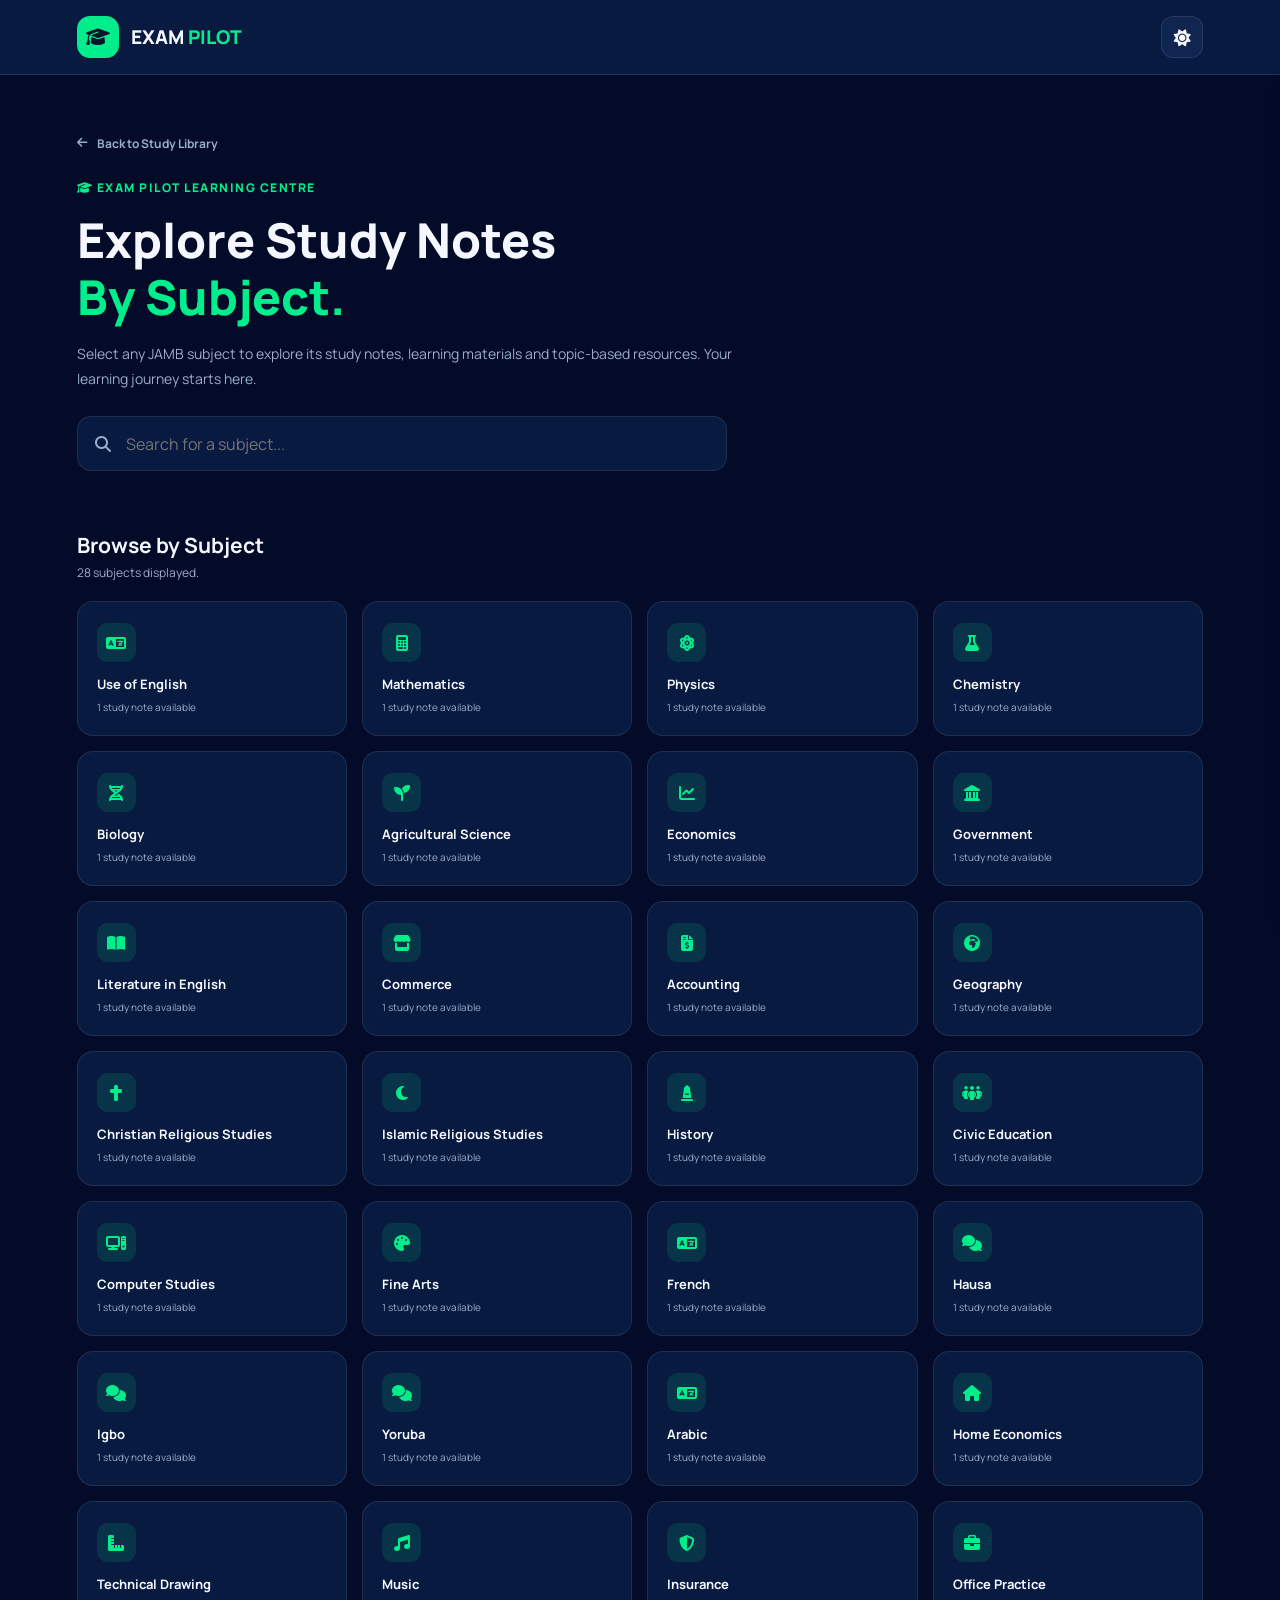
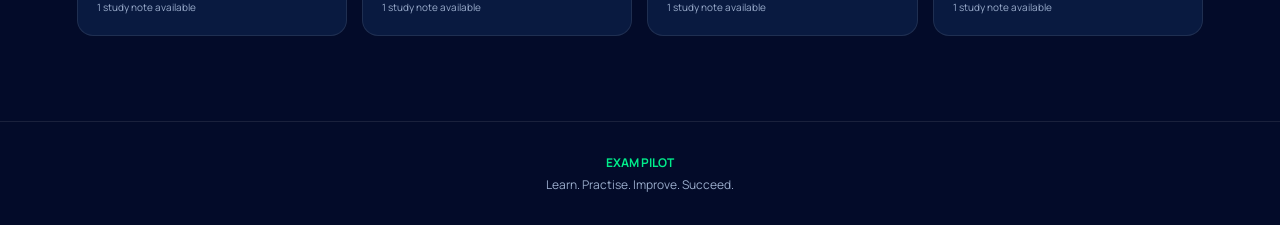
<file: study-notes.html>
<!DOCTYPE html>
<html lang="en">
<head>
<meta charset="UTF-8">
<meta name="viewport" content="width=device-width, initial-scale=1.0">
<meta name="theme-color" content="#030b29">

<title>Study Notes | Exam Pilot</title>

<link rel="preconnect" href="https://fonts.googleapis.com">
<link rel="preconnect" href="https://fonts.gstatic.com" crossorigin>
<link href="https://fonts.googleapis.com/css2?family=Manrope:wght@400;500;600;700;800&display=swap" rel="stylesheet">

<link rel="stylesheet" href="https://cdnjs.cloudflare.com/ajax/libs/font-awesome/6.5.2/css/all.min.css">

<style>
:root {
  --bg: #030b29;
  --panel: #091a40;
  --panel2: #102650;
  --text: #f4f7ff;
  --muted: #9aaccb;
  --green: #00ed8b;
  --blue: #4388ff;
  --border: rgba(255,255,255,.09);
  --shadow: 0 15px 45px rgba(0,0,0,.18);
}

body.light {
  --bg: #f3f6fc;
  --panel: #ffffff;
  --panel2: #edf2fb;
  --text: #102044;
  --muted: #66748f;
  --green: #00a96b;
  --blue: #2563eb;
  --border: rgba(15,35,75,.12);
  --shadow: 0 12px 35px rgba(20,40,80,.08);
}

* {
  margin: 0;
  padding: 0;
  box-sizing: border-box;
}

body {
  font-family: 'Manrope', sans-serif;
  background: var(--bg);
  color: var(--text);
  min-height: 100vh;
  transition: background .25s, color .25s;
}

button, input {
  font: inherit;
}

button {
  cursor: pointer;
}

a {
  color: inherit;
  text-decoration: none;
}

/* TOPBAR */

.topbar {
  height: 75px;
  padding: 0 6%;
  display: flex;
  align-items: center;
  justify-content: space-between;
  background: var(--panel);
  border-bottom: 1px solid var(--border);
  position: sticky;
  top: 0;
  z-index: 100;
}

.brand {
  display: flex;
  align-items: center;
  gap: 12px;
  font-size: 19px;
  font-weight: 800;
}

.brand-icon {
  width: 42px;
  height: 42px;
  display: grid;
  place-items: center;
  border-radius: 13px;
  background: var(--green);
  color: #03152c;
}

.brand span {
  color: var(--green);
}

.top-actions {
  display: flex;
  gap: 12px;
}

.icon-btn {
  width: 42px;
  height: 42px;
  border: 1px solid var(--border);
  background: var(--panel2);
  color: var(--text);
  border-radius: 12px;
  display: grid;
  place-items: center;
  font-size: 17px;
}

.icon-btn:hover {
  color: var(--green);
  border-color: var(--green);
}

.menu-btn {
  display: none;
}

/* NAVIGATION DRAWER */

.nav-drawer {
  position: fixed;
  top: 75px;
  right: 0;
  width: 290px;
  max-width: 85%;
  height: calc(100vh - 75px);
  background: var(--panel);
  border-left: 1px solid var(--border);
  padding: 25px;
  z-index: 99;
  transform: translateX(110%);
  transition: transform .3s ease;
  box-shadow: var(--shadow);
}

.nav-drawer.open {
  transform: translateX(0);
}

.nav-drawer h3 {
  font-size: 13px;
  color: var(--muted);
  margin-bottom: 18px;
  text-transform: uppercase;
  letter-spacing: 1px;
}

.nav-link {
  display: flex;
  align-items: center;
  gap: 13px;
  padding: 15px;
  border-radius: 12px;
  margin-bottom: 8px;
  font-size: 14px;
  font-weight: 700;
}

.nav-link:hover,
.nav-link.active {
  background: var(--panel2);
  color: var(--green);
}

.drawer-overlay {
  position: fixed;
  inset: 75px 0 0;
  background: rgba(0,0,0,.45);
  z-index: 98;
  display: none;
}

.drawer-overlay.show {
  display: block;
}

/* MAIN */

.container {
  width: 88%;
  max-width: 1250px;
  margin: auto;
}

.hero {
  padding: 55px 0 35px;
}

.back-link {
  display: inline-flex;
  gap: 9px;
  align-items: center;
  color: var(--muted);
  font-size: 12px;
  font-weight: 700;
  margin-bottom: 27px;
}

.back-link:hover {
  color: var(--green);
}

.eyebrow {
  color: var(--green);
  font-size: 12px;
  font-weight: 800;
  letter-spacing: 1.5px;
  text-transform: uppercase;
  margin-bottom: 15px;
}

.hero h1 {
  font-size: clamp(30px, 5vw, 48px);
  line-height: 1.2;
  font-weight: 800;
}

.hero h1 span {
  color: var(--green);
}

.hero p {
  color: var(--muted);
  font-size: 14px;
  line-height: 1.8;
  max-width: 700px;
  margin-top: 15px;
}

/* SEARCH */

.search-box {
  position: relative;
  margin-top: 25px;
  max-width: 650px;
}

.search-box i {
  position: absolute;
  left: 18px;
  top: 50%;
  transform: translateY(-50%);
  color: var(--muted);
}

.search-box input {
  width: 100%;
  height: 55px;
  padding: 0 18px 0 48px;
  background: var(--panel);
  border: 1px solid var(--border);
  border-radius: 14px;
  color: var(--text);
  outline: none;
}

.search-box input:focus {
  border-color: var(--green);
}

/* SECTION */

.section {
  padding: 25px 0 40px;
}

.section-heading {
  display: flex;
  justify-content: space-between;
  align-items: center;
  gap: 15px;
  margin-bottom: 20px;
}

.section-heading h2 {
  font-size: 21px;
}

.section-heading p {
  color: var(--muted);
  font-size: 12px;
  margin-top: 5px;
}

/* SUBJECT GRID */

.subject-grid {
  display: grid;
  grid-template-columns: repeat(4, 1fr);
  gap: 15px;
}

.subject-card {
  background: var(--panel);
  border: 1px solid var(--border);
  border-radius: 16px;
  padding: 19px;
  text-align: left;
  color: var(--text);
  min-height: 135px;
  transition: .2s;
}

.subject-card:hover,
.subject-card.selected {
  border-color: var(--green);
  transform: translateY(-3px);
}

.subject-card.selected {
  background: var(--panel2);
}

.subject-icon {
  width: 39px;
  height: 39px;
  display: grid;
  place-items: center;
  border-radius: 11px;
  background: rgba(0,237,139,.12);
  color: var(--green);
  margin-bottom: 13px;
  font-size: 16px;
}

.subject-card h3 {
  font-size: 13px;
  line-height: 1.5;
}

.subject-card p {
  color: var(--muted);
  font-size: 10px;
  margin-top: 5px;
}

/* SELECTED SUBJECT */

.selected-panel {
  display: none;
  background: var(--panel);
  border: 1px solid var(--border);
  border-radius: 19px;
  padding: 25px;
  margin-top: 30px;
}

.selected-panel.show {
  display: block;
}

.selected-header {
  display: flex;
  align-items: center;
  justify-content: space-between;
  gap: 15px;
  flex-wrap: wrap;
  margin-bottom: 20px;
}

.selected-title {
  display: flex;
  align-items: center;
  gap: 13px;
}

.selected-title .subject-icon {
  margin: 0;
  width: 48px;
  height: 48px;
  font-size: 20px;
}

.selected-title h2 {
  font-size: 18px;
}

.selected-title p {
  color: var(--muted);
  font-size: 11px;
  margin-top: 4px;
}

.clear-btn {
  background: var(--panel2);
  color: var(--text);
  border: 1px solid var(--border);
  border-radius: 9px;
  padding: 9px 13px;
  font-size: 11px;
  font-weight: 700;
}

.clear-btn:hover {
  border-color: var(--green);
  color: var(--green);
}

.status-banner {
  display: none;
  margin-bottom: 16px;
  padding: 12px 15px;
  border-radius: 11px;
  background: rgba(67, 136, 255, .12);
  border: 1px solid rgba(67, 136, 255, .3);
  color: var(--text);
  font-size: 12px;
  line-height: 1.5;
}

.status-banner.show {
  display: flex;
  align-items: center;
  justify-content: space-between;
  gap: 12px;
}

/* NOTES */

.notes-grid {
  display: grid;
  grid-template-columns: repeat(3, 1fr);
  gap: 15px;
}

.note-card {
  background: var(--panel2);
  border: 1px solid var(--border);
  border-radius: 14px;
  padding: 17px;
  transition: .2s;
  display: flex;
  flex-direction: column;
}

.note-card:hover {
  border-color: var(--green);
  transform: translateY(-3px);
}

.note-top {
  display: flex;
  justify-content: space-between;
  align-items: center;
  margin-bottom: 15px;
}

.pdf-icon {
  width: 39px;
  height: 39px;
  border-radius: 11px;
  display: grid;
  place-items: center;
  color: #ff7777;
  background: rgba(255,70,70,.12);
}

.note-top-right {
  display: flex;
  align-items: center;
  gap: 8px;
}

.status-pill {
  font-size: 10px;
  font-weight: 800;
  padding: 4px 8px;
  border-radius: 999px;
  text-transform: uppercase;
  letter-spacing: .5px;
}

.status-pill.ready {
  background: rgba(0, 237, 139, .14);
  color: var(--green);
}

.status-pill.placeholder {
  background: rgba(255, 202, 82, .15);
  color: #ffca52;
}

.favourite-btn {
  background: transparent;
  border: none;
  color: var(--muted);
  font-size: 17px;
  padding: 5px;
}

.favourite-btn.saved {
  color: #ffca52;
}

.note-card h3 {
  font-size: 13px;
  line-height: 1.6;
  margin-bottom: 8px;
}

.note-card p {
  color: var(--muted);
  font-size: 11px;
  line-height: 1.6;
  flex: 1;
}

.note-footer {
  display: flex;
  align-items: center;
  justify-content: space-between;
  gap: 8px;
  border-top: 1px solid var(--border);
  padding-top: 13px;
  margin-top: 15px;
}

.note-tag {
  font-size: 10px;
  color: var(--green);
  font-weight: 800;
}

.read-btn {
  border: none;
  background: var(--green);
  color: #03152c;
  padding: 9px 12px;
  border-radius: 8px;
  font-size: 10px;
  font-weight: 800;
}

.empty-state {
  grid-column: 1 / -1;
  background: var(--panel2);
  border: 1px dashed var(--border);
  border-radius: 14px;
  padding: 35px 20px;
  text-align: center;
  color: var(--muted);
  line-height: 1.8;
  font-size: 12px;
}

.empty-state i {
  display: block;
  font-size: 27px;
  margin-bottom: 12px;
}

/* FOOTER */

footer {
  border-top: 1px solid var(--border);
  margin-top: 45px;
  padding: 30px 6%;
  text-align: center;
  color: var(--muted);
  font-size: 12px;
  line-height: 1.8;
}

footer strong {
  color: var(--green);
}

/* RESPONSIVE */

@media(max-width: 950px) {
  .subject-grid {
    grid-template-columns: repeat(3, 1fr);
  }

  .notes-grid {
    grid-template-columns: repeat(2, 1fr);
  }
}

@media(max-width: 600px) {
  .topbar {
    height: 67px;
    padding: 0 5%;
  }

  .brand {
    font-size: 15px;
  }

  .brand-icon {
    width: 37px;
    height: 37px;
  }

  .menu-btn {
    display: grid;
  }

  .container {
    width: 90%;
  }

  .hero {
    padding: 38px 0 25px;
  }

  .hero p {
    font-size: 12px;
  }

  .subject-grid {
    grid-template-columns: repeat(2, 1fr);
    gap: 11px;
  }

  .subject-card {
    min-height: 125px;
    padding: 14px;
  }

  .subject-card h3 {
    font-size: 12px;
  }

  .notes-grid {
    grid-template-columns: 1fr;
  }

  .selected-panel {
    padding: 16px;
  }

  .nav-drawer {
    top: 67px;
    height: calc(100vh - 67px);
  }

  .drawer-overlay {
    top: 67px;
  }

  .section-heading h2 {
    font-size: 18px;
  }
}
</style>
</head>

<body>

<header class="topbar">

  <a href="index.html" class="brand">
    <div class="brand-icon">
      <i class="fas fa-graduation-cap"></i>
    </div>
    <div>EXAM <span>PILOT</span></div>
  </a>

  <div class="top-actions">

    <button class="icon-btn" id="themeToggle"
      aria-label="Toggle theme" title="Toggle theme">
      <i class="fas fa-sun"></i>
    </button>

    <button class="icon-btn menu-btn" id="menuToggle"
      aria-label="Open menu" aria-expanded="false">
      <i class="fas fa-bars"></i>
    </button>

  </div>
</header>

<div class="drawer-overlay" id="drawerOverlay"></div>

<aside class="nav-drawer" id="navDrawer">

  <h3>Navigation</h3>

  <a href="index.html" class="nav-link">
    <i class="fas fa-house"></i> Home
  </a>

  <a href="practice.html" class="nav-link">
    <i class="fas fa-pen-to-square"></i> Practice Centre
  </a>

  <a href="study-library.html" class="nav-link">
    <i class="fas fa-book-open"></i> Study Library
  </a>

  <a href="study-notes.html" class="nav-link active">
    <i class="fas fa-book"></i> Study Notes
  </a>

  <a href="cbt.html" class="nav-link">
    <i class="fas fa-laptop"></i> CBT Examination
  </a>

</aside>

<main class="container">

  <section class="hero">

    <a href="study-library.html" class="back-link">
      <i class="fas fa-arrow-left"></i>
      Back to Study Library
    </a>

    <div class="eyebrow">
      <i class="fas fa-graduation-cap"></i>
      EXAM PILOT LEARNING CENTRE
    </div>

    <h1>
      Explore Study Notes<br>
      <span>By Subject.</span>
    </h1>

    <p>
      Select any JAMB subject to explore its study notes,
      learning materials and topic-based resources.
      Your learning journey starts here.
    </p>

    <div class="search-box">
      <i class="fas fa-search"></i>
      <input
        type="search"
        id="subjectSearch"
        placeholder="Search for a subject..."
        aria-label="Search for a subject"
        autocomplete="off">
    </div>

  </section>

  <section class="section" id="subjectsSection">

    <div class="section-heading">
      <div>
        <h2>Browse by Subject</h2>
        <p id="subjectCount">Explore available JAMB subjects.</p>
      </div>
    </div>

    <div class="subject-grid" id="subjectGrid"></div>

  </section>

  <section class="selected-panel" id="selectedPanel">

    <div class="selected-header">

      <div class="selected-title">

        <div class="subject-icon">
          <i class="fas fa-book-open"></i>
        </div>

        <div>
          <h2 id="selectedSubjectName">Subject</h2>
          <p id="selectedSubjectDescription">
            Available study materials
          </p>
        </div>

      </div>

      <button class="clear-btn" id="clearSubject">
        <i class="fas fa-arrow-left"></i> All Subjects
      </button>

    </div>

    <div class="status-banner" id="statusBanner">
      <span id="statusBannerText"></span>
    </div>

    <div class="search-box" style="margin:0 0 20px;">
      <i class="fas fa-search"></i>
      <input
        type="search"
        id="noteSearch"
        placeholder="Search notes in this subject..."
        aria-label="Search notes in this subject"
        autocomplete="off">
    </div>

    <div class="notes-grid" id="notesGrid">

      <div class="empty-state">
        <i class="fas fa-spinner fa-spin"></i>
        Loading study materials...
      </div>

    </div>

  </section>

</main>

<footer>
  <strong>EXAM PILOT</strong><br>
  Learn. Practise. Improve. Succeed.
</footer>

<script>

/* =====================================
   THEME MANAGEMENT
===================================== */

const themeToggle = document.getElementById("themeToggle");

function applyTheme(theme) {
  document.body.classList.toggle("light", theme === "light");

  themeToggle.innerHTML = theme === "light"
    ? '<i class="fas fa-moon"></i>'
    : '<i class="fas fa-sun"></i>';

  localStorage.setItem("examPilotTheme", theme);
}

applyTheme(localStorage.getItem("examPilotTheme") || "dark");

themeToggle.addEventListener("click", () => {
  applyTheme(
    document.body.classList.contains("light") ? "dark" : "light"
  );
});


/* =====================================
   NAVIGATION MENU
===================================== */

const menuToggle = document.getElementById("menuToggle");
const navDrawer = document.getElementById("navDrawer");
const drawerOverlay = document.getElementById("drawerOverlay");

function closeMenu() {
  navDrawer.classList.remove("open");
  drawerOverlay.classList.remove("show");
  menuToggle.setAttribute("aria-expanded", "false");
  menuToggle.innerHTML = '<i class="fas fa-bars"></i>';
}

menuToggle.addEventListener("click", () => {
  const isOpen = navDrawer.classList.contains("open");

  if (isOpen) {
    closeMenu();
  } else {
    navDrawer.classList.add("open");
    drawerOverlay.classList.add("show");
    menuToggle.setAttribute("aria-expanded", "true");
    menuToggle.innerHTML = '<i class="fas fa-times"></i>';
  }
});

drawerOverlay.addEventListener("click", closeMenu);

document.querySelectorAll(".nav-link").forEach(link => {
  link.addEventListener("click", closeMenu);
});

document.addEventListener("keydown", event => {
  if (event.key === "Escape") closeMenu();
});


/* =====================================
   JAMB SUBJECT DATABASE
===================================== */

const defaultSubjects = [
  { name: "Use of English", icon: "fa-language" },
  { name: "Mathematics", icon: "fa-calculator" },
  { name: "Physics", icon: "fa-atom" },
  { name: "Chemistry", icon: "fa-flask" },
  { name: "Biology", icon: "fa-dna" },
  { name: "Agricultural Science", icon: "fa-seedling" },
  { name: "Economics", icon: "fa-chart-line" },
  { name: "Government", icon: "fa-landmark" },
  { name: "Literature in English", icon: "fa-book-open" },
  { name: "Commerce", icon: "fa-store" },
  { name: "Accounting", icon: "fa-file-invoice-dollar" },
  { name: "Geography", icon: "fa-earth-africa" },
  { name: "Christian Religious Studies", icon: "fa-cross" },
  { name: "Islamic Religious Studies", icon: "fa-moon" },
  { name: "History", icon: "fa-monument" },
  { name: "Civic Education", icon: "fa-people-group" },
  { name: "Computer Studies", icon: "fa-computer" },
  { name: "Fine Arts", icon: "fa-palette" },
  { name: "French", icon: "fa-language" },
  { name: "Hausa", icon: "fa-comments" },
  { name: "Igbo", icon: "fa-comments" },
  { name: "Yoruba", icon: "fa-comments" },
  { name: "Arabic", icon: "fa-language" },
  { name: "Home Economics", icon: "fa-house" },
  { name: "Technical Drawing", icon: "fa-ruler-combined" },
  { name: "Music", icon: "fa-music" },
  { name: "Insurance", icon: "fa-shield-halved" },
  { name: "Office Practice", icon: "fa-briefcase" }
];

let subjects = [...defaultSubjects];
let allMaterials = [];
let catalogueLoaded = false;
let selectedSubject = "";


/* =====================================
   SAFE HELPERS
===================================== */

function escapeHTML(value) {
  return String(value ?? "").replace(/[&<>"']/g, char => ({
    "&": "&amp;",
    "<": "&lt;",
    ">": "&gt;",
    '"': "&quot;",
    "'": "&#39;"
  })[char]);
}

function normalise(value) {
  return String(value || "")
    .toLowerCase()
    .replace(/&/g, "and")
    .replace(/[^a-z0-9]+/g, " ")
    .trim();
}

function getMaterialId(material) {
  return String(
    material.id ||
    material.file ||
    material.pdf ||
    material.title ||
    ""
  );
}

function getFavourites() {
  try {
    return JSON.parse(
      localStorage.getItem("examPilotFavourites") || "[]"
    );
  } catch {
    return [];
  }
}

function saveFavourites(items) {
  localStorage.setItem(
    "examPilotFavourites",
    JSON.stringify(items)
  );
}

function showStatusMessage(message) {
  const banner = document.getElementById("statusBanner");
  const text = document.getElementById("statusBannerText");
  text.textContent = message;
  banner.classList.add("show");
}

function hideStatusMessage() {
  const banner = document.getElementById("statusBanner");
  banner.classList.remove("show");
}


/* =====================================
   MATERIAL FILTERING & COUNTS
===================================== */

function getStudyNotes() {
  return allMaterials.filter(material => {
    const category = normalise(material.category);
    return category === "study notes" || category === "notes";
  });
}

function getSubjectNoteCount(subjectName) {
  return getStudyNotes().filter(
    material => normalise(material.subject) === normalise(subjectName)
  ).length;
}


/* =====================================
   SUBJECT GRID
===================================== */

const subjectGrid = document.getElementById("subjectGrid");
const subjectSearch = document.getElementById("subjectSearch");

function renderSubjects() {
  const query = normalise(subjectSearch.value);

  const filtered = subjects.filter(subject =>
    normalise(subject.name).includes(query)
  );

  document.getElementById("subjectCount").textContent =
    `${filtered.length} subject${filtered.length === 1 ? "" : "s"} displayed.`;

  if (!filtered.length) {
    subjectGrid.innerHTML = `
      <div class="empty-state">
        <i class="fas fa-search"></i>
        No matching subject found.
      </div>
    `;
    return;
  }

  subjectGrid.innerHTML = filtered.map(subject => {
    const count = getSubjectNoteCount(subject.name);
    const metaText = !catalogueLoaded
      ? "Explore study materials"
      : count === 0
        ? "No study notes yet"
        : `${count} study note${count === 1 ? "" : "s"} available`;

    return `
      <button
        class="subject-card ${
          normalise(selectedSubject) === normalise(subject.name)
            ? "selected"
            : ""
        }"
        data-subject="${escapeHTML(subject.name)}">

        <div class="subject-icon">
          <i class="fas ${subject.icon}"></i>
        </div>

        <h3>${escapeHTML(subject.name)}</h3>

        <p>${escapeHTML(metaText)}</p>

      </button>
    `;
  }).join("");

  subjectGrid.querySelectorAll(".subject-card").forEach(card => {
    card.addEventListener("click", () => {
      selectSubject(card.dataset.subject);
    });
  });
}

subjectSearch.addEventListener("input", renderSubjects);


/* =====================================
   SUBJECT SELECTION
===================================== */

const selectedPanel = document.getElementById("selectedPanel");
const selectedSubjectName = document.getElementById("selectedSubjectName");
const selectedSubjectDescription = document.getElementById("selectedSubjectDescription");
const notesGrid = document.getElementById("notesGrid");
const noteSearch = document.getElementById("noteSearch");

function selectSubject(subjectName, shouldScroll = true) {
  selectedSubject = subjectName;
  hideStatusMessage();

  selectedSubjectName.textContent = subjectName;
  selectedSubjectDescription.textContent =
    "Study notes and learning materials for " + subjectName;

  selectedPanel.classList.add("show");

  noteSearch.value = "";

  renderSubjects();
  renderNotes();

  if (shouldScroll) {
    selectedPanel.scrollIntoView({
      behavior: "smooth",
      block: "start"
    });
  }
}

document.getElementById("clearSubject").addEventListener("click", () => {
  selectedSubject = "";
  hideStatusMessage();
  selectedPanel.classList.remove("show");
  renderSubjects();

  document.getElementById("subjectsSection").scrollIntoView({
    behavior: "smooth"
  });
});

noteSearch.addEventListener("input", renderNotes);


/* =====================================
   NOTES RENDERING
===================================== */

function renderNotes() {
  if (!selectedSubject) return;

  const query = normalise(noteSearch.value);

  const notes = getStudyNotes().filter(material => {
    const sameSubject =
      normalise(material.subject) === normalise(selectedSubject);

    const searchable = normalise([
      material.title,
      material.description,
      material.year,
      ...(Array.isArray(material.tags) ? material.tags : [])
    ].join(" "));

    return sameSubject && (!query || searchable.includes(query));
  });

  if (!notes.length) {
    notesGrid.innerHTML = `
      <div class="empty-state">
        <i class="fas fa-folder-open"></i>
        ${
          catalogueLoaded
            ? "No matching study notes found for this subject."
            : "The library catalogue could not be loaded. Please check that catalog.json is available."
        }
      </div>
    `;
    return;
  }

  notesGrid.innerHTML = notes.map(material => {
    const id = getMaterialId(material);
    const saved = getFavourites().includes(id);
    const isPlaceholder = normalise(material.status) === "placeholder";

    return `
      <article class="note-card">

        <div class="note-top">
          <div class="pdf-icon">
            <i class="fas fa-file-pdf"></i>
          </div>

          <div class="note-top-right">
            <span class="status-pill ${isPlaceholder ? "placeholder" : "ready"}">
              ${isPlaceholder ? "Coming Soon" : "Ready"}
            </span>

            <button
              class="favourite-btn ${saved ? "saved" : ""}"
              data-favourite="${encodeURIComponent(id)}"
              aria-label="Toggle favourite">

              <i class="${saved ? "fas" : "far"} fa-star"></i>
            </button>
          </div>
        </div>

        <h3>${escapeHTML(material.title || "Untitled Study Note")}</h3>

        <p>${escapeHTML(material.description || "Study material for " + selectedSubject)}</p>

        <div class="note-footer">
          <span class="note-tag">
            ${escapeHTML(selectedSubject)}${material.year ? " • " + escapeHTML(material.year) : ""}
          </span>

          <button
            class="read-btn"
            data-open="${encodeURIComponent(id)}">

            READ NOTE <i class="fas fa-arrow-right"></i>
          </button>
        </div>

      </article>
    `;
  }).join("");

  notesGrid.querySelectorAll("[data-favourite]").forEach(button => {
    button.addEventListener("click", () => {
      toggleFavourite(button.dataset.favourite);
    });
  });

  notesGrid.querySelectorAll("[data-open]").forEach(button => {
    button.addEventListener("click", () => {
      openMaterial(button.dataset.open);
    });
  });
}


/* =====================================
   FAVOURITES
===================================== */

function toggleFavourite(encodedId) {
  const id = decodeURIComponent(encodedId);

  let favourites = getFavourites();

  if (favourites.includes(id)) {
    favourites = favourites.filter(item => item !== id);
  } else {
    favourites.push(id);
  }

  saveFavourites(favourites);
  renderNotes();
}


/* =====================================
   OPEN PDF READER
===================================== */

function openMaterial(encodedId) {
  const id = decodeURIComponent(encodedId);

  const material = allMaterials.find(item =>
    getMaterialId(item) === id
  );

  if (!material) {
    showStatusMessage("This study material could not be found in catalog.json.");
    return;
  }

  window.location.href =
    "reader.html?id=" + encodeURIComponent(id);
}


/* =====================================
   LOAD CENTRAL CATALOGUE
===================================== */

function mergeSubjectsFromCatalog(catalogSubjects) {
  if (!Array.isArray(catalogSubjects) || !catalogSubjects.length) return;

  const iconMap = new Map(
    defaultSubjects.map(item => [normalise(item.name), item.icon])
  );

  subjects = catalogSubjects.map(name => ({
    name: String(name),
    icon: iconMap.get(normalise(name)) || "fa-book"
  }));
}

async function loadCatalogue() {
  try {
    const response = await fetch("catalog.json", {
      cache: "no-cache"
    });

    if (!response.ok) {
      throw new Error("Catalogue not found.");
    }

    const data = await response.json();

    if (!Array.isArray(data) && Array.isArray(data.subjects)) {
      mergeSubjectsFromCatalog(data.subjects);
    }

    allMaterials = Array.isArray(data)
      ? data
      : Array.isArray(data.materials)
        ? data.materials
        : [];

    catalogueLoaded = true;
    renderSubjects();

    const params = new URLSearchParams(window.location.search);
    const querySubject = params.get("subject");
    if (querySubject && !selectedSubject) {
      const matched = subjects.find(
        s => normalise(s.name) === normalise(querySubject)
      );
      if (matched) {
        selectSubject(matched.name, false);
        return;
      }
    }

    if (selectedSubject) renderNotes();

  } catch (error) {
    console.warn("Study notes catalogue:", error);

    catalogueLoaded = false;
    allMaterials = [];
    renderSubjects();
  }
}


/* =====================================
   INITIALISE PAGE
===================================== */

renderSubjects();
loadCatalogue();

</script>

</body>
</html>
</file>
<file: library.css>
/* =====================================================
   EXAM PILOT — STUDY LIBRARY DESIGN SYSTEM
   Version: 1.0
   Compatible with library.js
===================================================== */

/* =====================================
   1. DESIGN VARIABLES
===================================== */

:root {
  --ep-primary: #030b29;
  --ep-secondary: #091a40;
  --ep-card: #102650;
  --ep-card-hover: #17335f;

  --ep-accent: #00ed8b;
  --ep-accent-dark: #00b96c;

  --ep-text: #f4f7ff;
  --ep-muted: #9aaccb;

  --ep-border: rgba(255,255,255,.10);
  --ep-shadow: 0 12px 35px rgba(0,0,0,.18);

  --ep-radius: 16px;
  --ep-radius-sm: 10px;

  --ep-transition: .25s ease;
}

/* LIGHT THEME */

body.light {
  --ep-primary: #edf2f9;
  --ep-secondary: #ffffff;
  --ep-card: #ffffff;
  --ep-card-hover: #f1f7f4;

  --ep-accent: #00a96b;
  --ep-accent-dark: #008c59;

  --ep-text: #102044;
  --ep-muted: #66748f;

  --ep-border: rgba(15,35,75,.12);
  --ep-shadow: 0 8px 25px rgba(15,35,75,.07);
}

/* =====================================
   2. GLOBAL RESET
===================================== */

.ep-library,
.ep-library * {
  box-sizing: border-box;
}

.ep-library {
  background: var(--ep-primary);
  color: var(--ep-text);

  min-height: 100vh;
  font-family: 'Manrope', sans-serif;

  transition: background var(--ep-transition),
              color var(--ep-transition);
}

.ep-library button,
.ep-library input,
.ep-library select {
  font: inherit;
}

.ep-library button {
  cursor: pointer;
}

.ep-library a {
  color: inherit;
  text-decoration: none;
}

.ep-library img {
  max-width: 100%;
}

/* =====================================
   3. MAIN CONTAINER
===================================== */

.ep-container {
  width: min(1200px, 92%);
  margin: auto;
}

.ep-section {
  padding: 35px 0;
}

.ep-section-title {
  font-size: clamp(20px, 3vw, 27px);
  font-weight: 800;
  margin-bottom: 8px;
}

.ep-section-description {
  color: var(--ep-muted);
  font-size: 13px;
  line-height: 1.8;
}

/* =====================================
   4. HEADER
===================================== */

.ep-header {
  background: var(--ep-secondary);
  border-bottom: 1px solid var(--ep-border);

  padding: 15px 4%;

  display: flex;
  align-items: center;
  justify-content: space-between;
  gap: 15px;

  position: sticky;
  top: 0;
  z-index: 100;
}

.ep-brand {
  display: flex;
  align-items: center;
  gap: 11px;

  font-size: 17px;
  font-weight: 800;
}

.ep-brand-icon {
  width: 42px;
  height: 42px;

  background: var(--ep-accent);
  color: #03152c;

  border-radius: 12px;

  display: grid;
  place-items: center;
}

.ep-brand-accent {
  color: var(--ep-accent);
}

.ep-header-actions {
  display: flex;
  align-items: center;
  gap: 9px;
}

/* =====================================
   5. BUTTONS
===================================== */

.ep-btn {
  display: inline-flex;
  align-items: center;
  justify-content: center;
  gap: 9px;

  padding: 12px 18px;

  border: 1px solid var(--ep-border);
  border-radius: var(--ep-radius-sm);

  background: var(--ep-card);
  color: var(--ep-text);

  font-size: 13px;
  font-weight: 700;

  transition: var(--ep-transition);
}

.ep-btn:hover {
  transform: translateY(-2px);
  border-color: var(--ep-accent);
}

.ep-btn-primary {
  background: var(--ep-accent);
  color: #03152c;
  border-color: var(--ep-accent);
}

.ep-btn-primary:hover {
  background: var(--ep-accent-dark);
  color: white;
}

.ep-btn-secondary {
  background: var(--ep-card);
  color: var(--ep-text);
}

.ep-btn-icon {
  width: 42px;
  height: 42px;
  padding: 0;
}

/* =====================================
   6. HERO SECTION
===================================== */

.ep-hero {
  padding: 55px 25px;

  background:
    radial-gradient(
      circle at 90% 10%,
      rgba(0,237,139,.16),
      transparent 35%
    ),
    linear-gradient(
      135deg,
      var(--ep-secondary),
      var(--ep-primary)
    );

  border: 1px solid var(--ep-border);
  border-radius: 22px;

  margin-top: 25px;
}

.ep-hero h1 {
  font-size: clamp(26px, 5vw, 43px);
  font-weight: 800;
  line-height: 1.25;
  margin-bottom: 15px;
}

.ep-hero h1 span {
  color: var(--ep-accent);
}

.ep-hero p {
  color: var(--ep-muted);
  max-width: 620px;
  font-size: 14px;
  line-height: 1.9;
}

/* =====================================
   7. STATISTICS
===================================== */

.ep-stats {
  display: grid;
  grid-template-columns: repeat(4, 1fr);
  gap: 15px;
  margin-top: 25px;
}

.ep-stat {
  background: var(--ep-card);
  border: 1px solid var(--ep-border);
  border-radius: var(--ep-radius);

  padding: 20px;
}

.ep-stat-icon {
  color: var(--ep-accent);
  font-size: 22px;
  margin-bottom: 12px;
}

.ep-stat-value {
  font-size: 25px;
  font-weight: 800;
}

.ep-stat-label {
  color: var(--ep-muted);
  font-size: 11px;
  margin-top: 5px;
}

/* =====================================
   8. CATEGORY CARDS
===================================== */

.ep-category-grid {
  display: grid;
  grid-template-columns: repeat(3, 1fr);
  gap: 18px;
}

.ep-category-card {
  background: var(--ep-card);
  border: 1px solid var(--ep-border);
  border-radius: var(--ep-radius);

  padding: 25px;

  transition: var(--ep-transition);
}

.ep-category-card:hover {
  transform: translateY(-5px);
  border-color: var(--ep-accent);
  box-shadow: var(--ep-shadow);
}

.ep-category-icon {
  width: 53px;
  height: 53px;

  border-radius: 15px;

  display: grid;
  place-items: center;

  background: rgba(0,237,139,.12);
  color: var(--ep-accent);

  font-size: 23px;
  margin-bottom: 18px;
}

.ep-category-card h3 {
  font-size: 16px;
  font-weight: 800;
  margin-bottom: 10px;
}

.ep-category-card p {
  font-size: 12px;
  color: var(--ep-muted);
  line-height: 1.8;
}

.ep-category-link {
  display: inline-flex;
  align-items: center;
  gap: 8px;

  margin-top: 20px;

  color: var(--ep-accent);
  font-size: 12px;
  font-weight: 800;
}

/* =====================================
   9. SUBJECT GRID
===================================== */

.ep-subject-grid {
  display: grid;
  grid-template-columns: repeat(4, 1fr);
  gap: 13px;
}

.ep-subject-card {
  background: var(--ep-card);
  border: 1px solid var(--ep-border);
  border-radius: 13px;

  padding: 18px;

  transition: var(--ep-transition);
}

.ep-subject-card:hover,
.ep-subject-card.active {
  border-color: var(--ep-accent);
  background: var(--ep-card-hover);
}

.ep-subject-card h3 {
  font-size: 13px;
  font-weight: 800;
}

.ep-subject-card p {
  color: var(--ep-muted);
  font-size: 11px;
  margin-top: 8px;
}

/* =====================================
   10. SEARCH BAR
===================================== */

.ep-search-wrapper {
  display: flex;
  align-items: center;
  gap: 10px;

  background: var(--ep-card);

  border: 1px solid var(--ep-border);
  border-radius: 13px;

  padding: 5px 15px;

  transition: var(--ep-transition);
}

.ep-search-wrapper:focus-within {
  border-color: var(--ep-accent);
}

.ep-search-wrapper i {
  color: var(--ep-muted);
}

.ep-search {
  width: 100%;
  min-width: 0;

  padding: 12px 0;

  border: none;
  outline: none;

  background: transparent;
  color: var(--ep-text);

  font-size: 13px;
}

.ep-search::placeholder {
  color: var(--ep-muted);
}

/* =====================================
   11. FILTER BUTTONS
===================================== */

.ep-filter-list {
  display: flex;
  flex-wrap: wrap;
  gap: 9px;
  margin: 20px 0;
}

.ep-filter {
  padding: 9px 15px;

  background: var(--ep-card);
  color: var(--ep-muted);

  border: 1px solid var(--ep-border);
  border-radius: 30px;

  font-size: 11px;
  font-weight: 700;
}

.ep-filter.active,
.ep-filter:hover {
  background: var(--ep-accent);
  color: #03152c;
  border-color: var(--ep-accent);
}

/* =====================================
   12. MATERIAL CARDS
===================================== */

.ep-material-grid {
  display: grid;
  grid-template-columns: repeat(3, 1fr);
  gap: 17px;
}

.ep-material-card {
  background: var(--ep-card);
  border: 1px solid var(--ep-border);
  border-radius: var(--ep-radius);

  padding: 19px;

  transition: var(--ep-transition);
  position: relative;
}

.ep-material-card:hover {
  border-color: var(--ep-accent);
  transform: translateY(-3px);
  box-shadow: var(--ep-shadow);
}

.ep-material-top {
  display: flex;
  justify-content: space-between;
  align-items: center;
  gap: 10px;
  margin-bottom: 17px;
}

.ep-pdf-icon {
  width: 43px;
  height: 43px;

  display: grid;
  place-items: center;

  background: rgba(255,90,90,.12);
  color: #ff7777;

  border-radius: 12px;
  font-size: 20px;
}

.ep-material-card h3 {
  font-size: 14px;
  line-height: 1.6;
  margin-bottom: 9px;
}

.ep-material-description {
  color: var(--ep-muted);
  font-size: 11px;
  line-height: 1.8;
  min-height: 40px;
}

.ep-material-meta {
  display: flex;
  flex-wrap: wrap;
  gap: 8px;
  margin: 15px 0;
}

.ep-material-meta span {
  color: var(--ep-muted);
  font-size: 10px;
}

.ep-material-actions {
  display: flex;
  align-items: center;
  justify-content: space-between;
  gap: 10px;

  border-top: 1px solid var(--ep-border);
  padding-top: 15px;
}

/* =====================================
   13. STATUS BADGES
===================================== */

.ep-badge {
  display: inline-flex;
  align-items: center;

  padding: 6px 10px;

  border-radius: 30px;

  background: rgba(0,237,139,.12);
  color: var(--ep-accent);

  font-size: 10px;
  font-weight: 800;
}

.ep-badge-warning {
  background: rgba(255,190,60,.12);
  color: #ffbe3c;
}

.ep-badge-muted {
  background: rgba(150,160,180,.12);
  color: var(--ep-muted);
}

/* =====================================
   14. FAVOURITES
===================================== */

.ep-favourite {
  width: 36px;
  height: 36px;

  display: grid;
  place-items: center;

  background: var(--ep-secondary);
  color: var(--ep-muted);

  border: 1px solid var(--ep-border);
  border-radius: 50%;
}

.ep-favourite.active {
  color: #ff647c;
  border-color: #ff647c;
}

/* =====================================
   15. EMPTY STATES
===================================== */

.ep-empty {
  text-align: center;

  padding: 55px 20px;

  background: var(--ep-card);
  border: 1px dashed var(--ep-border);
  border-radius: var(--ep-radius);
}

.ep-empty i {
  font-size: 38px;
  color: var(--ep-muted);
  margin-bottom: 18px;
}

.ep-empty h3 {
  font-size: 16px;
  margin-bottom: 10px;
}

.ep-empty p {
  font-size: 12px;
  color: var(--ep-muted);
  line-height: 1.8;
}

/* =====================================
   16. LOADING STATES
===================================== */

.ep-loading {
  display: flex;
  flex-direction: column;
  align-items: center;
  justify-content: center;

  min-height: 200px;
  text-align: center;

  color: var(--ep-muted);
}

.ep-spinner {
  width: 40px;
  height: 40px;

  border: 4px solid var(--ep-border);
  border-top-color: var(--ep-accent);

  border-radius: 50%;

  animation: ep-spin .8s linear infinite;
  margin-bottom: 15px;
}

@keyframes ep-spin {
  to {
    transform: rotate(360deg);
  }
}

/* =====================================
   17. NOTIFICATIONS
===================================== */

.ep-toast {
  position: fixed;
  bottom: 25px;
  left: 50%;

  transform: translateX(-50%);

  padding: 13px 20px;

  background: var(--ep-card);
  color: var(--ep-text);

  border: 1px solid var(--ep-accent);
  border-radius: 12px;

  box-shadow: var(--ep-shadow);

  z-index: 9999;

  font-size: 12px;
  font-weight: 700;
}

/* =====================================
   18. FOOTER
===================================== */

.ep-footer {
  padding: 30px 5%;

  border-top: 1px solid var(--ep-border);

  background: var(--ep-secondary);

  text-align: center;
}

.ep-footer p {
  color: var(--ep-muted);
  font-size: 11px;
  line-height: 1.9;
}

.ep-footer strong {
  color: var(--ep-accent);
}

/* =====================================
   19. RESPONSIVE DESIGN
===================================== */

@media(max-width: 900px) {

  .ep-material-grid {
    grid-template-columns: repeat(2, 1fr);
  }

  .ep-subject-grid {
    grid-template-columns: repeat(3, 1fr);
  }

  .ep-stats {
    grid-template-columns: repeat(2, 1fr);
  }

}

@media(max-width: 600px) {

  .ep-container {
    width: 94%;
  }

  .ep-section {
    padding: 25px 0;
  }

  .ep-header {
    padding: 12px 3%;
  }

  .ep-brand {
    font-size: 13px;
  }

  .ep-brand-icon {
    width: 36px;
    height: 36px;
  }

  .ep-hero {
    padding: 35px 20px;
    border-radius: 16px;
  }

  .ep-category-grid {
    grid-template-columns: 1fr;
  }

  .ep-subject-grid {
    grid-template-columns: repeat(2, 1fr);
  }

  .ep-material-grid {
    grid-template-columns: 1fr;
  }

  .ep-stat {
    padding: 15px;
  }

  .ep-stat-value {
    font-size: 21px;
  }

  .ep-btn {
    padding: 10px 13px;
  }

}

/* =====================================
   20. ACCESSIBILITY
===================================== */

.ep-library button:focus-visible,
.ep-library a:focus-visible,
.ep-library input:focus-visible {
  outline: 2px solid var(--ep-accent);
  outline-offset: 3px;
}

@media(prefers-reduced-motion: reduce) {

  .ep-library *,
  .ep-library *::before,
  .ep-library *::after {
    animation-duration: .01ms !important;
    transition-duration: .01ms !important;
  }

}
</file>
